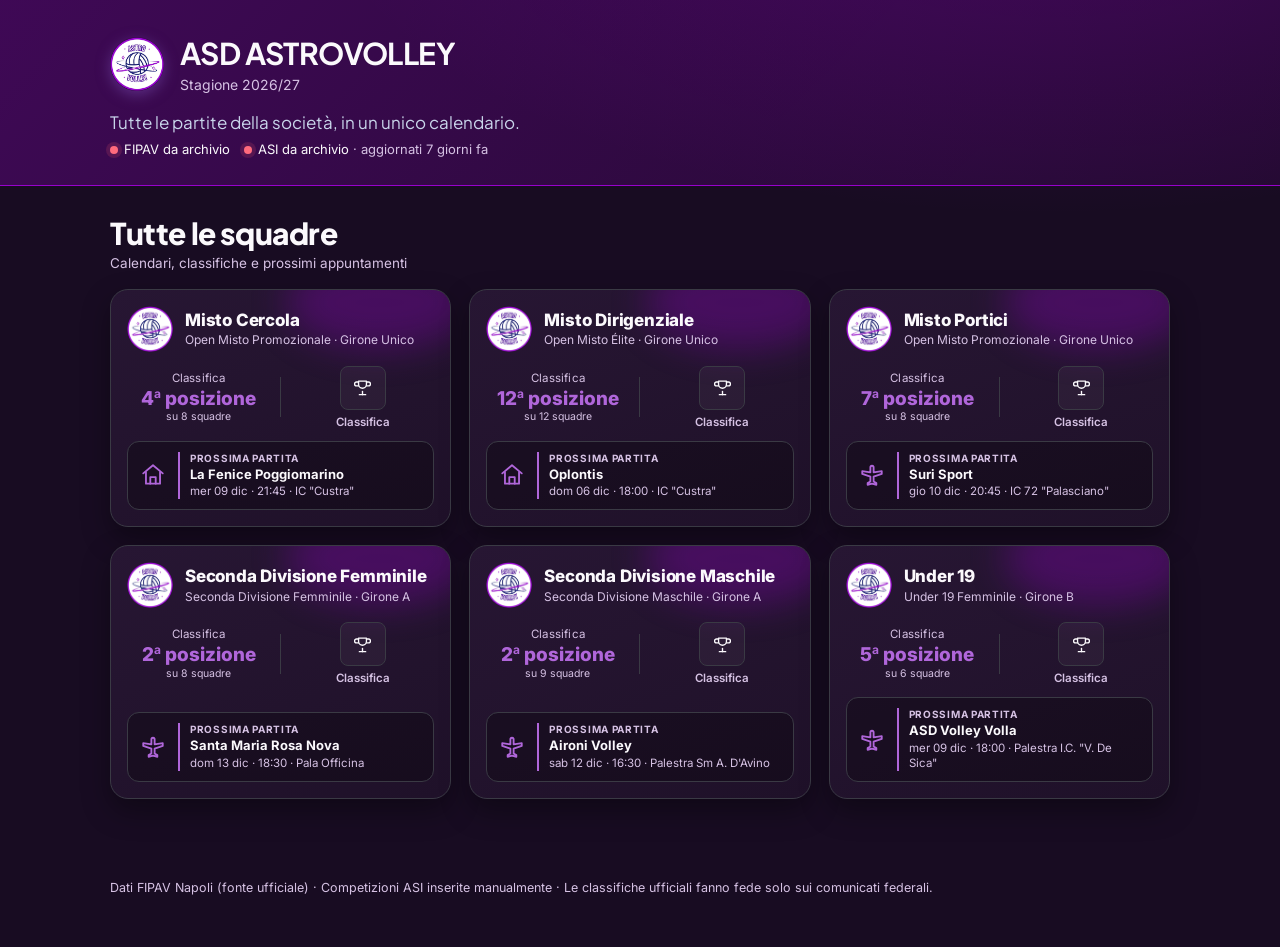
<file: site/index.html>
<!DOCTYPE html>
<html lang="it">
<head>
  <meta charset="UTF-8" />
  <meta name="viewport" content="width=device-width, initial-scale=1.0" />
  <title>ASD Astrovolley — Calendario e Classifiche</title>
  <meta name="description" content="Calendario unico di tutte le partite dell'ASD Astrovolley: campionati FIPAV e ASI, in ordine cronologico, con classifiche dei gironi." />
  <link rel="preconnect" href="https://fonts.googleapis.com" />
  <link rel="preconnect" href="https://fonts.gstatic.com" crossorigin />
  <link href="https://fonts.googleapis.com/css2?family=Inter:wght@400;500;600;700&family=Plus+Jakarta+Sans:wght@600;700;800&display=swap" rel="stylesheet" />
  <link rel="icon" type="image/png" href="assets/favicon.png" />
  <link rel="apple-touch-icon" href="assets/apple-touch-icon.png" />
  <link rel="manifest" href="manifest.json" />
  <meta name="theme-color" content="#180c22" />
  <link rel="stylesheet" href="styles.css" />
  <!-- Tema ufficiale: colori e animazioni, dopo gli stili strutturali. -->
  <link rel="stylesheet" href="tema.css" />
</head>
<body>
  <header class="hero">
    <div class="hero-inner">
      <div class="brand">
        <a class="brand-link" href="dirigenza/" title="Area dirigenza" aria-label="Area dirigenza">
          <img class="brand-mark" src="assets/logo-tondo.png" alt="Logo ASD Astrovolley" width="54" height="54" />
        </a>
        <div>
          <h1 id="societa">ASD Astrovolley</h1>
          <p class="season">Stagione <span id="stagione">—</span></p>
        </div>
      </div>
      <p class="tagline">Tutte le partite della società, in un unico calendario.</p>
        <p class="updated" id="updated">—</p>
    </div>
  </header>

  <main>
    <section id="landing" class="landing" hidden aria-label="Le nostre squadre">
      <div class="landing-head">
        <div>
          <h2 class="landing-title">Tutte le squadre</h2>
          <p class="landing-sub">Calendari, classifiche e prossimi appuntamenti</p>
        </div>
      </div>
      <div id="landing-grid" class="landing-grid"></div>
    </section>

    <div id="calendar-view">
    <button id="back-to-landing" class="back-btn" hidden>← Squadre</button>

    <!-- Vista squadra: classifica e giornata in corso. -->
    <div id="vista-squadra">
    <h2 id="team-title" class="page-title">Classifica</h2>

    <!-- Niente pannello attorno: la card e' gia' un riquadro. -->
    <section class="standings-card" aria-labelledby="standings-heading">
      <div class="card-top">
        <img class="club-logo" src="assets/logo-tondo.png" alt="Logo ASD Astrovolley"
             width="46" height="46" />
        <div>
          <h3 id="standings-heading" class="card-title">Classifica</h3>
          <p id="standings-sub" class="card-subtitle">—</p>
          <p class="card-comp"><span id="team-comp">—</span> · <span id="team-season">—</span></p>
        </div>
      </div>
      <div id="standings" class="standings"></div>
    </section>

    <section class="round-panel" aria-labelledby="round-heading">
      <div class="round-header">
        <h3 id="round-heading" class="round-title">Giornata in corso</h3>
        <button id="all-matches" class="all-matches-btn" type="button">
          <svg class="cal-icon" viewBox="0 0 24 24" width="15" height="15" aria-hidden="true">
            <rect x="3" y="5" width="18" height="16" rx="3" fill="none" stroke="currentColor" stroke-width="2"/>
            <path d="M3 10h18M8 3v4M16 3v4" fill="none" stroke="currentColor" stroke-width="2" stroke-linecap="round"/>
          </svg>
          Tutte le partite
        </button>
      </div>
      <div id="campionato" class="campionato"></div>
    </section>
    </div>

    <!-- Vista calendario: solo le partite, niente classifica ne' giornata.
         Vive sullo stesso indirizzo (?vista=calendario), cosi' il link si
         puo' condividere e il tasto Indietro torna alla vista squadra. -->
    <section id="vista-calendario" hidden aria-labelledby="cal-titolo">
      <div class="cal-head">
        <img class="cal-club-logo" src="assets/logo-tondo.png" alt="" width="44" height="44" />
        <div class="cal-head-text">
          <h2 id="cal-titolo" class="page-title">Calendario</h2>
          <p id="cal-comp" class="cal-comp">—</p>
        </div>
        <button id="vai-classifica" class="classifica-btn" type="button">
          <svg class="coppa-icon" viewBox="0 0 24 24" width="16" height="16" aria-hidden="true"
               fill="none" stroke="currentColor" stroke-width="1.7"
               stroke-linecap="round" stroke-linejoin="round">
            <path d="M8 21h8"/><path d="M12 17v4"/><path d="M7 4h10v4a5 5 0 0 1-10 0z"/>
            <path d="M17 5h2.5a2.5 2.5 0 0 1 0 5H17"/><path d="M7 5H4.5a2.5 2.5 0 0 0 0 5H7"/>
          </svg>
          Classifica
        </button>
      </div>

      <div class="cal-progress">
        <div class="progress-meta">
          <span id="progress-label">—</span>
          <span id="progress-ratio" class="progress-ratio">—</span>
        </div>
        <div class="progress-track" id="progress-bar" role="progressbar"
             aria-valuemin="0" aria-valuemax="100" aria-valuenow="0">
          <div class="progress-fill" id="progress-fill"></div>
        </div>
      </div>

      <div class="filter-pills" role="group" aria-label="Filtra le partite">
        <button class="pill" type="button" data-filtro="tutte">Tutte</button>
        <button class="pill" type="button" data-filtro="disputate">Disputate</button>
        <button class="pill" type="button" data-filtro="da-disputare">Da disputare</button>
      </div>

      <div id="calendar" class="calendario" aria-live="polite"></div>
    </section>
    </div>
  </main>

  <footer>
    <p>Dati FIPAV Napoli (fonte ufficiale) · Competizioni ASI inserite manualmente · Le classifiche ufficiali fanno fede solo sui comunicati federali.</p>
  </footer>

  <div id="match-modal" class="modal" hidden>
    <div class="modal-backdrop" data-close></div>
    <div class="modal-card" role="dialog" aria-modal="true" aria-label="Dettagli partita">
      <button class="modal-close" data-close aria-label="Chiudi">&times;</button>
      <div id="modal-content"></div>
    </div>
  </div>

  <!-- Ingrandimento del logo: si apre sopra la scheda dettagli, cosi' chi
       chiude l'immagine ritrova la partita dov'era. -->
  <div id="logo-lightbox" class="lightbox" hidden>
    <div class="lightbox-backdrop" data-lightbox-close></div>
    <figure class="lightbox-figure">
      <button class="lightbox-close" data-lightbox-close aria-label="Chiudi immagine">&times;</button>
      <img id="lightbox-img" alt="" />
      <figcaption class="lightbox-caption">
        <span id="lightbox-name"></span>
        <a id="lightbox-link" href="#" target="_blank" rel="noopener">Apri immagine</a>
        <span id="lightbox-note" class="lightbox-note"></span>
      </figcaption>
    </figure>
  </div>

  <script type="module" src="app.js"></script>
</body>
</html>
</file>
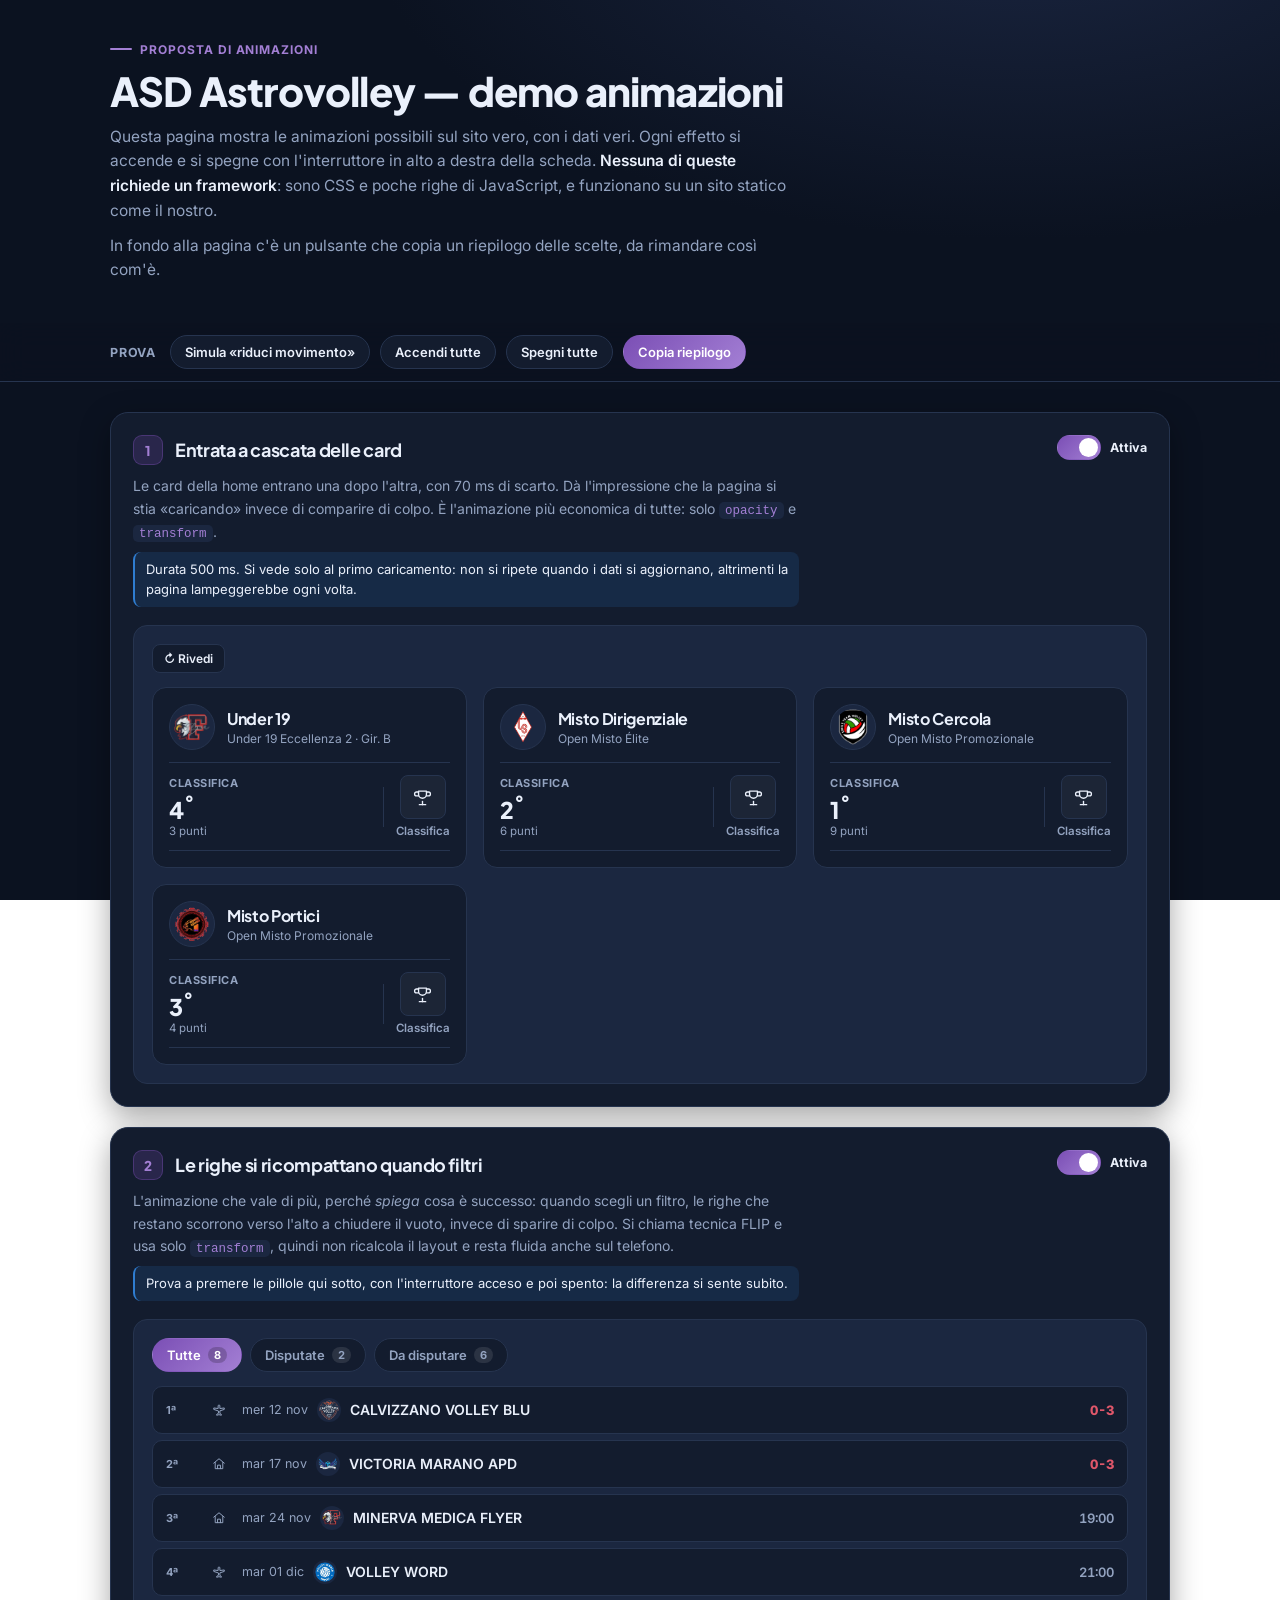
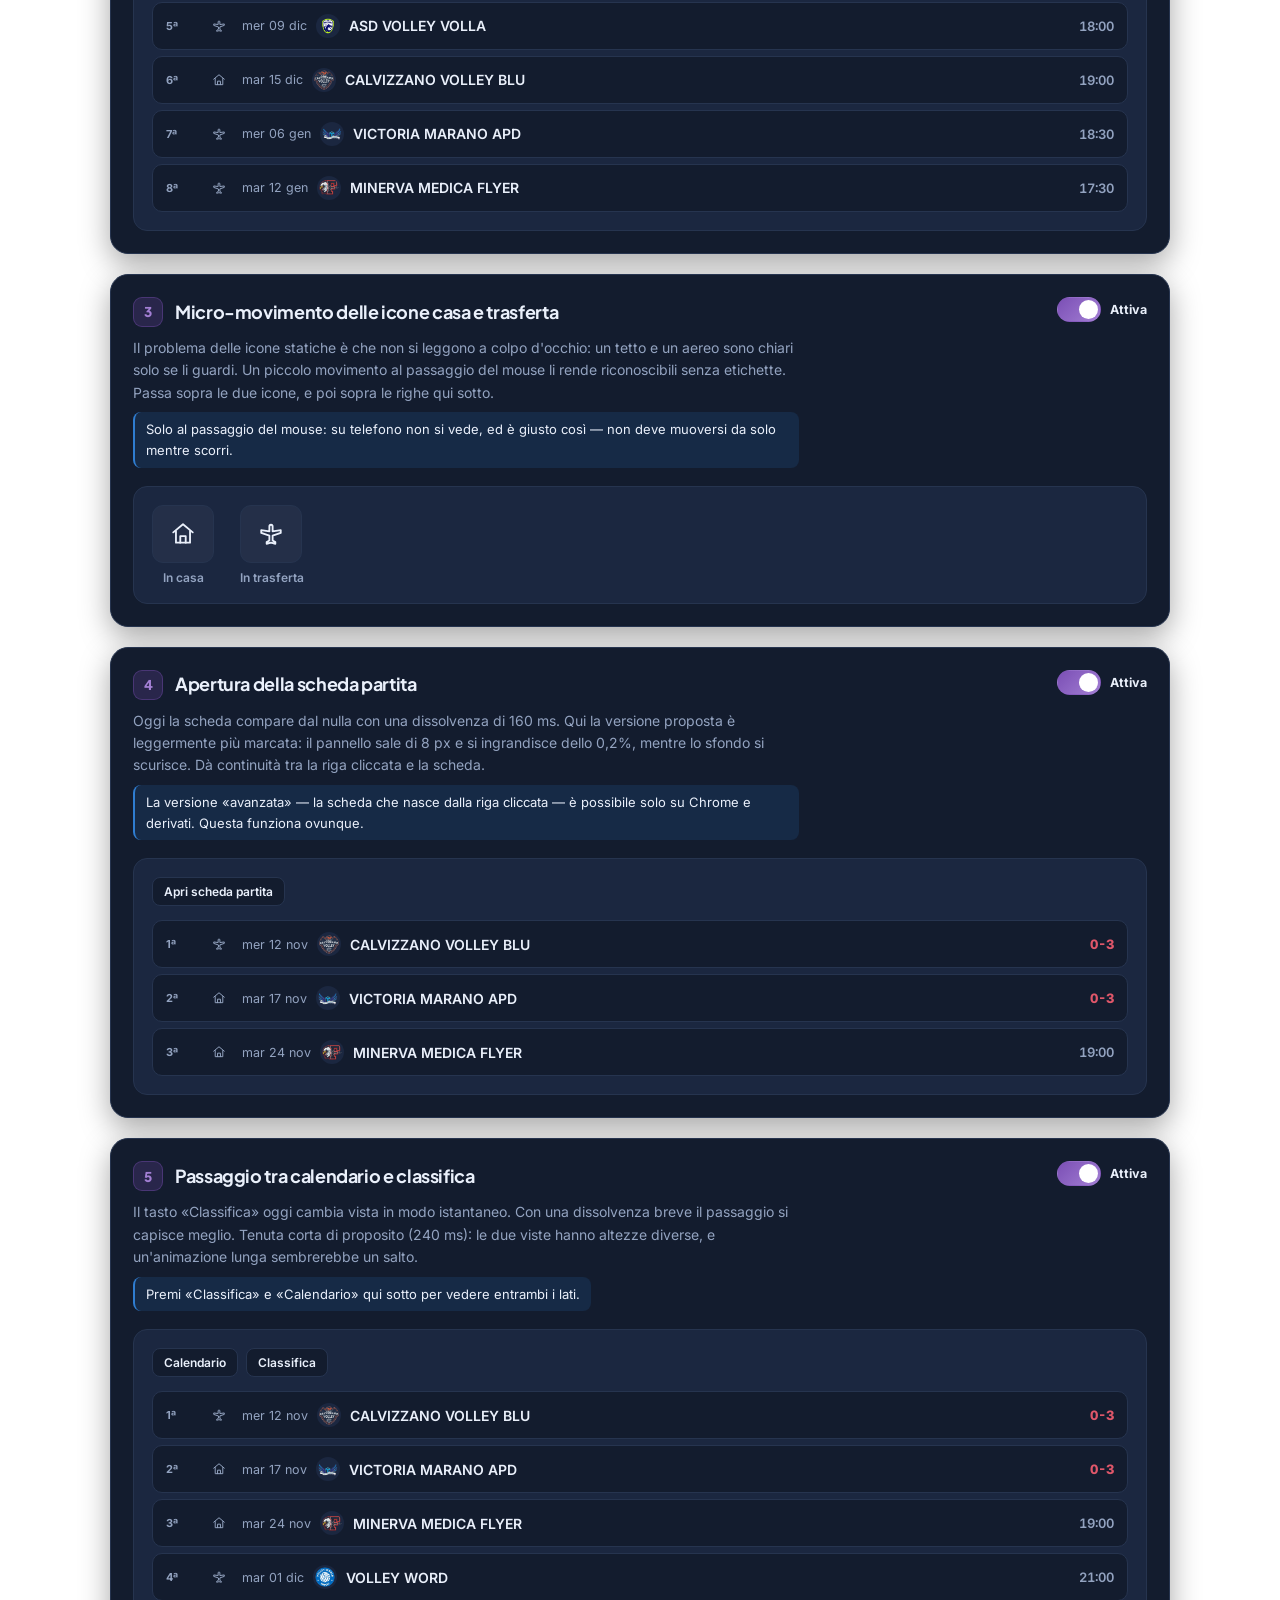
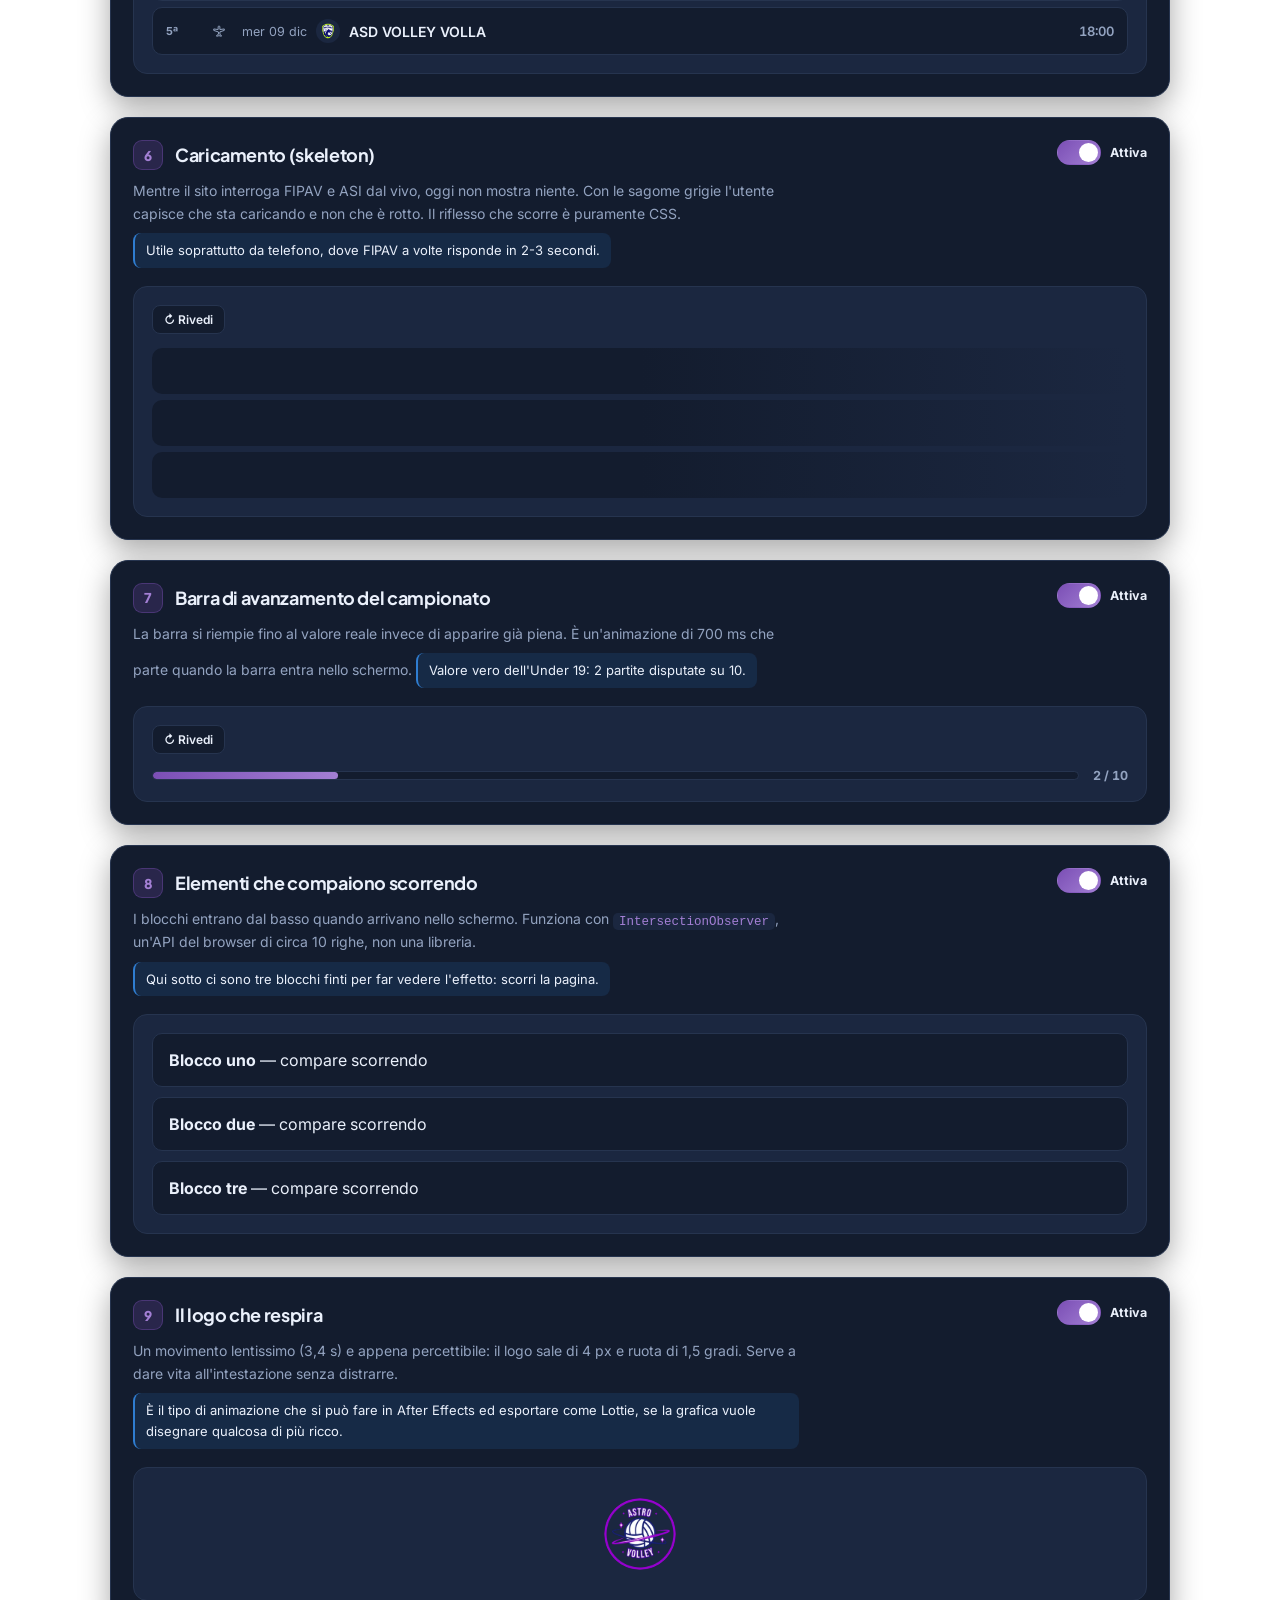
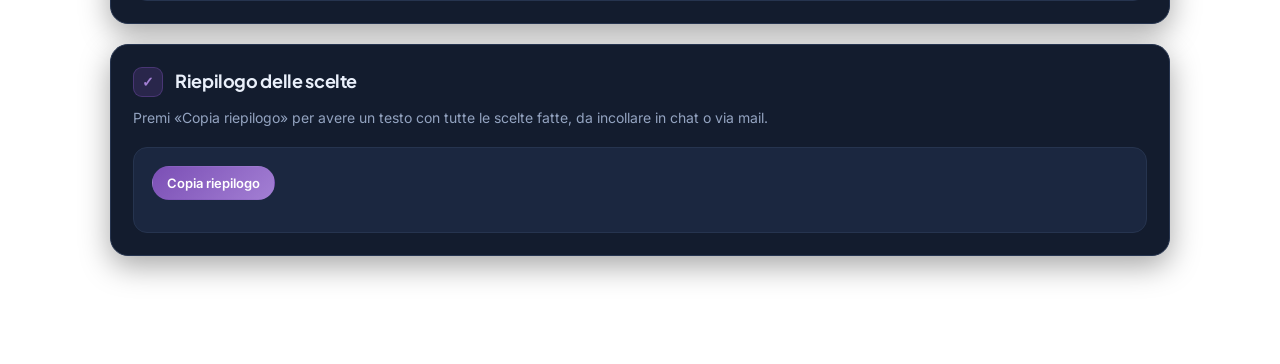
<file: site/demo/index.html>
<!DOCTYPE html>
<html lang="it">
<head>
<meta charset="UTF-8" />
<meta name="viewport" content="width=device-width, initial-scale=1.0" />
<title>Demo animazioni — ASD Astrovolley</title>
<meta name="robots" content="noindex" />
<link rel="preconnect" href="https://fonts.googleapis.com" />
<link rel="preconnect" href="https://fonts.gstatic.com" crossorigin />
<link href="https://fonts.googleapis.com/css2?family=Inter:wght@400;500;600;700&family=Plus+Jakarta+Sans:wght@600;700;800&display=swap" rel="stylesheet" />
<link rel="icon" type="image/png" href="../assets/favicon.png" />
<style>
:root {
  --bg: #0b1220;
  --surface: #131c2e;
  --surface-2: #1b2740;
  --line: #26344f;
  --text: #eaf0fb;
  --muted: #93a3c0;
  --accent: #7b4fb5;
  --accent-soft: #a37fd4;
  --on-accent: #ffffff;
  --fipav: #2f7dd1;
  --asi: #23b26d;
  --win: #23b26d;
  --loss: #e0576a;
  --astro: #a060c0;
  --radius: 14px;
  --shadow: 0 10px 30px rgba(0, 0, 0, 0.35);
}

* { box-sizing: border-box; }

body {
  margin: 0;
  font-family: "Inter", system-ui, -apple-system, Segoe UI, Roboto, sans-serif;
  background: radial-gradient(1200px 600px at 80% -10%, #1a2540 0%, var(--bg) 55%);
  background-attachment: fixed;
  color: var(--text);
  min-height: 100vh;
  -webkit-font-smoothing: antialiased;
}

h1, h2, h3, .display {
  font-family: "Plus Jakarta Sans", "Inter", sans-serif;
  letter-spacing: -0.02em;
  margin: 0;
}

/* ---------- Intestazione ---------- */
.top {
  max-width: 1100px;
  margin: 0 auto;
  padding: 34px 20px 8px;
}
.top-kicker {
  display: inline-flex;
  align-items: center;
  gap: 8px;
  font-size: 12px;
  font-weight: 700;
  letter-spacing: 0.08em;
  text-transform: uppercase;
  color: var(--accent-soft);
  margin-bottom: 12px;
}
.top-kicker::before {
  content: "";
  width: 22px;
  height: 2px;
  background: var(--accent-soft);
  border-radius: 2px;
}
.top h1 {
  font-size: clamp(26px, 4.4vw, 40px);
  font-weight: 800;
  line-height: 1.1;
  margin-bottom: 12px;
}
.top p {
  color: var(--muted);
  font-size: 15.5px;
  line-height: 1.6;
  max-width: 68ch;
  margin: 0 0 10px;
}
.top p strong { color: var(--text); font-weight: 600; }

/* ---------- Barra comandi ---------- */
.comandi {
  position: sticky;
  top: 0;
  z-index: 50;
  backdrop-filter: blur(14px);
  background: color-mix(in srgb, var(--bg) 82%, transparent);
  border-bottom: 1px solid var(--line);
  margin-top: 22px;
}
.comandi-inner {
  max-width: 1100px;
  margin: 0 auto;
  padding: 12px 20px;
  display: flex;
  align-items: center;
  gap: 10px;
  flex-wrap: wrap;
}
.comandi-label {
  font-size: 12.5px;
  font-weight: 700;
  color: var(--muted);
  text-transform: uppercase;
  letter-spacing: 0.06em;
  margin-right: 4px;
}
.btn {
  display: inline-flex;
  align-items: center;
  gap: 7px;
  padding: 8px 14px;
  border-radius: 999px;
  border: 1px solid var(--line);
  background: var(--surface);
  color: var(--text);
  font: inherit;
  font-size: 13px;
  font-weight: 600;
  cursor: pointer;
  transition: border-color .15s, background .15s, color .15s, transform .12s;
}
.btn:hover { border-color: var(--accent-soft); background: var(--surface-2); }
.btn:active { transform: scale(.97); }
.btn:focus-visible { outline: 2px solid var(--accent-soft); outline-offset: 2px; }
.btn-accent {
  background: linear-gradient(135deg, var(--accent), var(--accent-soft));
  border-color: transparent;
  color: var(--on-accent);
}
.btn-accent:hover { filter: brightness(1.08); background: linear-gradient(135deg, var(--accent), var(--accent-soft)); }

/* ---------- Sezioni ---------- */
main { max-width: 1100px; margin: 0 auto; padding: 30px 20px 90px; }

.sezione {
  background: var(--surface);
  border: 1px solid var(--line);
  border-radius: 18px;
  padding: 22px;
  margin-bottom: 20px;
  box-shadow: var(--shadow);
}
.sezione-head {
  display: flex;
  align-items: flex-start;
  justify-content: space-between;
  gap: 18px;
  flex-wrap: wrap;
  margin-bottom: 6px;
}
.sezione-titolo {
  display: flex;
  align-items: center;
  gap: 12px;
  flex: 1 1 320px;
}
.num {
  flex: none;
  width: 30px;
  height: 30px;
  border-radius: 9px;
  display: grid;
  place-items: center;
  font-family: "Plus Jakarta Sans", sans-serif;
  font-size: 13.5px;
  font-weight: 800;
  color: var(--accent-soft);
  background: color-mix(in srgb, var(--accent) 22%, transparent);
  border: 1px solid color-mix(in srgb, var(--accent) 40%, transparent);
}
.sezione h2 { font-size: 18px; font-weight: 700; line-height: 1.25; }
.sezione-desc {
  color: var(--muted);
  font-size: 14px;
  line-height: 1.6;
  margin: 10px 0 18px;
  max-width: 74ch;
}
.sezione-desc code {
  font-family: ui-monospace, SFMono-Regular, Menlo, monospace;
  font-size: 12.5px;
  background: var(--surface-2);
  padding: 1.5px 6px;
  border-radius: 5px;
  color: var(--accent-soft);
}
.sezione-desc .nota {
  display: inline-block;
  margin-top: 8px;
  padding: 7px 11px;
  border-radius: 8px;
  background: color-mix(in srgb, var(--fipav) 14%, transparent);
  border-left: 2px solid var(--fipav);
  font-size: 13px;
  color: var(--text);
}

/* ---------- Interruttore ---------- */
.switch {
  display: inline-flex;
  align-items: center;
  gap: 9px;
  cursor: pointer;
  user-select: none;
  flex: none;
}
.switch input { position: absolute; opacity: 0; width: 0; height: 0; }
.switch-track {
  width: 44px;
  height: 25px;
  border-radius: 999px;
  background: var(--surface-2);
  border: 1px solid var(--line);
  position: relative;
  transition: background .18s, border-color .18s;
}
.switch-track::after {
  content: "";
  position: absolute;
  top: 2px;
  left: 2px;
  width: 19px;
  height: 19px;
  border-radius: 50%;
  background: var(--muted);
  transition: transform .18s cubic-bezier(.22,.61,.36,1), background .18s;
}
.switch input:checked + .switch-track {
  background: linear-gradient(135deg, var(--accent), var(--accent-soft));
  border-color: transparent;
}
.switch input:checked + .switch-track::after {
  transform: translateX(19px);
  background: #fff;
}
.switch input:focus-visible + .switch-track {
  outline: 2px solid var(--accent-soft);
  outline-offset: 2px;
}
.switch-testo { font-size: 12.5px; font-weight: 700; color: var(--muted); }
.switch input:checked ~ .switch-testo { color: var(--text); }

/* ---------- Area demo ---------- */
.demo {
  border-radius: 14px;
  background: var(--surface-2);
  border: 1px solid var(--line);
  padding: 18px;
  position: relative;
  overflow: hidden;
}
.demo-toolbar {
  display: flex;
  gap: 8px;
  flex-wrap: wrap;
  margin-bottom: 14px;
  align-items: center;
}
.btn-mini {
  padding: 6px 11px;
  font-size: 12px;
  border-radius: 8px;
  border: 1px solid var(--line);
  background: var(--surface);
  color: var(--text);
  font: inherit;
  font-size: 12px;
  font-weight: 600;
  cursor: pointer;
  transition: border-color .15s, background .15s;
}
.btn-mini:hover { border-color: var(--accent-soft); background: var(--surface-2); }
.btn-mini:focus-visible { outline: 2px solid var(--accent-soft); outline-offset: 2px; }

/* ---------- Card squadra (replica fedele) ---------- */
.grid-squadre {
  display: grid;
  grid-template-columns: repeat(auto-fit, minmax(250px, 1fr));
  gap: 16px;
}
.team-card {
  position: relative;
  display: flex;
  flex-direction: column;
  gap: 12px;
  padding: 16px;
  border-radius: var(--radius);
  background: var(--surface);
  border: 1px solid var(--line);
  transition: border-color .16s ease, transform .16s ease, box-shadow .16s ease;
}
.team-card:hover {
  border-color: var(--accent-soft);
  transform: translateY(-2px);
  box-shadow: 0 14px 34px rgba(0,0,0,.4);
}
.team-head { display: flex; align-items: center; gap: 12px; }
.team-logo {
  width: 46px; height: 46px; flex: none;
  border-radius: 50%;
  object-fit: contain;
  background: var(--surface-2);
  border: 1px solid var(--line);
  padding: 4px;
}
.team-name { font-size: 16px; font-weight: 700; }
.team-comp { font-size: 12px; color: var(--muted); margin: 2px 0 0; }
.team-middle {
  display: grid;
  grid-template-columns: 1fr 1px auto;
  gap: 12px;
  align-items: center;
  padding: 12px 0;
  border-top: 1px solid var(--line);
  border-bottom: 1px solid var(--line);
}
.rank-label { font-size: 11px; text-transform: uppercase; letter-spacing: .05em; color: var(--muted); font-weight: 700; }
.rank-value { font-size: 23px; font-weight: 800; font-family: "Plus Jakarta Sans", sans-serif; }
.rank-total { font-size: 11.5px; color: var(--muted); }
.v-sep { width: 1px; height: 40px; background: var(--line); }
.team-actions { display: flex; align-items: center; gap: 14px; }
.action-item {
  display: flex; flex-direction: column; align-items: center; gap: 5px;
  min-height: 44px;
  color: var(--muted);
  font-size: 11.5px; font-weight: 600;
  text-decoration: none;
  cursor: pointer;
}
.action-box {
  width: 46px; height: 44px;
  border-radius: 8px;
  border: 1.5px solid var(--line);
  background: rgba(255,255,255,.04);
  display: grid; place-items: center;
  color: var(--text);
  transition: border-color .16s ease, background .16s ease;
}
.action-item:hover .action-box {
  border-color: var(--accent);
  background: color-mix(in srgb, var(--accent) 18%, transparent);
}

/* ---------- Riga partita (replica) ---------- */
.calendario { display: flex; flex-direction: column; gap: 6px; }
.fixture-row {
  display: grid;
  grid-template-columns: auto auto 1fr auto;
  align-items: center;
  gap: 12px;
  padding: 11px 13px;
  border-radius: 10px;
  background: var(--surface);
  border: 1px solid var(--line);
  cursor: pointer;
  transition: border-color .16s ease, background .16s ease;
}
.fixture-row:hover { border-color: var(--accent-soft); background: var(--surface-2); }
.fixture-row:focus-visible { outline: 2px solid var(--accent-soft); outline-offset: 2px; }
.round-col { font-size: 11px; color: var(--muted); font-weight: 700; min-width: 30px; }
.date-col { font-size: 12.5px; color: var(--muted); white-space: nowrap; }
.ha-tag { display: grid; place-items: center; width: 22px; color: var(--muted); }
.fixture-main { display: flex; align-items: center; gap: 9px; min-width: 0; }
.fixture-logo { width: 24px; height: 24px; flex: none; object-fit: contain; border-radius: 50%; background: var(--surface-2); padding: 2px; }
.fixture-avv { font-size: 14px; font-weight: 600; overflow: hidden; text-overflow: ellipsis; white-space: nowrap; }
.fixture-esito { font-size: 13px; font-weight: 800; font-variant-numeric: tabular-nums; white-space: nowrap; }
.esito-win { color: var(--win); }
.esito-loss { color: var(--loss); }
.esito-futura { color: var(--muted); font-weight: 600; }

/* ---------- Pillole ---------- */
.filter-pills { display: flex; flex-wrap: wrap; gap: 8px; margin-bottom: 14px; }
.pill {
  display: inline-flex; align-items: center; gap: 7px;
  padding: 8px 14px;
  border: 1px solid var(--line);
  border-radius: 999px;
  background: var(--surface);
  color: var(--muted);
  font: inherit; font-size: 13px; font-weight: 600;
  cursor: pointer;
  transition: border-color .15s, color .15s, background .15s;
}
.pill:hover { border-color: var(--accent-soft); color: var(--text); }
.pill:focus-visible { outline: 2px solid var(--accent-soft); outline-offset: 2px; }
.pill.active {
  border-color: transparent;
  background: linear-gradient(135deg, var(--accent), var(--accent-soft));
  color: var(--on-accent);
}
.pill-count {
  font-size: 11px; font-weight: 700;
  padding: 1px 6px; border-radius: 999px;
  background: rgba(255,255,255,.1);
  font-variant-numeric: tabular-nums;
}
.pill.active .pill-count { background: rgba(0,0,0,.2); }

/* ---------- Classifica ---------- */
.standings { display: flex; flex-direction: column; gap: 5px; }
.team-row {
  display: grid;
  grid-template-columns: auto 1fr auto;
  align-items: center;
  gap: 12px;
  padding: 10px 13px;
  border-radius: 9px;
  background: var(--surface);
  border: 1px solid var(--line);
  font-size: 13.5px;
}
.team-row.noi {
  border-color: var(--accent);
  background: color-mix(in srgb, var(--accent) 13%, var(--surface));
}
.pos { font-weight: 800; font-size: 12.5px; color: var(--muted); min-width: 16px; }
.team-row.noi .pos { color: var(--accent-soft); }
.pts { font-weight: 800; font-variant-numeric: tabular-nums; }

/* ---------- Scheda partita ---------- */
.modal {
  position: fixed; inset: 0; z-index: 100;
  display: grid; place-items: center;
  padding: 20px;
  background: rgba(4, 8, 16, .68);
  backdrop-filter: blur(3px);
}
.modal[hidden] { display: none !important; }
.modal-box {
  width: min(440px, 100%);
  background: var(--surface);
  border: 1px solid var(--line);
  border-radius: 16px;
  padding: 22px;
  box-shadow: 0 24px 60px rgba(0,0,0,.55);
  animation: modal-in .16s ease-out;
}
@keyframes modal-in {
  from { opacity: 0; transform: translateY(8px) scale(.98); }
  to { opacity: 1; transform: none; }
}
.modal-tag { font-size: 11px; text-transform: uppercase; letter-spacing: .07em; color: var(--accent-soft); font-weight: 800; margin-bottom: 8px; }
.modal-title { font-size: 19px; font-weight: 700; margin-bottom: 6px; }
.modal-meta { font-size: 13px; color: var(--muted); line-height: 1.65; }
.modal-close {
  margin-top: 18px;
  width: 100%;
  padding: 11px;
  border-radius: 10px;
  border: 1px solid var(--line);
  background: var(--surface-2);
  color: var(--text);
  font: inherit; font-weight: 700; font-size: 13.5px;
  cursor: pointer;
  transition: border-color .15s, background .15s;
}
.modal-close:hover { border-color: var(--accent-soft); }

/* ---------- Skeleton ---------- */
.skeleton-row {
  height: 46px;
  border-radius: 10px;
  background: linear-gradient(90deg, var(--surface) 25%, var(--surface-2) 50%, var(--surface) 75%);
  background-size: 200% 100%;
  animation: shimmer 1.25s infinite linear;
}
@keyframes shimmer {
  from { background-position: 200% 0; }
  to { background-position: -200% 0; }
}

/* ---------- Barra avanzamento ---------- */
.progress-wrap { display: flex; align-items: center; gap: 14px; }
.progress-track {
  flex: 1;
  height: 9px;
  border-radius: 999px;
  background: var(--surface);
  border: 1px solid var(--line);
  overflow: hidden;
}
.progress-fill {
  height: 100%;
  width: 20%;
  border-radius: 999px;
  background: linear-gradient(90deg, var(--accent), var(--accent-soft));
  transition: width .7s cubic-bezier(.22,.61,.36,1);
}
.progress-label { font-size: 12.5px; font-weight: 700; color: var(--muted); font-variant-numeric: tabular-nums; white-space: nowrap; }

/* ---------- Icona in movimento ---------- */
.icona-demo { display: flex; gap: 26px; align-items: center; flex-wrap: wrap; }
.icona-box {
  width: 62px; height: 58px;
  border-radius: 11px;
  border: 1.5px solid var(--line);
  background: rgba(255,255,255,.04);
  display: grid; place-items: center;
  color: var(--text);
  cursor: pointer;
}
.icona-etichetta { font-size: 12px; color: var(--muted); text-align: center; margin-top: 7px; font-weight: 600; }

/* ---------- Riepilogo ---------- */
.riepilogo-box {
  margin-top: 16px;
  padding: 14px;
  border-radius: 10px;
  background: var(--bg);
  border: 1px dashed var(--line);
  font-family: ui-monospace, SFMono-Regular, Menlo, monospace;
  font-size: 12.5px;
  line-height: 1.75;
  color: var(--muted);
  white-space: pre-wrap;
  display: none;
}
.riepilogo-box.visibile { display: block; }

/* ---------- Avviso riduzione movimento ---------- */
.avviso-rm {
  display: none;
  align-items: center;
  gap: 10px;
  padding: 11px 14px;
  border-radius: 10px;
  background: color-mix(in srgb, var(--win) 14%, transparent);
  border-left: 3px solid var(--win);
  font-size: 13px;
  color: var(--text);
  margin-bottom: 18px;
}
.avviso-rm.visibile { display: flex; }

/* ---------- Ancore ai titoli ---------- */
.sezione { scroll-margin-top: 76px; }

/* ---------- Responsive ---------- */
@media (max-width: 560px) {
  .sezione { padding: 17px; }
  .demo { padding: 14px; }
  .fixture-row { grid-template-columns: auto 1fr auto; gap: 9px; }
  .round-col { display: none; }
  .date-col { font-size: 11.5px; }
  .top { padding-top: 24px; }
}

/* =========================================================
   ANIMAZIONI — tutte disattivabili.
   Il corpo riceve .anim-off-<nome> quando l'interruttore e' spento,
   e .rm quando si simula prefers-reduced-motion.
   ========================================================= */

/* A — entrata a cascata delle card */
@keyframes card-in {
  from { opacity: 0; transform: translateY(16px) scale(.985); }
  to { opacity: 1; transform: none; }
}
body:not(.off-cards):not(.rm) .grid-squadre.animate .team-card {
  animation: card-in .5s cubic-bezier(.22,.61,.36,1) backwards;
}
body:not(.off-cards):not(.rm) .grid-squadre.animate .team-card:nth-child(1) { animation-delay: 0ms; }
body:not(.off-cards):not(.rm) .grid-squadre.animate .team-card:nth-child(2) { animation-delay: 70ms; }
body:not(.off-cards):not(.rm) .grid-squadre.animate .team-card:nth-child(3) { animation-delay: 140ms; }
body:not(.off-cards):not(.rm) .grid-squadre.animate .team-card:nth-child(4) { animation-delay: 210ms; }

/* B — FLIP: le righe scorrono quando si filtra */
body:not(.off-flip):not(.rm) .fixture-row.flip-in {
  transition: transform .42s cubic-bezier(.22,.61,.36,1);
}
body:not(.off-flip):not(.rm) .fixture-row.flip-fade {
  transition: opacity .28s ease, transform .42s cubic-bezier(.22,.61,.36,1);
}

/* C — micro-movimento icone */
body:not(.off-icons):not(.rm) .icona-box:hover .ico-casa { animation: casa-settle .55s cubic-bezier(.34,1.56,.64,1); }
@keyframes casa-settle {
  0% { transform: translateY(0) scale(1); }
  35% { transform: translateY(-3px) scale(1.06); }
  100% { transform: translateY(0) scale(1); }
}
body:not(.off-icons):not(.rm) .icona-box:hover .ico-aereo { animation: aereo-vola .7s cubic-bezier(.34,1.56,.64,1); }
@keyframes aereo-vola {
  0% { transform: translate(0,0) rotate(0); }
  45% { transform: translate(4px,-4px) rotate(-9deg); }
  100% { transform: translate(0,0) rotate(0); }
}
body:not(.off-icons):not(.rm) .fixture-row:hover .ico-aereo-mini { animation: aereo-vola .7s cubic-bezier(.34,1.56,.64,1); }
body:not(.off-icons):not(.rm) .fixture-row:hover .ico-casa-mini { animation: casa-settle .55s cubic-bezier(.34,1.56,.64,1); }

/* D — apertura scheda partita */
body:not(.off-modal):not(.rm) .modal-box { animation: modal-in .22s cubic-bezier(.22,.61,.36,1); }
body.off-modal .modal-box { animation: none; }
body:not(.off-modal):not(.rm) .modal-backdrop-fade { animation: backdrop-in .22s ease-out; }
@keyframes backdrop-in { from { opacity: 0; } to { opacity: 1; } }

/* E — dissolvenza tra calendario e classifica */
@keyframes view-in {
  from { opacity: 0; transform: translateY(6px); }
  to { opacity: 1; transform: none; }
}
body:not(.off-view):not(.rm) .vista.entra {
  animation: view-in .24s cubic-bezier(.22,.61,.36,1);
}

/* F — skeleton */
body.off-skeleton .skeleton-row { animation: none; }

/* G — barra avanzamento */
body.off-progress .progress-fill { transition: none; }

/* H — scroll reveal */
@keyframes reveal-in {
  from { opacity: 0; transform: translateY(22px); }
  to { opacity: 1; transform: none; }
}
body:not(.off-reveal):not(.rm) .reveal {
  opacity: 0;
}
body:not(.off-reveal):not(.rm) .reveal.visto {
  animation: reveal-in .55s cubic-bezier(.22,.61,.36,1) forwards;
}

/* I — logo che respira */
@keyframes respira {
  0%, 100% { transform: translateY(0) rotate(0); }
  50% { transform: translateY(-4px) rotate(-1.5deg); }
}
body:not(.off-logo):not(.rm) .logo-fluttua { animation: respira 3.4s ease-in-out infinite; }

/* Riduzione movimento: tutto si ferma, ma nulla sparisce */
body.rm *, body.rm *::before, body.rm *::after {
  animation-duration: .001ms !important;
  animation-iteration-count: 1 !important;
  transition-duration: .001ms !important;
  scroll-behavior: auto !important;
}
body.rm .reveal { opacity: 1 !important; }

@media (prefers-reduced-motion: reduce) {
  *, *::before, *::after {
    animation-duration: .001ms !important;
    animation-iteration-count: 1 !important;
    transition-duration: .001ms !important;
  }
  .reveal { opacity: 1 !important; }
}
</style>
</head>
<body>

<header class="top">
  <div class="top-kicker">Proposta di animazioni</div>
  <h1>ASD Astrovolley — demo animazioni</h1>
  <p>
    Questa pagina mostra le animazioni possibili sul sito vero, con i dati veri.
    Ogni effetto si accende e si spegne con l'interruttore in alto a destra della
    scheda. <strong>Nessuna di queste richiede un framework</strong>: sono CSS e
    poche righe di JavaScript, e funzionano su un sito statico come il nostro.
  </p>
  <p>
    In fondo alla pagina c'è un pulsante che copia un riepilogo delle scelte, da
    rimandare così com'è.
  </p>
</header>

<div class="comandi">
  <div class="comandi-inner">
    <span class="comandi-label">Prova</span>
    <button class="btn" id="btn-rm" type="button">Simula «riduci movimento»</button>
    <button class="btn" id="btn-tutti-on" type="button">Accendi tutte</button>
    <button class="btn" id="btn-tutti-off" type="button">Spegni tutte</button>
    <button class="btn btn-accent" id="btn-riepilogo" type="button">Copia riepilogo</button>
  </div>
</div>

<main>
  <div class="avviso-rm" id="avviso-rm">
    <strong>Riduzione movimento attiva.</strong>
    Questa è la modalità per chi ha disturbi vestibolari o emicrania: le animazioni
    si fermano, il contenuto resta tutto visibile. Il sistema operativo lo segnala
    da solo, quindi non serve un pulsante nel sito.
  </div>

  <!-- ============ 1. Entrata card ============ -->
  <section class="sezione" id="s1">
    <div class="sezione-head">
      <div class="sezione-titolo">
        <span class="num">1</span>
        <h2>Entrata a cascata delle card</h2>
      </div>
      <label class="switch">
        <input type="checkbox" data-anim="cards" checked />
        <span class="switch-track"></span>
        <span class="switch-testo">Attiva</span>
      </label>
    </div>
    <p class="sezione-desc">
      Le card della home entrano una dopo l'altra, con 70 ms di scarto. Dà
      l'impressione che la pagina si stia «caricando» invece di comparire di
      colpo. È l'animazione più economica di tutte: solo <code>opacity</code> e
      <code>transform</code>.
      <span class="nota">Durata 500 ms. Si vede solo al primo caricamento: non si ripete quando i dati si aggiornano, altrimenti la pagina lampeggerebbe ogni volta.</span>
    </p>
    <div class="demo">
      <div class="demo-toolbar">
        <button class="btn-mini" data-replay="cards" type="button">↻ Rivedi</button>
      </div>
      <div class="grid-squadre animate" id="grid-squadre"></div>
    </div>
  </section>

  <!-- ============ 2. FLIP filtri ============ -->
  <section class="sezione" id="s2">
    <div class="sezione-head">
      <div class="sezione-titolo">
        <span class="num">2</span>
        <h2>Le righe si ricompattano quando filtri</h2>
      </div>
      <label class="switch">
        <input type="checkbox" data-anim="flip" checked />
        <span class="switch-track"></span>
        <span class="switch-testo">Attiva</span>
      </label>
    </div>
    <p class="sezione-desc">
      L'animazione che vale di più, perché <em>spiega</em> cosa è successo: quando
      scegli un filtro, le righe che restano scorrono verso l'alto a chiudere il
      vuoto, invece di sparire di colpo. Si chiama tecnica FLIP e usa solo
      <code>transform</code>, quindi non ricalcola il layout e resta fluida anche
      sul telefono.
      <span class="nota">Prova a premere le pillole qui sotto, con l'interruttore acceso e poi spento: la differenza si sente subito.</span>
    </p>
    <div class="demo">
      <div class="filter-pills" id="pillole-demo"></div>
      <div class="calendario" id="calendario-demo"></div>
    </div>
  </section>

  <!-- ============ 3. Icone ============ -->
  <section class="sezione" id="s3">
    <div class="sezione-head">
      <div class="sezione-titolo">
        <span class="num">3</span>
        <h2>Micro-movimento delle icone casa e trasferta</h2>
      </div>
      <label class="switch">
        <input type="checkbox" data-anim="icons" checked />
        <span class="switch-track"></span>
        <span class="switch-testo">Attiva</span>
      </label>
    </div>
    <p class="sezione-desc">
      Il problema delle icone statiche è che non si leggono a colpo d'occhio: un
      tetto e un aereo sono chiari solo se li guardi. Un piccolo movimento al
      passaggio del mouse li rende riconoscibili senza etichette. Passa sopra le
      due icone, e poi sopra le righe qui sotto.
      <span class="nota">Solo al passaggio del mouse: su telefono non si vede, ed è giusto così — non deve muoversi da solo mentre scorri.</span>
    </p>
    <div class="demo">
      <div class="icona-demo">
        <div>
          <div class="icona-box" tabindex="0">
            <svg class="ico-casa" width="26" height="26" viewBox="0 0 24 24" fill="none" stroke="currentColor" stroke-width="1.7" stroke-linecap="round" stroke-linejoin="round"><path d="M3 10.5 12 3l9 7.5"/><path d="M5.5 9.5V20h13V9.5"/><path d="M9.5 20v-6h5v6"/></svg>
          </div>
          <div class="icona-etichetta">In casa</div>
        </div>
        <div>
          <div class="icona-box" tabindex="0">
            <svg class="ico-aereo" width="26" height="26" viewBox="0 0 24 24" fill="none" stroke="currentColor" stroke-width="1.7" stroke-linecap="round" stroke-linejoin="round"><path d="M10.5 13.5 3 11V8.5l7.5 1V5a1.5 1.5 0 0 1 3 0v4.5l7.5-1V11l-7.5 2.5V18l2.5 1.5V21L12 20l-4 1v-1.5L10.5 18z"/></svg>
          </div>
          <div class="icona-etichetta">In trasferta</div>
        </div>
      </div>
    </div>
  </section>

  <!-- ============ 4. Scheda partita ============ -->
  <section class="sezione" id="s4">
    <div class="sezione-head">
      <div class="sezione-titolo">
        <span class="num">4</span>
        <h2>Apertura della scheda partita</h2>
      </div>
      <label class="switch">
        <input type="checkbox" data-anim="modal" checked />
        <span class="switch-track"></span>
        <span class="switch-testo">Attiva</span>
      </label>
    </div>
    <p class="sezione-desc">
      Oggi la scheda compare dal nulla con una dissolvenza di 160 ms. Qui la
      versione proposta è leggermente più marcata: il pannello sale di 8 px e si
      ingrandisce dello 0,2%, mentre lo sfondo si scurisce. Dà continuità tra la
      riga cliccata e la scheda.
      <span class="nota">La versione «avanzata» — la scheda che nasce dalla riga cliccata — è possibile solo su Chrome e derivati. Questa funziona ovunque.</span>
    </p>
    <div class="demo">
      <div class="demo-toolbar">
        <button class="btn-mini" id="apri-modal" type="button">Apri scheda partita</button>
      </div>
      <div class="calendario" id="calendario-modal"></div>
    </div>
  </section>

  <!-- ============ 5. Cambio vista ============ -->
  <section class="sezione" id="s5">
    <div class="sezione-head">
      <div class="sezione-titolo">
        <span class="num">5</span>
        <h2>Passaggio tra calendario e classifica</h2>
      </div>
      <label class="switch">
        <input type="checkbox" data-anim="view" checked />
        <span class="switch-track"></span>
        <span class="switch-testo">Attiva</span>
      </label>
    </div>
    <p class="sezione-desc">
      Il tasto «Classifica» oggi cambia vista in modo istantaneo. Con una
      dissolvenza breve il passaggio si capisce meglio. Tenuta corta di proposito
      (240 ms): le due viste hanno altezze diverse, e un'animazione lunga
      sembrerebbe un salto.
      <span class="nota">Premi «Classifica» e «Calendario» qui sotto per vedere entrambi i lati.</span>
    </p>
    <div class="demo">
      <div class="demo-toolbar">
        <button class="btn-mini" id="vai-cal" type="button">Calendario</button>
        <button class="btn-mini" id="vai-class" type="button">Classifica</button>
      </div>
      <div class="vista" id="vista-demo"></div>
    </div>
  </section>

  <!-- ============ 6. Skeleton ============ -->
  <section class="sezione" id="s6">
    <div class="sezione-head">
      <div class="sezione-titolo">
        <span class="num">6</span>
        <h2>Caricamento (skeleton)</h2>
      </div>
      <label class="switch">
        <input type="checkbox" data-anim="skeleton" checked />
        <span class="switch-track"></span>
        <span class="switch-testo">Attiva</span>
      </label>
    </div>
    <p class="sezione-desc">
      Mentre il sito interroga FIPAV e ASI dal vivo, oggi non mostra niente.
      Con le sagome grigie l'utente capisce che sta caricando e non che è rotto.
      Il riflesso che scorre è puramente CSS.
      <span class="nota">Utile soprattutto da telefono, dove FIPAV a volte risponde in 2-3 secondi.</span>
    </p>
    <div class="demo">
      <div class="demo-toolbar">
        <button class="btn-mini" id="replay-skeleton" type="button">↻ Rivedi</button>
      </div>
      <div class="calendario" id="skeleton-demo">
        <div class="skeleton-row"></div>
        <div class="skeleton-row"></div>
        <div class="skeleton-row"></div>
      </div>
    </div>
  </section>

  <!-- ============ 7. Barra ============ -->
  <section class="sezione" id="s7">
    <div class="sezione-head">
      <div class="sezione-titolo">
        <span class="num">7</span>
        <h2>Barra di avanzamento del campionato</h2>
      </div>
      <label class="switch">
        <input type="checkbox" data-anim="progress" checked />
        <span class="switch-track"></span>
        <span class="switch-testo">Attiva</span>
      </label>
    </div>
    <p class="sezione-desc">
      La barra si riempie fino al valore reale invece di apparire già piena.
      È un'animazione di 700 ms che parte quando la barra entra nello schermo.
      <span class="nota">Valore vero dell'Under 19: 2 partite disputate su 10.</span>
    </p>
    <div class="demo">
      <div class="demo-toolbar">
        <button class="btn-mini" id="replay-progress" type="button">↻ Rivedi</button>
      </div>
      <div class="progress-wrap">
        <div class="progress-track"><div class="progress-fill" id="progress-fill"></div></div>
        <span class="progress-label" id="progress-label">2 / 10</span>
      </div>
    </div>
  </section>

  <!-- ============ 8. Scroll reveal ============ -->
  <section class="sezione" id="s8">
    <div class="sezione-head">
      <div class="sezione-titolo">
        <span class="num">8</span>
        <h2>Elementi che compaiono scorrendo</h2>
      </div>
      <label class="switch">
        <input type="checkbox" data-anim="reveal" checked />
        <span class="switch-track"></span>
        <span class="switch-testo">Attiva</span>
      </label>
    </div>
    <p class="sezione-desc">
      I blocchi entrano dal basso quando arrivano nello schermo. Funziona con
      <code>IntersectionObserver</code>, un'API del browser di circa 10 righe, non
      una libreria.
      <span class="nota">Qui sotto ci sono tre blocchi finti per far vedere l'effetto: scorri la pagina.</span>
    </p>
    <div class="demo">
      <div class="reveal" style="padding:16px;border-radius:10px;background:var(--surface);border:1px solid var(--line);margin-bottom:10px;">
        <strong>Blocco uno</strong> — compare scorrendo
      </div>
      <div class="reveal" style="padding:16px;border-radius:10px;background:var(--surface);border:1px solid var(--line);margin-bottom:10px;">
        <strong>Blocco due</strong> — compare scorrendo
      </div>
      <div class="reveal" style="padding:16px;border-radius:10px;background:var(--surface);border:1px solid var(--line);">
        <strong>Blocco tre</strong> — compare scorrendo
      </div>
    </div>
  </section>

  <!-- ============ 9. Logo ============ -->
  <section class="sezione" id="s9">
    <div class="sezione-head">
      <div class="sezione-titolo">
        <span class="num">9</span>
        <h2>Il logo che respira</h2>
      </div>
      <label class="switch">
        <input type="checkbox" data-anim="logo" checked />
        <span class="switch-track"></span>
        <span class="switch-testo">Attiva</span>
      </label>
    </div>
    <p class="sezione-desc">
      Un movimento lentissimo (3,4 s) e appena percettibile: il logo sale di 4 px
      e ruota di 1,5 gradi. Serve a dare vita all'intestazione senza distrarre.
      <span class="nota">È il tipo di animazione che si può fare in After Effects ed esportare come Lottie, se la grafica vuole disegnare qualcosa di più ricco.</span>
    </p>
    <div class="demo" style="display:grid;place-items:center;padding:30px;">
      <img class="logo-fluttua" src="../assets/logo.webp" alt="Logo ASD Astrovolley" width="72" height="72" style="border-radius:50%;" />
    </div>
  </section>

  <!-- ============ Riepilogo ============ -->
  <section class="sezione" id="s-riepilogo">
    <div class="sezione-head">
      <div class="sezione-titolo">
        <span class="num">✓</span>
        <h2>Riepilogo delle scelte</h2>
      </div>
    </div>
    <p class="sezione-desc">
      Premi «Copia riepilogo» per avere un testo con tutte le scelte fatte,
      da incollare in chat o via mail.
    </p>
    <div class="demo">
      <div class="demo-toolbar">
        <button class="btn btn-accent" id="btn-riepilogo-2" type="button">Copia riepilogo</button>
      </div>
      <div class="riepilogo-box" id="riepilogo-box"></div>
    </div>
  </section>
</main>

<!-- ============ Modal ============ -->
<div class="modal" id="modal" hidden>
  <div class="modal-box" role="dialog" aria-modal="true" aria-labelledby="modal-title">
    <div class="modal-tag" id="modal-tag">Giornata 3 · FIPAV</div>
    <h3 class="modal-title" id="modal-title">ASD Astrovolley — Minerva Medica Flyer</h3>
    <div class="modal-meta" id="modal-meta"></div>
    <button class="modal-close" id="modal-close" type="button">Chiudi</button>
  </div>
</div>

<script>
// ---------------------------------------------------------------------------
// Dati veri, presi da site/data/schedule.json
// ---------------------------------------------------------------------------
const SQUADRE = [
  { nome: "Under 19", comp: "Under 19 Eccellenza 2 · Gir. B", pos: 4, punti: 3, tot: 10, logo: "../assets/loghi/fipav/772.webp" },
  { nome: "Misto Dirigenziale", comp: "Open Misto Élite", pos: 2, punti: 6, tot: 9, logo: "../assets/loghi/asi/squadra-146.webp" },
  { nome: "Misto Cercola", comp: "Open Misto Promozionale", pos: 1, punti: 9, tot: 12, logo: "../assets/loghi/asi/squadra-147.webp" },
  { nome: "Misto Portici", comp: "Open Misto Promozionale", pos: 3, punti: 4, tot: 12, logo: "../assets/loghi/asi/squadra-148.webp" },
];

const PARTITE = [
  { g: 1, data: "mer 12 nov", ora: "21:30", casa: false, avv: "CALVIZZANO VOLLEY BLU", logo: "../assets/loghi/fipav/4199.webp", esito: "0-3", tipo: "loss", pal: "Pala Raffaella" },
  { g: 2, data: "mar 17 nov", ora: "19:00", casa: true, avv: "VICTORIA MARANO APD", logo: "../assets/loghi/fipav/752.webp", esito: "0-3", tipo: "loss", pal: "Liceo Silvestri" },
  { g: 3, data: "mar 24 nov", ora: "19:00", casa: true, avv: "MINERVA MEDICA FLYER", logo: "../assets/loghi/fipav/772.webp", esito: "19:00", tipo: "futura", pal: "Liceo Silvestri" },
  { g: 4, data: "mar 01 dic", ora: "21:00", casa: false, avv: "VOLLEY WORD", logo: "../assets/loghi/fipav/1159.webp", esito: "21:00", tipo: "futura", pal: "Itas V. Emanuele II" },
  { g: 5, data: "mer 09 dic", ora: "18:00", casa: false, avv: "ASD VOLLEY VOLLA", logo: "../assets/loghi/fipav/1186.webp", esito: "18:00", tipo: "futura", pal: "I.C. V. De Sica" },
  { g: 6, data: "mar 15 dic", ora: "19:00", casa: true, avv: "CALVIZZANO VOLLEY BLU", logo: "../assets/loghi/fipav/4199.webp", esito: "19:00", tipo: "futura", pal: "Liceo Silvestri" },
  { g: 7, data: "mer 06 gen", ora: "18:30", casa: false, avv: "VICTORIA MARANO APD", logo: "../assets/loghi/fipav/752.webp", esito: "18:30", tipo: "futura", pal: "Palasport Palamarano" },
  { g: 8, data: "mar 12 gen", ora: "17:30", casa: false, avv: "MINERVA MEDICA FLYER", logo: "../assets/loghi/fipav/772.webp", esito: "17:30", tipo: "futura", pal: "SMS Radice" },
];

const CLASSIFICA = [
  { sq: "VICTORIA MARANO APD", p: 6, g: 2 },
  { sq: "ASD VOLLEY VOLLA", p: 6, g: 2 },
  { sq: "MINERVA MEDICA FLYER", p: 3, g: 2 },
  { sq: "ASD ASTROVOLLEY", p: 3, g: 2, noi: true },
  { sq: "VOLLEY WORD", p: 0, g: 2 },
  { sq: "CALVIZZANO VOLLEY BLU", p: 0, g: 2 },
];

// ---------------------------------------------------------------------------
// Icone
// ---------------------------------------------------------------------------
const icoCasa = (cls = "", s = 14) =>
  `<svg class="${cls}" width="${s}" height="${s}" viewBox="0 0 24 24" fill="none" stroke="currentColor" stroke-width="1.7" stroke-linecap="round" stroke-linejoin="round" aria-hidden="true"><path d="M3 10.5 12 3l9 7.5"/><path d="M5.5 9.5V20h13V9.5"/><path d="M9.5 20v-6h5v6"/></svg>`;

const icoAereo = (cls = "", s = 14) =>
  `<svg class="${cls}" width="${s}" height="${s}" viewBox="0 0 24 24" fill="none" stroke="currentColor" stroke-width="1.7" stroke-linecap="round" stroke-linejoin="round" aria-hidden="true"><path d="M10.5 13.5 3 11V8.5l7.5 1V5a1.5 1.5 0 0 1 3 0v4.5l7.5-1V11l-7.5 2.5V18l2.5 1.5V21L12 20l-4 1v-1.5L10.5 18z"/></svg>`;

// ---------------------------------------------------------------------------
// 1. Card
// ---------------------------------------------------------------------------
function renderCard() {
  const grid = document.getElementById("grid-squadre");
  grid.innerHTML = SQUADRE.map((s) => `
    <article class="team-card">
      <div class="team-head">
        <img class="team-logo" src="${s.logo}" alt="" />
        <div>
          <h3 class="team-name">${s.nome}</h3>
          <p class="team-comp">${s.comp}</p>
        </div>
      </div>
      <div class="team-middle">
        <div>
          <div class="rank-label">Classifica</div>
          <div class="rank-value">${s.pos}<sup>°</sup></div>
          <div class="rank-total">${s.punti} punti</div>
        </div>
        <div class="v-sep"></div>
        <div class="team-actions">
          <a class="action-item" href="#" onclick="return false">
            <span class="action-box">
              <svg width="19" height="19" viewBox="0 0 24 24" fill="none" stroke="currentColor" stroke-width="1.7" stroke-linecap="round" stroke-linejoin="round"><path d="M8 21h8"/><path d="M12 17v4"/><path d="M7 4h10v4a5 5 0 0 1-10 0z"/><path d="M17 5h2.5a2.5 2.5 0 0 1 0 5H17"/><path d="M7 5H4.5a2.5 2.5 0 0 0 0 5H7"/></svg>
            </span>
            Classifica
          </a>
        </div>
      </div>
    </article>
  `).join("");
}

// ---------------------------------------------------------------------------
// 2. Riga partita + FLIP
// ---------------------------------------------------------------------------
function rigaPartita(m) {
  const icona = m.casa ? icoCasa("ico-casa-mini") : icoAereo("ico-aereo-mini");
  const cls = m.tipo === "win" ? "esito-win" : m.tipo === "loss" ? "esito-loss" : "esito-futura";
  return `
    <div class="fixture-row" data-casa="${m.casa}" data-tipo="${m.tipo}" tabindex="0" role="button">
      <span class="round-col">${m.g}ª</span>
      <span class="ha-tag" title="${m.casa ? "In casa" : "In trasferta"}">${icona}</span>
      <div class="fixture-main">
        <span class="date-col">${m.data}</span>
        <img class="fixture-logo" src="${m.logo}" alt="" />
        <span class="fixture-avv">${m.avv}</span>
      </div>
      <span class="fixture-esito ${cls}">${m.esito}</span>
    </div>`;
}

const FILTRI = [
  { id: "tutte", label: "Tutte", test: () => true },
  { id: "disputate", label: "Disputate", test: (m) => m.tipo === "win" || m.tipo === "loss" },
  { id: "da-disputare", label: "Da disputare", test: (m) => m.tipo === "futura" },
];

let filtroAttivo = "tutte";

function renderPillole() {
  const box = document.getElementById("pillole-demo");
  box.innerHTML = FILTRI.map((f) => {
    const n = PARTITE.filter(f.test).length;
    const on = f.id === filtroAttivo ? " active" : "";
    return `<button class="pill${on}" data-filtro="${f.id}" type="button" aria-pressed="${f.id === filtroAttivo}">${f.label}<span class="pill-count">${n}</span></button>`;
  }).join("");
  box.querySelectorAll(".pill").forEach((b) => {
    b.addEventListener("click", () => applicaFiltro(b.dataset.filtro));
  });
}

// FLIP: misura -> cambia -> rimisura -> anima il delta
function applicaFiltro(id) {
  const box = document.getElementById("calendario-demo");
  const rows = [...box.querySelectorAll(".fixture-row")];
  const attive = new Set(PARTITE.filter(FILTRI.find((f) => f.id === id).test).map((m) => m.g));

  // posizioni prima
  const prima = new Map();
  rows.forEach((r) => prima.set(r, r.getBoundingClientRect().top));

  filtroAttivo = id;
  renderPillole();

  // applica il filtro
  rows.forEach((r) => {
    const g = Number(r.querySelector(".round-col").textContent.replace("ª", ""));
    r.dataset.visibile = attive.has(g) ? "1" : "0";
  });

  // Rimetto visibili TUTTE le righe prima di rimisurare: quelle che tornano
  // devono riapparire, altrimenti restano display:none per sempre.
  rows.forEach((r) => {
    r.style.display = "";
    r.classList.remove("flip-in", "flip-fade");
  });

  const visibili = rows.filter((r) => r.dataset.visibile === "1");

  // Nascondo i non visibili DOPO aver rimisurato le posizioni.
  rows.forEach((r) => {
    if (r.dataset.visibile === "0") r.style.display = "none";
  });

  // posizioni dopo
  const dopo = new Map();
  visibili.forEach((r) => dopo.set(r, r.getBoundingClientRect().top));

  // anima
  visibili.forEach((r) => {
    const d = prima.get(r) - dopo.get(r);
    if (!d) return;
    r.style.transform = `translateY(${d}px)`;
    r.classList.add("flip-in");
    requestAnimationFrame(() => {
      requestAnimationFrame(() => {
        r.style.transform = "";
      });
    });
  });

  // ripulisci quando l'animazione finisce
  clearTimeout(applicaFiltro._t);
  applicaFiltro._t = setTimeout(() => {
    visibili.forEach((r) => r.classList.remove("flip-in"));
  }, 500);
}

function renderCalendario() {
  const box = document.getElementById("calendario-demo");
  box.innerHTML = PARTITE.map(rigaPartita).join("");
  // stato iniziale coerente col filtro
  if (filtroAttivo !== "tutte") {
    const attive = new Set(PARTITE.filter(FILTRI.find((f) => f.id === filtroAttivo).test).map((m) => m.g));
    box.querySelectorAll(".fixture-row").forEach((r) => {
      const g = Number(r.querySelector(".round-col").textContent.replace("ª", ""));
      if (!attive.has(g)) r.style.display = "none";
    });
  }
}

// ---------------------------------------------------------------------------
// 4. Calendario per il modal
// ---------------------------------------------------------------------------
function renderCalendarioModal() {
  const box = document.getElementById("calendario-modal");
  box.innerHTML = PARTITE.slice(0, 3).map(rigaPartita).join("");
  box.querySelectorAll(".fixture-row").forEach((r, i) => {
    r.addEventListener("click", () => apriModal(PARTITE[i]));
    r.addEventListener("keydown", (e) => {
      if (e.key === "Enter" || e.key === " ") { e.preventDefault(); apriModal(PARTITE[i]); }
    });
  });
}

const modal = document.getElementById("modal");
function apriModal(m) {
  document.getElementById("modal-tag").textContent = `Giornata ${m.g} · FIPAV`;
  document.getElementById("modal-title").textContent =
    `ASD Astrovolley — ${m.avv}`;
  document.getElementById("modal-meta").innerHTML =
    `${m.data} · ore ${m.ora}<br>${m.casa ? "In casa" : "In trasferta"} · ${m.pal}` +
    (m.tipo === "futura" ? "" : `<br>Risultato: <strong>${m.esito}</strong>`);
  modal.hidden = false;
  document.getElementById("modal-close").focus();
}
document.getElementById("modal-close").addEventListener("click", () => { modal.hidden = true; });
modal.addEventListener("click", (e) => { if (e.target === modal) modal.hidden = true; });
document.addEventListener("keydown", (e) => { if (e.key === "Escape" && !modal.hidden) modal.hidden = true; });
document.getElementById("apri-modal").addEventListener("click", () => apriModal(PARTITE[2]));

// ---------------------------------------------------------------------------
// 5. Cambio vista
// ---------------------------------------------------------------------------
function vistaCalendario() {
  document.getElementById("vista-demo").innerHTML =
    `<div class="calendario">${PARTITE.slice(0, 5).map(rigaPartita).join("")}</div>`;
  animaVista();
}
function vistaClassifica() {
  document.getElementById("vista-demo").innerHTML =
    `<div class="standings">${CLASSIFICA.map((r, i) => `
      <div class="team-row${r.noi ? " noi" : ""}">
        <span class="pos">${i + 1}</span>
        <span>${r.sq}</span>
        <span class="pts">${r.p} pt</span>
      </div>`).join("")}</div>`;
  animaVista();
}
function animaVista() {
  const v = document.getElementById("vista-demo");
  v.classList.remove("entra");
  void v.offsetWidth;
  v.classList.add("entra");
}
document.getElementById("vai-cal").addEventListener("click", vistaCalendario);
document.getElementById("vai-class").addEventListener("click", vistaClassifica);

// ---------------------------------------------------------------------------
// 6. Skeleton
// ---------------------------------------------------------------------------
document.getElementById("replay-skeleton").addEventListener("click", () => {
  const box = document.getElementById("skeleton-demo");
  box.innerHTML = '<div class="skeleton-row"></div><div class="skeleton-row"></div><div class="skeleton-row"></div>';
  setTimeout(() => {
    box.innerHTML = PARTITE.slice(0, 3).map(rigaPartita).join("");
  }, 1600);
});

// ---------------------------------------------------------------------------
// 7. Barra
// ---------------------------------------------------------------------------
function animaBarra() {
  const fill = document.getElementById("progress-fill");
  fill.style.width = "0%";
  requestAnimationFrame(() => {
    setTimeout(() => { fill.style.width = "20%"; }, 60);
  });
}
document.getElementById("replay-progress").addEventListener("click", animaBarra);

// ---------------------------------------------------------------------------
// 8. Scroll reveal
// ---------------------------------------------------------------------------
const obs = new IntersectionObserver((entries) => {
  entries.forEach((e) => {
    if (e.isIntersecting) {
      e.target.classList.add("visto");
      obs.unobserve(e.target);
    }
  });
}, { threshold: 0.25 });
document.querySelectorAll(".reveal").forEach((el) => obs.observe(el));

// ---------------------------------------------------------------------------
// Interruttori
// ---------------------------------------------------------------------------
const NOMI = {
  cards: "Entrata a cascata delle card",
  flip: "Righe che si ricompattano filtrando",
  icons: "Micro-movimento icone casa/trasferta",
  modal: "Apertura scheda partita",
  view: "Passaggio calendario ↔ classifica",
  skeleton: "Caricamento (skeleton)",
  progress: "Barra di avanzamento",
  reveal: "Elementi che compaiono scorrendo",
  logo: "Logo che respira",
};

function applicaStato(nome, on) {
  document.body.classList.toggle("off-" + nome, !on);
}
document.querySelectorAll("input[data-anim]").forEach((cb) => {
  cb.addEventListener("change", () => applicaStato(cb.dataset.anim, cb.checked));
});

// ---------------------------------------------------------------------------
// Replay card
// ---------------------------------------------------------------------------
document.querySelectorAll("[data-replay='cards']").forEach((b) => {
  b.addEventListener("click", () => {
    const g = document.getElementById("grid-squadre");
    g.classList.remove("animate");
    void g.offsetWidth;
    g.classList.add("animate");
  });
});

// ---------------------------------------------------------------------------
// Riduzione movimento simulata
// ---------------------------------------------------------------------------
const btnRm = document.getElementById("btn-rm");
btnRm.addEventListener("click", () => {
  const on = document.body.classList.toggle("rm");
  document.getElementById("avviso-rm").classList.toggle("visibile", on);
  btnRm.textContent = on ? "Disattiva «riduci movimento»" : "Simula «riduci movimento»";
});

// ---------------------------------------------------------------------------
// Tutte on / tutte off
// ---------------------------------------------------------------------------
document.getElementById("btn-tutti-on").addEventListener("click", () => {
  document.querySelectorAll("input[data-anim]").forEach((cb) => {
    cb.checked = true;
    applicaStato(cb.dataset.anim, true);
  });
});
document.getElementById("btn-tutti-off").addEventListener("click", () => {
  document.querySelectorAll("input[data-anim]").forEach((cb) => {
    cb.checked = false;
    applicaStato(cb.dataset.anim, false);
  });
});

// ---------------------------------------------------------------------------
// Riepilogo
// ---------------------------------------------------------------------------
function testoRiepilogo() {
  const righe = [...document.querySelectorAll("input[data-anim]")].map((cb, i) => {
    const stato = cb.checked ? "SÌ" : "NO";
    return `  ${String(i + 1).padStart(2)}. [${stato.padEnd(2)}]  ${NOMI[cb.dataset.anim]}`;
  });
  const accese = [...document.querySelectorAll("input[data-anim]")].filter((c) => c.checked).length;
  return [
    "ASD Astrovolley — scelte animazioni",
    "-----------------------------------",
    ...righe,
    "",
    `Accese: ${accese} su 9`,
  ].join("\n");
}

function copiaRiepilogo() {
  const testo = testoRiepilogo();
  const box = document.getElementById("riepilogo-box");
  box.textContent = testo;
  box.classList.add("visibile");
  const done = () => {
    const b1 = document.getElementById("btn-riepilogo");
    const b2 = document.getElementById("btn-riepilogo-2");
    [b1, b2].forEach((b) => {
      if (!b) return;
      const orig = b.textContent;
      b.textContent = "✓ Copiato";
      setTimeout(() => { b.textContent = orig; }, 1600);
    });
  };
  if (navigator.clipboard?.writeText) {
    navigator.clipboard.writeText(testo).then(done).catch(() => {
      const ta = document.createElement("textarea");
      ta.value = testo;
      document.body.appendChild(ta);
      ta.select();
      document.execCommand("copy");
      ta.remove();
      done();
    });
  } else {
    const ta = document.createElement("textarea");
    ta.value = testo;
    document.body.appendChild(ta);
    ta.select();
    document.execCommand("copy");
    ta.remove();
    done();
  }
}
document.getElementById("btn-riepilogo").addEventListener("click", copiaRiepilogo);
document.getElementById("btn-riepilogo-2").addEventListener("click", copiaRiepilogo);

// ---------------------------------------------------------------------------
// Avvio
// ---------------------------------------------------------------------------
renderCard();
renderCalendario();
renderPillole();
renderCalendarioModal();
vistaCalendario();
animaBarra();
</script>
</body>
</html>
</file>
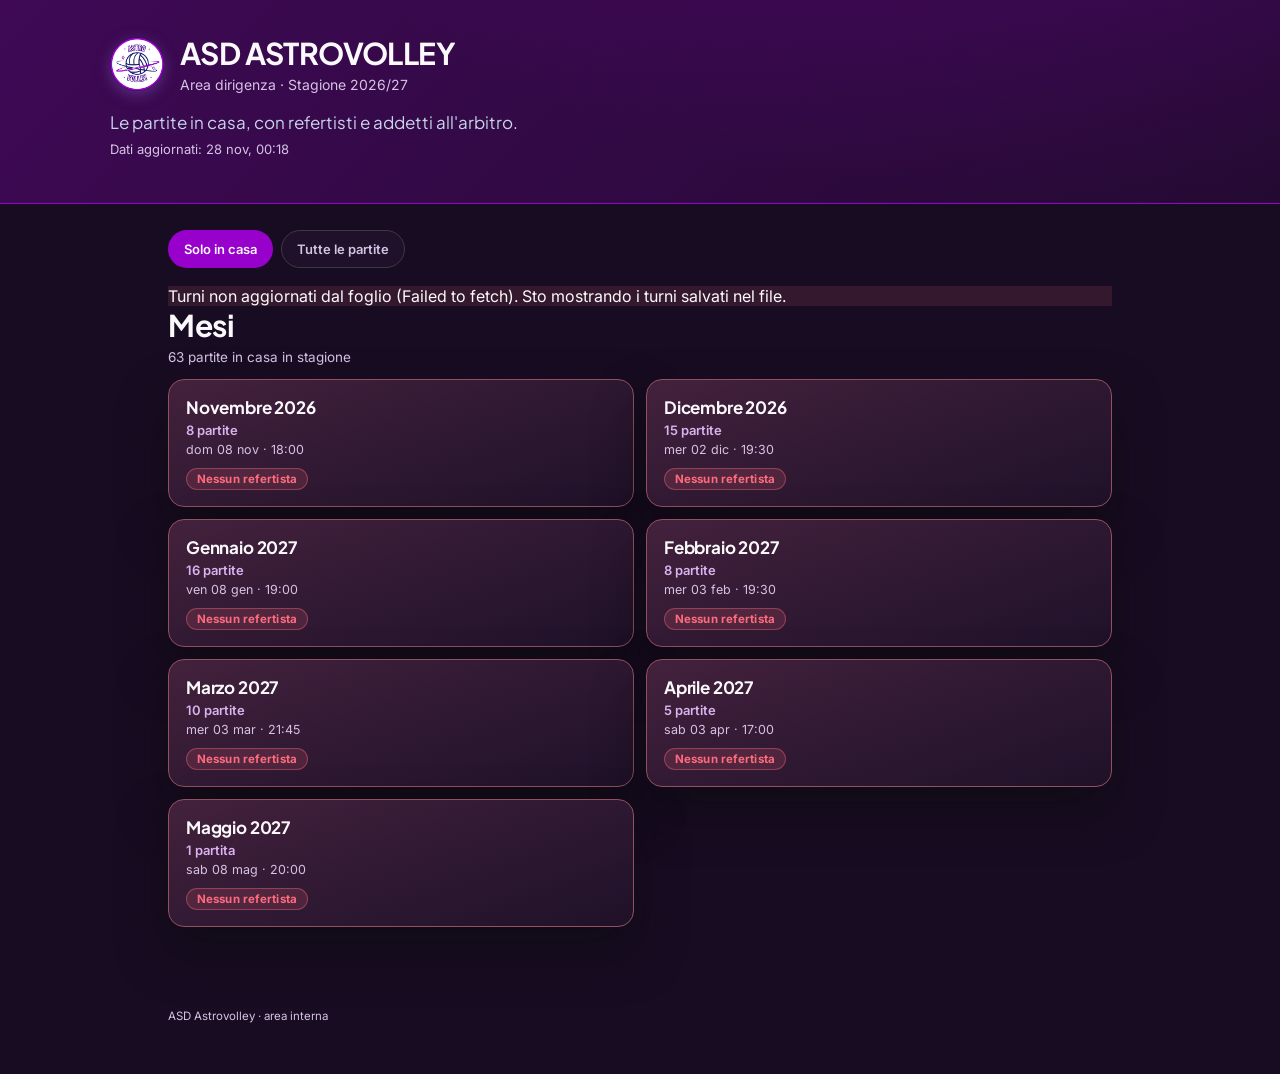
<file: site/dirigenza/index.html>
<!DOCTYPE html>
<html lang="it">
<head>
  <meta charset="UTF-8" />
  <meta name="robots" content="noindex, nofollow" />
  <meta name="viewport" content="width=device-width, initial-scale=1.0" />
  <title>Area dirigenza — ASD Astrovolley</title>
  <meta name="description" content="Vista riservata alla dirigenza: partite in casa mese per mese, con refertisti e addetti all'arbitro." />
  <link rel="preconnect" href="https://fonts.googleapis.com" />
  <link rel="preconnect" href="https://fonts.gstatic.com" crossorigin />
  <link href="https://fonts.googleapis.com/css2?family=Inter:wght@400;500;600;700&family=Plus+Jakarta+Sans:wght@600;700;800&display=swap" rel="stylesheet" />
  <link rel="icon" type="image/png" href="../assets/favicon.png" />
  <link rel="apple-touch-icon" href="../assets/apple-touch-icon.png" />
  <link rel="manifest" href="../manifest.json" />
  <meta name="theme-color" content="#180c22" />
  <link rel="stylesheet" href="../styles.css" />
  <!-- Tema ufficiale: colori e animazioni, caricato dopo gli stili della
       pagina. Struttura e misure restano in dirigenza.css. -->
  <link rel="stylesheet" href="../tema.css" />
  <link rel="stylesheet" href="dirigenza.css" />
</head>
<body class="dir-page">
  <header class="hero dir-hero">
    <div class="hero-inner">
      <div class="brand">
        <a class="brand-link" href="../" title="Torna al sito" aria-label="Torna al sito">
          <img class="brand-mark" src="../assets/logo-tondo.png" alt="Logo ASD Astrovolley" width="54" height="54" />
        </a>
        <div>
          <h1 id="societa">ASD Astrovolley</h1>
          <p class="season">Area dirigenza · Stagione <span id="stagione">—</span></p>
        </div>
      </div>
      <p class="tagline">Le partite in casa, con refertisti e addetti all'arbitro.</p>
      <p class="updated" id="updated">—</p>
    </div>
  </header>

  <main class="dir-main">
    <div class="dir-chips" role="group" aria-label="Filtro partite">
      <button class="chip" id="filtro-casa" type="button" aria-pressed="true">Solo in casa</button>
      <button class="chip" id="filtro-tutte" type="button" aria-pressed="false">Tutte le partite</button>
    </div>

    <!-- Avviso: compare solo se il foglio non si legge. -->
    <div class="dir-banner" id="dir-banner" hidden>
      <span class="dir-banner-testo"></span>
    </div>

    <!-- Elenco dei mesi -->
    <section id="mesi-view" aria-labelledby="mesi-titolo">
      <div class="dir-head">
        <div>
          <h2 id="mesi-titolo" class="dir-title">Mesi</h2>
          <p class="dir-sub" id="mesi-sub">—</p>
        </div>
      </div>

      <div id="mesi-grid" class="mesi-grid"></div>
    </section>

    <!-- Dettaglio di un mese -->
    <section id="mese-view" hidden aria-labelledby="mese-titolo">
      <button class="back-btn" id="torna-mesi" type="button">← Mesi</button>
      <div class="dir-head">
        <div>
          <h2 id="mese-titolo" class="dir-title">—</h2>
          <p class="dir-sub" id="mese-sub">—</p>
        </div>
      </div>
      <div id="mese-lista" class="mese-lista"></div>
      <p class="turni-nota" id="turni-nota"></p>
    </section>

    <p class="dir-empty" id="dir-empty" hidden></p>
  </main>

  <footer class="dir-footer">
    <p>ASD Astrovolley · area interna</p>
  </footer>

  <script type="module" src="dirigenza.js"></script>
</body>
</html>
</file>
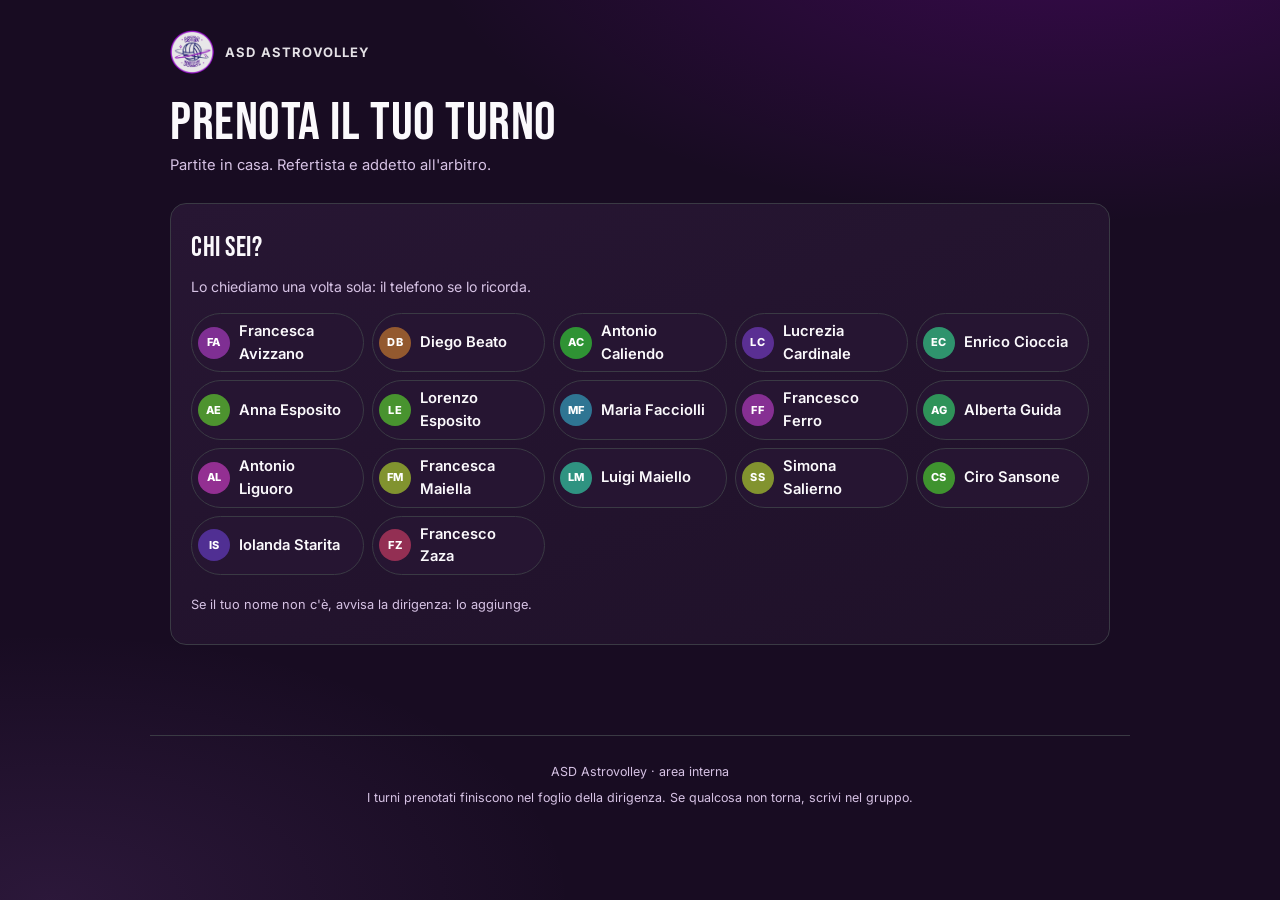
<file: site/prenota/index.html>
<!DOCTYPE html>
<html lang="it">
<head>
  <meta charset="UTF-8" />
  <meta name="robots" content="noindex, nofollow" />
  <meta name="viewport" content="width=device-width, initial-scale=1.0" />
  <title>Prenota il turno — ASD Astrovolley</title>
  <meta name="description" content="Prenotazione dei turni come refertista o addetto all'arbitro per le partite in casa." />
  <link rel="preconnect" href="https://fonts.googleapis.com" />
  <link rel="preconnect" href="https://fonts.gstatic.com" crossorigin />
  <link href="https://fonts.googleapis.com/css2?family=Inter:wght@400;500;600;700&family=Plus+Jakarta+Sans:wght@600;700;800&display=swap" rel="stylesheet" />
  <link rel="icon" type="image/png" href="../assets/favicon.png" />
  <link rel="apple-touch-icon" href="../assets/apple-touch-icon.png" />
  <link rel="manifest" href="../manifest.json" />
  <meta name="theme-color" content="#180c22" />
  <!-- Solo prenota.css: questa pagina ha una sua palette viola e le sue schede
       partita. Caricare styles.css sovrascriverebbe le variabili. -->
  <link rel="stylesheet" href="prenota.css" />
</head>
<body class="prn-page">
  <!-- Avvisi che scendono dall'alto. Fuori dal flusso della pagina di
       proposito: dentro il flusso finirebbero in fondo all'elenco, dove nessuno
       guarda. Il contenitore li impila, cosi' non si sovrappongono. -->
  <div class="prn-avvisi" id="prn-avvisi">
    <p class="prn-banner" id="prn-banner" role="alert" hidden></p>
    <div class="prn-avviso" id="prn-aggiorna" role="status" hidden>
      <span class="prn-avviso-testo" id="prn-aggiorna-testo">Turni aggiornati.</span>
      <button class="prn-avviso-btn" id="prn-aggiorna-btn" type="button">Aggiorna</button>
    </div>
  </div>

  <header class="prn-hero">
    <a class="prn-brand" href="../" aria-label="Torna al sito">
      <img src="../assets/logo-tondo.png" alt="" width="44" height="44" />
      <span>ASD Astrovolley</span>
    </a>
    <h1>Prenota il tuo turno</h1>
    <p class="prn-tagline">Partite in casa. Refertista e addetto all'arbitro.</p>
  </header>


  <main class="prn-main">
    <!-- Chi sei: compare solo la prima volta -->
    <section class="prn-card" id="prn-identita" hidden>
      <h2 class="prn-h2">Chi sei?</h2>
      <p class="prn-hint">Lo chiediamo una volta sola: il telefono se lo ricorda.</p>
      <div class="prn-nomi" id="prn-nomi"></div>
      <p class="prn-hint prn-hint-small">
        Se il tuo nome non c'è, avvisa la dirigenza: lo aggiunge.
      </p>
    </section>

    <!-- Barra identità: dopo la scelta -->
    <div class="prn-io" id="prn-io" hidden>
      <span class="prn-io-label">Stai prenotando come</span>
      <strong class="prn-io-nome" id="prn-io-nome"></strong>
      <button class="prn-link" id="prn-cambia" type="button">non sei tu?</button>
      <p class="prn-io-nota" id="prn-io-nota" hidden>
        Hai cambiato nome. I turni prenotati con il nome sbagliato restano
        assegnati a quello: aprili e tocca <em>Lascia</em>, poi prenotali di
        nuovo.
      </p>
    </div>

    <!-- Elenco turni -->
    <section id="prn-turni" hidden>
      <div class="prn-head">
        <h2 class="prn-h2">Turni disponibili</h2>
        <p class="prn-sub" id="prn-sub"></p>
      </div>
      <div class="prn-lista" id="prn-lista"></div>
      <p class="prn-empty" id="prn-empty" hidden></p>
    </section>

    <p class="prn-loading" id="prn-loading">Carico i turni…</p>
  </main>

  <footer class="prn-footer">
    <p>ASD Astrovolley · area interna</p>
    <p class="prn-footer-small">
      I turni prenotati finiscono nel foglio della dirigenza. Se qualcosa non torna,
      scrivi nel gruppo.
    </p>
  </footer>

  <script type="module" src="prenota.js"></script>
</body>
</html>
</file>
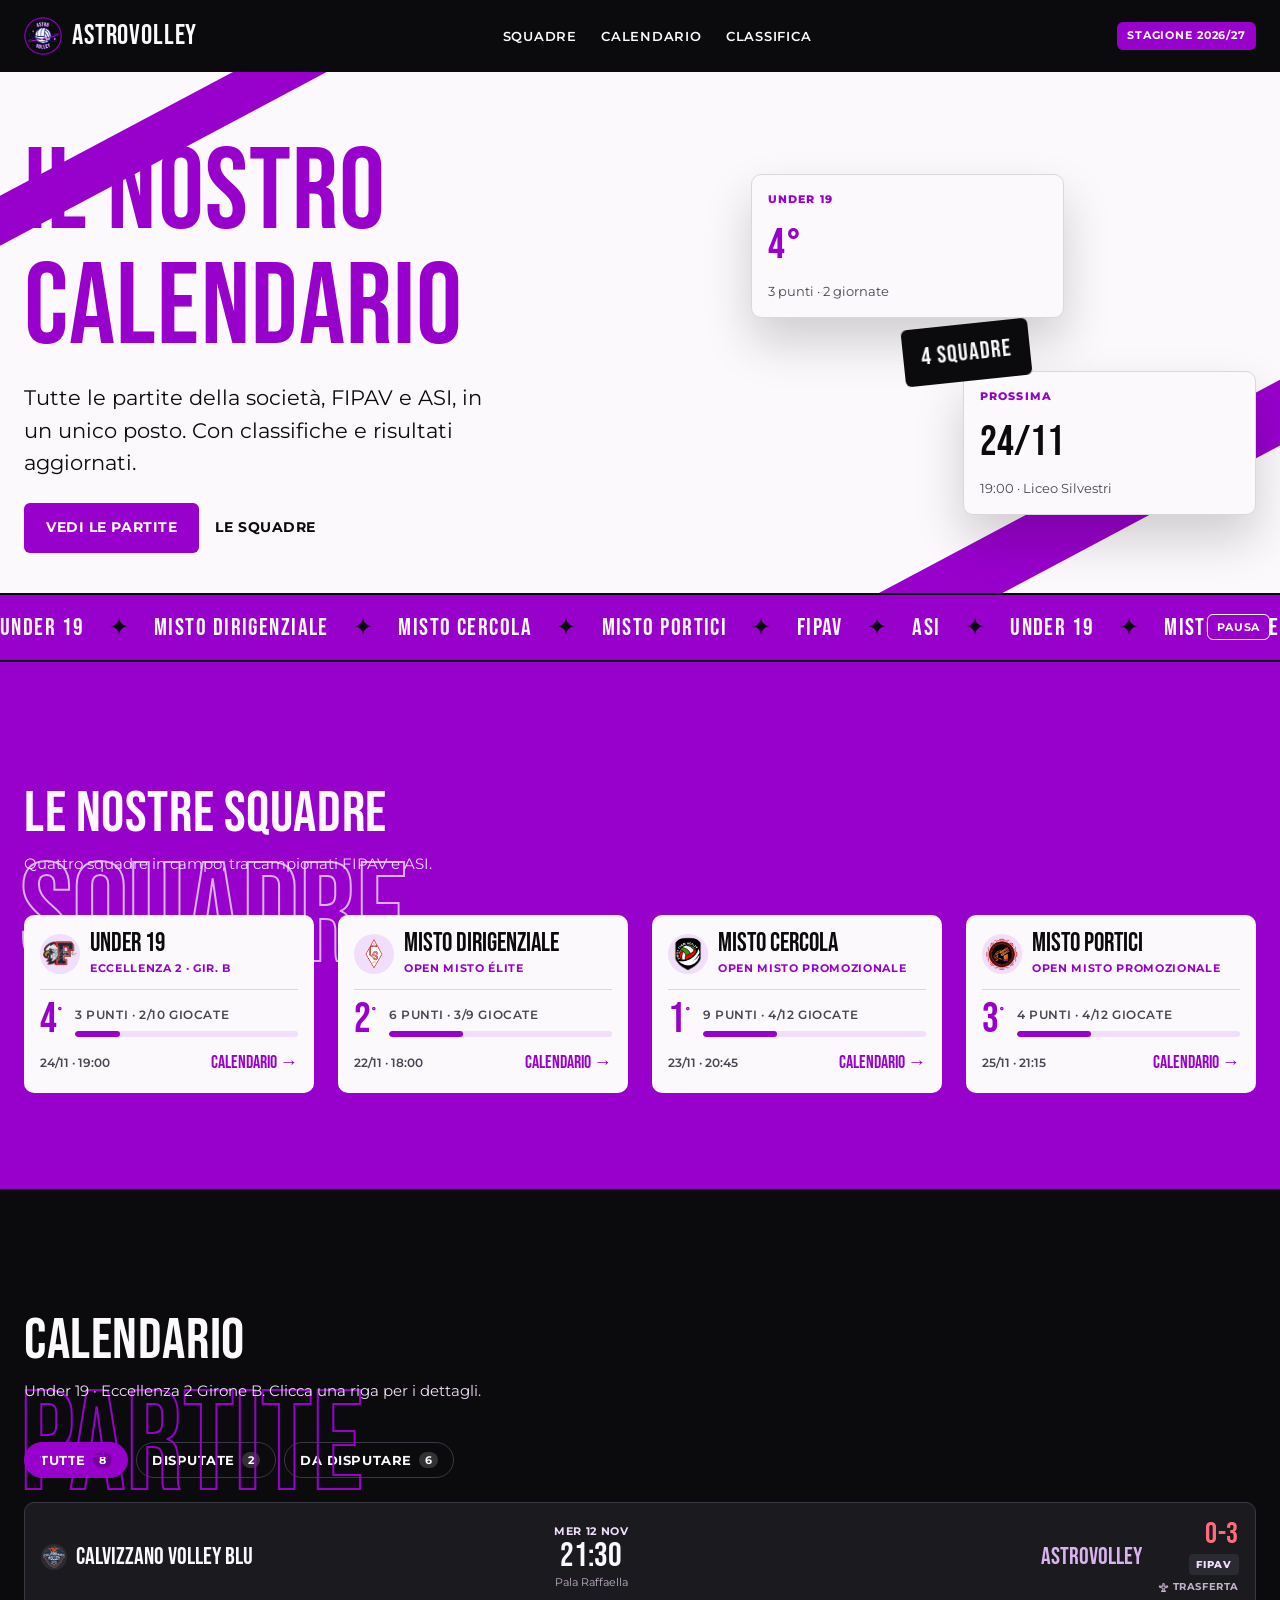
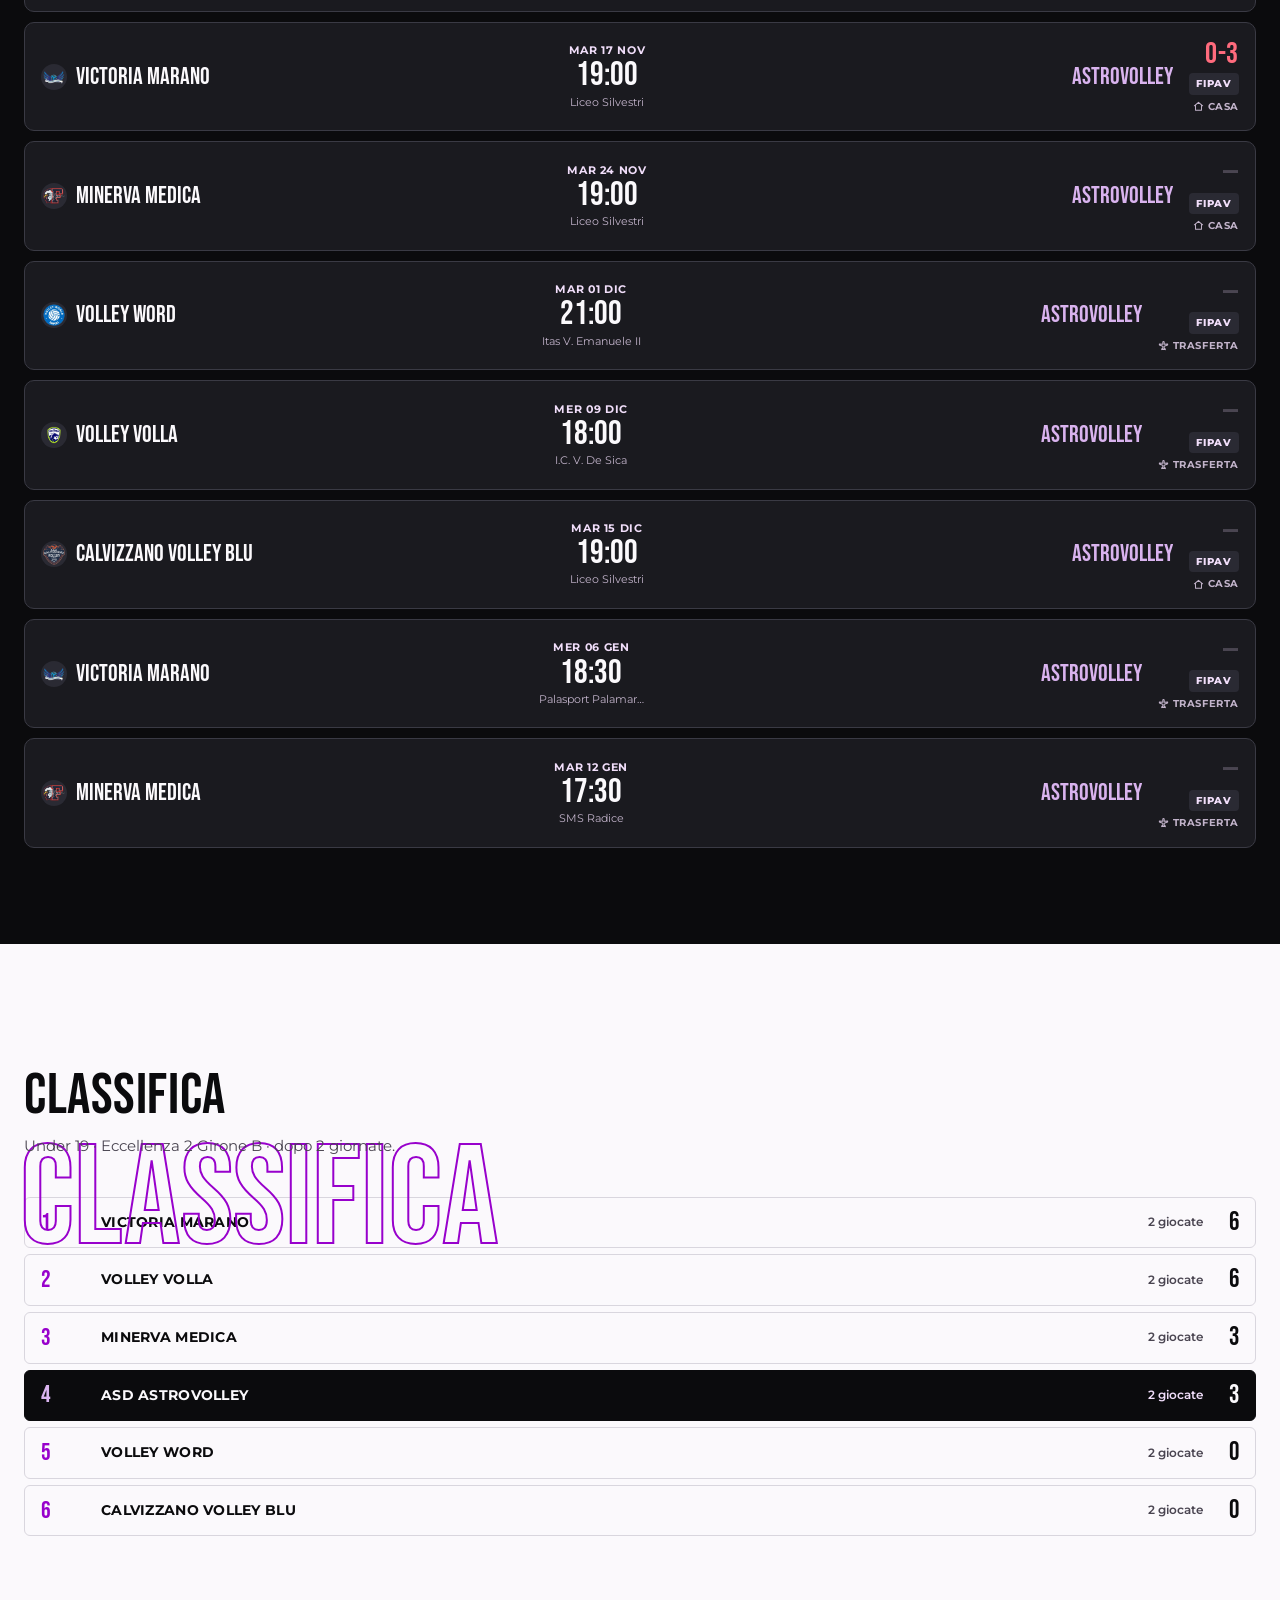
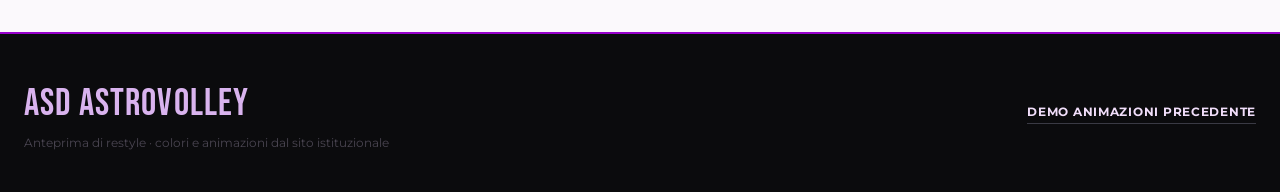
<file: site/demo/restyle/index.html>
<!DOCTYPE html>
<html lang="it">
<head>
<meta charset="UTF-8" />
<meta name="viewport" content="width=device-width, initial-scale=1.0" />
<title>Anteprima restyle — ASD Astrovolley</title>
<meta name="robots" content="noindex" />
<link rel="icon" type="image/png" href="../../assets/favicon.png" />
<style>
@font-face {
  font-family: "Bebas Neue";
  font-style: normal;
  font-weight: 400;
  font-display: swap;
  src: url("./fonts/bebas-neue-latin.woff2") format("woff2");
}
@font-face {
  font-family: "Montserrat";
  font-style: normal;
  font-weight: 100 900;
  font-display: swap;
  src: url("./fonts/montserrat-latin.woff2") format("woff2");
}

/* =========================================================
   TOKEN — presi dal sito di riferimento (asdastrovolley.netlify.app)
   ========================================================= */
:root {
  --purple: #9801cc;
  --purple-2: #5c007c;
  --purple-3: #d9b3ee;
  --black: #0b0b0d;
  --black-2: #1a1a1f;
  --white: #fbf9fc;
  --lilac: #f1defa;
  --grey: #4a4551;
  --rule-p: #b066da;
  --rule-k: #3a3a44;
  --rule-w: #d9d6de;
  --win: #21763c;
  --loss: #be2323;

  --ease-out: cubic-bezier(0.16, 1, 0.3, 1);
  --ease-in-out: cubic-bezier(0.65, 0, 0.35, 1);
  --dur-micro: 120ms;
  --dur-short: 220ms;
  --dur-long: 420ms;

  --font-display: "Bebas Neue", Impact, "Arial Narrow", sans-serif;
  --font-body: "Montserrat", system-ui, sans-serif;

  --radius-card: 10px;
  --radius-chip: 6px;
  --radius-pill: 999px;

  --space-xs: 8px;
  --space-sm: 12px;
  --space-md: 16px;
  --space-lg: 24px;
  --space-xl: 40px;
  --space-2xl: 64px;
  --space-3xl: 96px;

  --nav-h: 72px;
}

* { box-sizing: border-box; }

html { scroll-behavior: smooth; scroll-padding-top: calc(var(--nav-h) + 20px); }

body {
  margin: 0;
  font-family: var(--font-body);
  font-size: 16px;
  line-height: 1.55;
  background: var(--white);
  color: var(--black);
  -webkit-font-smoothing: antialiased;
}

h1, h2, h3 { font-family: var(--font-display); font-weight: 400; text-transform: uppercase; line-height: 0.92; letter-spacing: 0.01em; margin: 0; }

.container { width: min(1240px, 100% - 48px); margin-inline: auto; }

/* =========================================================
   ANIMAZIONI — il vocabolario del riferimento
   ========================================================= */
@keyframes rise { from { transform: translateY(105%); } to { transform: none; } }
@keyframes fade-up { from { opacity: 0; transform: translateY(24px); } to { opacity: 1; transform: none; } }
@keyframes fly-a { from { opacity: 0; transform: translate(-60px, 80px) rotate(-14deg); } to { opacity: 1; transform: none; } }
@keyframes fly-b { from { opacity: 0; transform: translate(80px, 100px) rotate(12deg); } to { opacity: 1; transform: none; } }
@keyframes pop { from { opacity: 0; transform: scale(0.4) rotate(-40deg); } to { opacity: 1; transform: none; } }
@keyframes slide-in { from { opacity: 0; transform: translateX(-16px); } to { opacity: 1; transform: none; } }
@keyframes marquee { from { transform: translateX(0); } to { transform: translateX(-50%); } }
@keyframes slash { from { transform: translateX(-30%); opacity: 0; } to { transform: none; opacity: 1; } }
@keyframes pop-in { from { opacity: 0; transform: scale(.96) translateY(10px); } to { opacity: 1; transform: none; } }
@keyframes fade-in { from { opacity: 0; } to { opacity: 1; } }

/* reveal allo scroll, con ritardo a cascata (--i) */
.js [data-reveal] {
  opacity: 0;
  transform: translateY(32px);
  transition: opacity var(--dur-long) var(--ease-out), transform 640ms var(--ease-out);
  transition-delay: calc(var(--i, 0) * 90ms);
}
.js [data-reveal].is-in { opacity: 1; transform: none; }

/* =========================================================
   NAV
   ========================================================= */
.nav {
  position: sticky;
  top: 0;
  z-index: 300;
  background: var(--black);
  color: var(--white);
  transition: box-shadow var(--dur-long) var(--ease-out);
}
.nav.is-scrolled { box-shadow: 0 2px 0 var(--purple); }
.nav__in { display: flex; align-items: center; justify-content: space-between; gap: var(--space-lg); min-height: var(--nav-h); }
.wordmark {
  display: inline-flex; align-items: center; gap: 10px;
  font-family: var(--font-display);
  font-size: 1.75rem;
  text-transform: uppercase;
  letter-spacing: 0.03em;
  color: var(--white);
  text-decoration: none;
}
.wordmark img { width: 38px; height: 38px; border-radius: 50%; object-fit: cover; }
.nav__links { display: flex; align-items: center; gap: var(--space-lg); list-style: none; margin: 0; padding: 0; }
.nav__links a {
  position: relative;
  font-size: 0.8125rem;
  font-weight: 600;
  letter-spacing: 0.06em;
  text-transform: uppercase;
  color: var(--white);
  text-decoration: none;
  padding-block: 6px;
}
.nav__links a::after {
  content: "";
  position: absolute;
  left: 0; right: 0; bottom: 0;
  height: 2px;
  background: var(--purple-3);
  transform: scaleX(0);
  transform-origin: left;
  transition: transform var(--dur-short) var(--ease-out);
}
.nav__links a:hover::after, .nav__links a:focus-visible::after { transform: scaleX(1); }
.nav__badge {
  font-size: 0.6875rem;
  font-weight: 700;
  letter-spacing: 0.08em;
  text-transform: uppercase;
  padding: 5px 10px;
  border-radius: var(--radius-chip);
  background: var(--purple);
  color: var(--white);
}

/* =========================================================
   HERO — bianco, tipografia viola enorme, bande diagonali
   ========================================================= */
.hero {
  position: relative;
  isolation: isolate;
  overflow: clip;
  background: var(--white);
  color: var(--black);
  padding-block: var(--space-2xl) var(--space-xl);
}
.hero::before, .hero::after {
  content: "";
  position: absolute;
  z-index: -1;
  background: var(--purple);
  animation: slash 900ms var(--ease-out) both;
}
.hero::before { left: -6%; top: 10%; width: 34%; height: 44px; rotate: -28deg; }
.hero::after { right: -8%; bottom: 12%; width: 42%; height: 58px; rotate: -28deg; animation-delay: 150ms; }

.hero__grid {
  display: grid;
  grid-template-columns: minmax(0, 1.25fr) minmax(0, 1fr);
  gap: var(--space-3xl);
  align-items: center;
}
.hero h1 {
  font-size: clamp(3.4rem, 9vw, 7.5rem);
  color: var(--purple);
  margin-bottom: var(--space-md);
}
.hero h1 .line { display: block; overflow: clip; padding-block: 0.04em; }
.hero h1 .line > span { display: inline-block; animation: rise 800ms var(--ease-out) both; }
.hero h1 .line + .line > span { animation-delay: 120ms; }
.hero .lead {
  font-size: clamp(1.05rem, 0.4vw + 1rem, 1.3rem);
  max-width: 34ch;
  color: var(--black);
  margin: 0 0 var(--space-lg);
  animation: fade-up 700ms var(--ease-out) 300ms both;
}
.hero .actions { display: flex; gap: var(--space-sm); flex-wrap: wrap; animation: fade-up 700ms var(--ease-out) 420ms both; }

/* bottoni: sottolineatura che entra da sinistra */
.btn {
  position: relative;
  display: inline-flex;
  align-items: center;
  gap: 8px;
  font-family: var(--font-body);
  font-size: 0.875rem;
  font-weight: 700;
  letter-spacing: 0.04em;
  text-transform: uppercase;
  text-decoration: none;
  padding: 14px 22px;
  border: 0;
  border-radius: var(--radius-chip);
  cursor: pointer;
  transition: background var(--dur-short) var(--ease-out), color var(--dur-short) var(--ease-out), transform var(--dur-micro) var(--ease-out);
}
.btn:active { transform: translateY(1px); }
.btn--primary { background: var(--purple); color: var(--white); }
.btn--primary:hover { background: var(--purple-2); }
.btn--quiet { background: transparent; color: var(--black); padding-inline: 4px; }
.btn--quiet::after {
  content: "";
  position: absolute; left: 0; right: 0; bottom: 8px;
  height: 3px; background: var(--purple);
  transform: scaleX(0); transform-origin: left;
  transition: transform var(--dur-short) var(--ease-out);
}
.btn--quiet:hover::after { transform: scaleX(1); }
.btn:focus-visible { outline: 3px solid var(--purple); outline-offset: 3px; }

/* stack di card nel hero */
.hero__stack { position: relative; min-height: 340px; }
.hcard {
  position: absolute;
  margin: 0;
  background: var(--white);
  border: 1px solid var(--rule-w);
  border-radius: var(--radius-card);
  padding: var(--space-md);
  box-shadow: 0 24px 48px rgba(11, 11, 13, 0.18);
}
.hcard--a { top: 0; left: 0; width: 62%; animation: fly-a 900ms var(--ease-out) 250ms both; }
.hcard--b { bottom: 0; right: 0; width: 58%; animation: fly-b 900ms var(--ease-out) 400ms both; }
.hcard__k { font-size: 0.6875rem; font-weight: 800; letter-spacing: 0.1em; text-transform: uppercase; color: var(--purple); margin: 0 0 6px; }
.hcard__n { font-family: var(--font-display); font-size: 2.6rem; color: var(--black); margin: 0; }
.hcard__s { font-size: 0.8125rem; color: var(--grey); margin: 2px 0 0; }
.hcard--a .hcard__n { color: var(--purple); }
.hbadge {
  position: absolute;
  top: 44%; left: 30%;
  background: var(--black);
  color: var(--white);
  font-family: var(--font-display);
  font-size: 1.5rem;
  text-transform: uppercase;
  letter-spacing: 0.04em;
  padding: 10px 18px;
  border-radius: var(--radius-chip);
  rotate: -6deg;
  animation: pop 700ms var(--ease-out) 650ms both;
  z-index: 2;
}

/* =========================================================
   TICKER
   ========================================================= */
.ticker {
  position: relative;
  background: var(--purple);
  color: var(--white);
  overflow: hidden;
  border-block: 2px solid var(--black);
}
.ticker__track { display: flex; width: max-content; animation: marquee 32s linear infinite; }
.ticker__track ul {
  display: flex;
  align-items: center;
  gap: var(--space-lg);
  list-style: none;
  margin: 0;
  padding: 14px var(--space-lg) 14px 0;
  font-family: var(--font-display);
  font-size: 1.5rem;
  text-transform: uppercase;
  letter-spacing: 0.06em;
  white-space: nowrap;
}
.ticker__sep { color: var(--black); }
.ticker__toggle {
  position: absolute;
  right: 10px;
  top: 50%;
  translate: 0 -50%;
  font-family: var(--font-body);
  font-size: 0.6875rem;
  font-weight: 700;
  text-transform: uppercase;
  letter-spacing: 0.06em;
  padding: 5px 9px;
  border-radius: var(--radius-chip);
  border: 1px solid var(--white);
  background: var(--purple);
  color: var(--white);
  cursor: pointer;
}
.ticker__toggle:hover { background: var(--black); }
.ticker.is-paused .ticker__track { animation-play-state: paused; }

/* =========================================================
   SEZIONI
   ========================================================= */
.sec { padding-block: var(--space-3xl); }
.sec--purple { background: var(--purple); color: var(--white); }
.sec--black { background: var(--black); color: var(--white); }
.sec--white { background: var(--white); color: var(--black); }

.sec__head { position: relative; margin-bottom: var(--space-xl); }
.sec__ghost {
  position: absolute;
  top: -0.35em;
  left: -0.03em;
  font-family: var(--font-display);
  font-size: clamp(4rem, 11vw, 9rem);
  line-height: 1;
  text-transform: uppercase;
  color: transparent;
  -webkit-text-stroke: 2px var(--purple-3);
  pointer-events: none;
  user-select: none;
  z-index: 0;
  white-space: nowrap;
}
.sec--white .sec__ghost { -webkit-text-stroke: 2px var(--purple); }
.sec--black .sec__ghost { -webkit-text-stroke: 2px var(--purple); }
.sec__head h2 {
  position: relative;
  z-index: 1;
  font-size: clamp(2.2rem, 4.5vw, 3.6rem);
  padding-top: 0.5em;
}
.sec__sub {
  position: relative;
  z-index: 1;
  font-size: 0.9375rem;
  margin: var(--space-sm) 0 0;
  max-width: 60ch;
}
.sec--purple .sec__sub { color: var(--lilac); }
.sec--black .sec__sub { color: var(--lilac); }
.sec--white .sec__sub { color: var(--grey); }

/* =========================================================
   CARD SQUADRA
   ========================================================= */
.grid-teams {
  display: grid;
  grid-template-columns: repeat(auto-fit, minmax(250px, 1fr));
  gap: var(--space-lg);
}
.tcard {
  position: relative;
  display: flex;
  flex-direction: column;
  gap: var(--space-sm);
  background: var(--white);
  color: var(--black);
  border-radius: var(--radius-card);
  padding: var(--space-md);
  text-decoration: none;
  transition: transform var(--dur-short) var(--ease-out), box-shadow var(--dur-short) var(--ease-out);
}
.tcard:hover { transform: translateY(-4px); box-shadow: 0 20px 40px rgba(11,11,13,.3); }
.tcard:focus-visible { outline: 3px solid var(--white); outline-offset: 3px; }
.tcard__top { display: flex; align-items: center; gap: 10px; }
.tcard__logo { width: 40px; height: 40px; border-radius: 50%; object-fit: contain; background: var(--lilac); padding: 3px; flex: none; }
.tcard__name { font-family: var(--font-display); font-size: 1.6rem; line-height: 1; text-transform: uppercase; }
.tcard__comp { font-size: 0.6875rem; font-weight: 700; letter-spacing: 0.06em; text-transform: uppercase; color: var(--purple); margin: 3px 0 0; }
.tcard__mid {
  display: grid;
  grid-template-columns: auto 1fr;
  gap: var(--space-sm);
  align-items: end;
  padding-top: var(--space-sm);
  border-top: 1px solid var(--rule-w);
}
.tcard__pos { font-family: var(--font-display); font-size: 2.6rem; line-height: 0.85; color: var(--purple); }
.tcard__pos sup { font-size: 0.9rem; vertical-align: super; }
.tcard__meta { font-size: 0.75rem; color: var(--grey); text-transform: uppercase; letter-spacing: 0.05em; font-weight: 600; }
.tcard__bar { height: 6px; border-radius: 999px; background: var(--lilac); overflow: hidden; margin-top: 6px; }
.tcard__bar > i { display: block; height: 100%; background: var(--purple); border-radius: 999px; transition: width .7s var(--ease-out); }
.tcard__foot { display: flex; align-items: center; justify-content: space-between; gap: 8px; margin-top: auto; }
.tcard__next { font-size: 0.75rem; color: var(--grey); font-weight: 600; }
.tcard__go {
  font-family: var(--font-display);
  font-size: 1.15rem;
  text-transform: uppercase;
  color: var(--purple);
  display: inline-flex; align-items: center; gap: 6px;
  transition: gap var(--dur-short) var(--ease-out);
}
.tcard:hover .tcard__go { gap: 12px; }

/* =========================================================
   FILTRI (chip)
   ========================================================= */
.chips { display: flex; flex-wrap: wrap; gap: var(--space-xs); margin-bottom: var(--space-lg); }
.chip {
  display: inline-flex; align-items: center; gap: 7px;
  font-family: var(--font-body);
  font-size: 0.8125rem;
  font-weight: 700;
  letter-spacing: 0.04em;
  text-transform: uppercase;
  padding: 9px 15px;
  border-radius: var(--radius-pill);
  border: 1px solid var(--rule-k);
  background: transparent;
  color: var(--white);
  cursor: pointer;
  transition: background var(--dur-short) var(--ease-out), color var(--dur-short) var(--ease-out), border-color var(--dur-short) var(--ease-out);
}
.chip:hover { border-color: var(--purple-3); }
.chip:focus-visible { outline: 2px solid var(--purple-3); outline-offset: 2px; }
.chip.is-on { background: var(--purple); border-color: var(--purple); color: var(--white); }
.chip__n {
  font-size: 0.6875rem;
  padding: 1px 6px;
  border-radius: 999px;
  background: rgba(255,255,255,.16);
}
.chip.is-on .chip__n { background: rgba(0,0,0,.22); }

/* =========================================================
   RIGHE PARTITA — layout del riferimento
   ========================================================= */
.fixtures { list-style: none; margin: 0; padding: 0; display: flex; flex-direction: column; gap: 10px; }
.fx {
  display: grid;
  grid-template-columns: minmax(0, 1fr) auto minmax(0, 1fr) auto;
  align-items: center;
  gap: var(--space-md);
  background: var(--black-2);
  border: 1px solid var(--rule-k);
  border-radius: var(--radius-card);
  padding: var(--space-md);
  cursor: pointer;
  transition: border-color var(--dur-short) var(--ease-out), background var(--dur-short) var(--ease-out);
}
.fx:hover { border-color: var(--purple); background: #22222a; }
.fx:focus-visible { outline: 2px solid var(--purple-3); outline-offset: 2px; }
.fx__team {
  display: flex; align-items: center; gap: 9px;
  font-family: var(--font-display);
  font-size: 1.5rem;
  line-height: 1;
  text-transform: uppercase;
  min-width: 0;
}
.fx__team span { overflow: hidden; text-overflow: ellipsis; white-space: nowrap; }
.fx__team img { width: 26px; height: 26px; flex: none; object-fit: contain; border-radius: 50%; background: #2a2a33; padding: 2px; }
.fx__team--us { color: var(--purple-3); justify-content: flex-end; text-align: right; }
.fx__mid { text-align: center; display: flex; flex-direction: column; align-items: center; gap: 1px; }
.fx__date { font-size: 0.6875rem; font-weight: 700; letter-spacing: 0.06em; text-transform: uppercase; color: var(--lilac); margin: 0; }
.fx__big { font-family: var(--font-display); font-size: 2.1rem; line-height: 0.9; color: var(--white); margin: 0; }
.fx__place { font-size: 0.6875rem; color: var(--lilac); opacity: .78; margin: 2px 0 0; max-width: 15ch; overflow: hidden; text-overflow: ellipsis; white-space: nowrap; }
.fx__right { display: flex; flex-direction: column; align-items: flex-end; gap: 4px; }
.fx__res { font-family: var(--font-display); font-size: 1.9rem; line-height: 1; letter-spacing: 0.02em; }
.fx__res--w { color: #4ec97a; }
.fx__res--l { color: #ff6b7d; }
.fx__res--n { color: var(--grey); }
.fx__fed {
  display: inline-flex; align-items: center; gap: 5px;
  font-size: 0.625rem; font-weight: 800; letter-spacing: 0.08em; text-transform: uppercase;
  padding: 3px 7px; border-radius: 4px;
  background: #2a2a33; color: var(--lilac);
}
.fx__ha { display: inline-flex; align-items: center; gap: 4px; font-size: 0.625rem; font-weight: 700; letter-spacing: 0.06em; text-transform: uppercase; color: var(--lilac); opacity: .78; }
.fx--hidden { display: none; }
.fx.flip-in { transition: transform .42s var(--ease-out); }

/* =========================================================
   CLASSIFICA
   ========================================================= */
.table { display: flex; flex-direction: column; gap: 6px; }
.tr {
  display: grid;
  grid-template-columns: 44px 1fr auto auto;
  align-items: center;
  gap: var(--space-md);
  padding: 12px var(--space-md);
  border-radius: var(--radius-chip);
  background: var(--white);
  border: 1px solid var(--rule-w);
  font-size: 0.9375rem;
}
.tr--us { background: var(--black); color: var(--white); border-color: var(--black); }
.tr__pos { font-family: var(--font-display); font-size: 1.5rem; line-height: 1; color: var(--purple); }
.tr--us .tr__pos { color: var(--purple-3); }
.tr__name { font-weight: 700; text-transform: uppercase; letter-spacing: 0.02em; font-size: 0.875rem; overflow: hidden; text-overflow: ellipsis; white-space: nowrap; }
.tr__pg { font-size: 0.75rem; color: var(--grey); font-weight: 600; }
.tr--us .tr__pg { color: var(--lilac); }
.tr__pts { font-family: var(--font-display); font-size: 1.6rem; line-height: 1; min-width: 2ch; text-align: right; }

/* =========================================================
   MODAL
   ========================================================= */
.modal {
  position: fixed;
  inset: 0;
  z-index: 400;
  display: grid;
  place-items: center;
  padding: 20px;
  background: rgba(11, 11, 13, .72);
  animation: fade-in 180ms ease-out;
}
.modal[hidden] { display: none !important; }
.modal__box {
  width: min(460px, 100%);
  background: var(--white);
  color: var(--black);
  border-radius: var(--radius-card);
  padding: var(--space-lg);
  box-shadow: 0 30px 70px rgba(0,0,0,.5);
  animation: pop-in 240ms var(--ease-out);
}
.modal__k { font-size: 0.6875rem; font-weight: 800; letter-spacing: 0.1em; text-transform: uppercase; color: var(--purple); margin: 0 0 8px; }
.modal__t { font-family: var(--font-display); font-size: 2rem; line-height: 1; text-transform: uppercase; margin: 0 0 10px; }
.modal__m { font-size: 0.875rem; color: var(--grey); line-height: 1.7; margin: 0; }
.modal__m strong { color: var(--black); }
.modal__x {
  margin-top: var(--space-md);
  width: 100%;
  padding: 13px;
  border: 0;
  border-radius: var(--radius-chip);
  background: var(--purple);
  color: var(--white);
  font-family: var(--font-body);
  font-size: 0.8125rem;
  font-weight: 700;
  letter-spacing: 0.05em;
  text-transform: uppercase;
  cursor: pointer;
  transition: background var(--dur-short) var(--ease-out);
}
.modal__x:hover { background: var(--purple-2); }

/* =========================================================
   FOOTER
   ========================================================= */
.foot { background: var(--black); color: var(--white); padding-block: var(--space-xl); border-top: 2px solid var(--purple); }
.foot__in { display: flex; align-items: center; justify-content: space-between; gap: var(--space-lg); flex-wrap: wrap; }
.foot__mark { font-family: var(--font-display); font-size: 2.4rem; text-transform: uppercase; letter-spacing: 0.03em; color: var(--purple-3); }
.foot__note { font-size: 0.75rem; color: var(--grey); margin: 0; }
.foot__link { color: var(--lilac); font-size: 0.75rem; font-weight: 700; text-transform: uppercase; letter-spacing: 0.06em; text-decoration: none; border-bottom: 1px solid var(--rule-k); padding-bottom: 2px; }
.foot__link:hover { border-color: var(--purple-3); color: var(--white); }

/* =========================================================
   RESPONSIVE
   ========================================================= */
@media (max-width: 900px) {
  .hero__grid { grid-template-columns: 1fr; gap: var(--space-xl); }
  .hero__stack { min-height: 260px; max-width: 420px; }
  .nav__links { display: none; }
}
@media (max-width: 620px) {
  .container { width: min(1240px, 100% - 32px); }
  .sec { padding-block: var(--space-2xl); }
  .fx { grid-template-columns: 1fr auto; grid-template-areas: "team right" "mid mid"; row-gap: 10px; }
  .fx__team { grid-area: team; }
  .fx__right { grid-area: right; flex-direction: row; align-items: center; gap: 8px; }
  .fx__mid { grid-area: mid; flex-direction: row; justify-content: flex-start; gap: 10px; }
  .fx__place { max-width: none; }
  .tr { grid-template-columns: 34px 1fr auto; }
  .tr__pg { display: none; }
  .hero__stack { min-height: 230px; }
  .hcard--a { width: 66%; }
  .hcard--b { width: 62%; }
}

/* =========================================================
   RIDUZIONE MOVIMENTO
   ========================================================= */
@media (prefers-reduced-motion: reduce) {
  *, *::before, *::after {
    animation-duration: .001ms !important;
    animation-iteration-count: 1 !important;
    transition-duration: .001ms !important;
    scroll-behavior: auto !important;
  }
  .js [data-reveal] { opacity: 1 !important; transform: none !important; }
  .ticker__track { animation: none !important; }
}
</style>
</head>
<body>

<header class="nav" id="nav">
  <div class="container nav__in">
    <a class="wordmark" href="#top">
      <img src="../../assets/logo.webp" alt="" />
      <span>Astrovolley</span>
    </a>
    <ul class="nav__links">
      <li><a href="#squadre">Squadre</a></li>
      <li><a href="#calendario">Calendario</a></li>
      <li><a href="#classifica">Classifica</a></li>
    </ul>
    <span class="nav__badge">Stagione 2026/27</span>
  </div>
</header>

<section class="hero" id="top">
  <div class="container hero__grid">
    <div>
      <h1>
        <span class="line"><span>Il nostro</span></span>
        <span class="line"><span>calendario</span></span>
      </h1>
      <p class="lead">Tutte le partite della società, FIPAV e ASI, in un unico posto. Con classifiche e risultati aggiornati.</p>
      <div class="actions">
        <a class="btn btn--primary" href="#calendario">Vedi le partite</a>
        <a class="btn btn--quiet" href="#squadre">Le squadre</a>
      </div>
    </div>
    <div class="hero__stack">
      <figure class="hcard hcard--a">
        <p class="hcard__k">Under 19</p>
        <p class="hcard__n">4°</p>
        <p class="hcard__s">3 punti · 2 giornate</p>
      </figure>
      <figure class="hcard hcard--b">
        <p class="hcard__k">Prossima</p>
        <p class="hcard__n">24/11</p>
        <p class="hcard__s">19:00 · Liceo Silvestri</p>
      </figure>
      <div class="hbadge">4 squadre</div>
    </div>
  </div>
</section>

<div class="ticker" id="ticker" aria-label="Squadre in campo">
  <div class="ticker__track" aria-hidden="true">
    <ul>
      <li>Under 19</li><li class="ticker__sep">✦</li>
      <li>Misto Dirigenziale</li><li class="ticker__sep">✦</li>
      <li>Misto Cercola</li><li class="ticker__sep">✦</li>
      <li>Misto Portici</li><li class="ticker__sep">✦</li>
      <li>FIPAV</li><li class="ticker__sep">✦</li>
      <li>ASI</li><li class="ticker__sep">✦</li>
    </ul>
    <ul>
      <li>Under 19</li><li class="ticker__sep">✦</li>
      <li>Misto Dirigenziale</li><li class="ticker__sep">✦</li>
      <li>Misto Cercola</li><li class="ticker__sep">✦</li>
      <li>Misto Portici</li><li class="ticker__sep">✦</li>
      <li>FIPAV</li><li class="ticker__sep">✦</li>
      <li>ASI</li><li class="ticker__sep">✦</li>
    </ul>
  </div>
  <button class="ticker__toggle" id="ticker-toggle" type="button">Pausa</button>
</div>

<section class="sec sec--purple" id="squadre">
  <div class="container">
    <div class="sec__head">
      <p class="sec__ghost" aria-hidden="true">Squadre</p>
      <h2>Le nostre squadre</h2>
      <p class="sec__sub">Quattro squadre in campo, tra campionati FIPAV e ASI.</p>
    </div>
    <div class="grid-teams" id="grid-teams"></div>
  </div>
</section>

<section class="sec sec--black" id="calendario">
  <div class="container">
    <div class="sec__head">
      <p class="sec__ghost" aria-hidden="true">Partite</p>
      <h2>Calendario</h2>
      <p class="sec__sub">Under 19 · Eccellenza 2 Girone B. Clicca una riga per i dettagli.</p>
    </div>
    <div class="chips" id="chips"></div>
    <ol class="fixtures" id="fixtures"></ol>
  </div>
</section>

<section class="sec sec--white" id="classifica">
  <div class="container">
    <div class="sec__head">
      <p class="sec__ghost" aria-hidden="true">Classifica</p>
      <h2>Classifica</h2>
      <p class="sec__sub">Under 19 · Eccellenza 2 Girone B · dopo 2 giornate.</p>
    </div>
    <div class="table" id="table"></div>
  </div>
</section>

<footer class="foot">
  <div class="container foot__in">
    <div>
      <div class="foot__mark">ASD Astrovolley</div>
      <p class="foot__note">Anteprima di restyle · colori e animazioni dal sito istituzionale</p>
    </div>
    <a class="foot__link" href="../index.html">Demo animazioni precedente</a>
  </div>
</footer>

<div class="modal" id="modal" hidden>
  <div class="modal__box" role="dialog" aria-modal="true" aria-labelledby="modal-t">
    <p class="modal__k" id="modal-k">Giornata 3 · FIPAV</p>
    <h3 class="modal__t" id="modal-t">Dettaglio partita</h3>
    <p class="modal__m" id="modal-m"></p>
    <button class="modal__x" id="modal-x" type="button">Chiudi</button>
  </div>
</div>

<script>
document.documentElement.classList.add("js");

// ---------------------------------------------------------------------------
// Dati veri da site/data/schedule.json
// ---------------------------------------------------------------------------
const SQUADRE = [
  { nome: "Under 19", comp: "Eccellenza 2 · Gir. B", pos: 4, punti: 3, tot: 10, giocate: 2, logo: "../../assets/loghi/fipav/772.webp", next: "24/11 · 19:00" },
  { nome: "Misto Dirigenziale", comp: "Open Misto Élite", pos: 2, punti: 6, tot: 9, giocate: 3, logo: "../../assets/loghi/asi/squadra-146.webp", next: "22/11 · 18:00" },
  { nome: "Misto Cercola", comp: "Open Misto Promozionale", pos: 1, punti: 9, tot: 12, giocate: 4, logo: "../../assets/loghi/asi/squadra-147.webp", next: "23/11 · 20:45" },
  { nome: "Misto Portici", comp: "Open Misto Promozionale", pos: 3, punti: 4, tot: 12, giocate: 4, logo: "../../assets/loghi/asi/squadra-148.webp", next: "25/11 · 21:15" },
];

const PARTITE = [
  { g: 1, data: "mer 12 nov", ora: "21:30", casa: false, avv: "Calvizzano Volley Blu", logo: "../../assets/loghi/fipav/4199.webp", res: "0-3", esito: "l", pal: "Pala Raffaella", fed: "FIPAV" },
  { g: 2, data: "mar 17 nov", ora: "19:00", casa: true, avv: "Victoria Marano", logo: "../../assets/loghi/fipav/752.webp", res: "0-3", esito: "l", pal: "Liceo Silvestri", fed: "FIPAV" },
  { g: 3, data: "mar 24 nov", ora: "19:00", casa: true, avv: "Minerva Medica", logo: "../../assets/loghi/fipav/772.webp", res: "—", esito: "n", pal: "Liceo Silvestri", fed: "FIPAV" },
  { g: 4, data: "mar 01 dic", ora: "21:00", casa: false, avv: "Volley Word", logo: "../../assets/loghi/fipav/1159.webp", res: "—", esito: "n", pal: "Itas V. Emanuele II", fed: "FIPAV" },
  { g: 5, data: "mer 09 dic", ora: "18:00", casa: false, avv: "Volley Volla", logo: "../../assets/loghi/fipav/1186.webp", res: "—", esito: "n", pal: "I.C. V. De Sica", fed: "FIPAV" },
  { g: 6, data: "mar 15 dic", ora: "19:00", casa: true, avv: "Calvizzano Volley Blu", logo: "../../assets/loghi/fipav/4199.webp", res: "—", esito: "n", pal: "Liceo Silvestri", fed: "FIPAV" },
  { g: 7, data: "mer 06 gen", ora: "18:30", casa: false, avv: "Victoria Marano", logo: "../../assets/loghi/fipav/752.webp", res: "—", esito: "n", pal: "Palasport Palamarano", fed: "FIPAV" },
  { g: 8, data: "mar 12 gen", ora: "17:30", casa: false, avv: "Minerva Medica", logo: "../../assets/loghi/fipav/772.webp", res: "—", esito: "n", pal: "SMS Radice", fed: "FIPAV" },
];

const CLASSIFICA = [
  { sq: "Victoria Marano", p: 6, g: 2 },
  { sq: "Volley Volla", p: 6, g: 2 },
  { sq: "Minerva Medica", p: 3, g: 2 },
  { sq: "ASD Astrovolley", p: 3, g: 2, us: true },
  { sq: "Volley Word", p: 0, g: 2 },
  { sq: "Calvizzano Volley Blu", p: 0, g: 2 },
];

const icoCasa = `<svg width="11" height="11" viewBox="0 0 24 24" fill="none" stroke="currentColor" stroke-width="2.2" stroke-linecap="round" stroke-linejoin="round" aria-hidden="true"><path d="M3 10.5 12 3l9 7.5"/><path d="M5.5 9.5V20h13V9.5"/></svg>`;
const icoAereo = `<svg width="11" height="11" viewBox="0 0 24 24" fill="none" stroke="currentColor" stroke-width="2.2" stroke-linecap="round" stroke-linejoin="round" aria-hidden="true"><path d="M10.5 13.5 3 11V8.5l7.5 1V5a1.5 1.5 0 0 1 3 0v4.5l7.5-1V11l-7.5 2.5V18l2.5 1.5V21L12 20l-4 1v-1.5L10.5 18z"/></svg>`;

// ---------------------------------------------------------------------------
// Card squadra
// ---------------------------------------------------------------------------
function renderSquadre() {
  document.getElementById("grid-teams").innerHTML = SQUADRE.map((s, i) => {
    const pct = Math.round((s.giocate / s.tot) * 100);
    return `
    <a class="tcard" href="#calendario" data-reveal style="--i:${i}">
      <div class="tcard__top">
        <img class="tcard__logo" src="${s.logo}" alt="" />
        <div>
          <div class="tcard__name">${s.nome}</div>
          <p class="tcard__comp">${s.comp}</p>
        </div>
      </div>
      <div class="tcard__mid">
        <div class="tcard__pos">${s.pos}<sup>°</sup></div>
        <div>
          <div class="tcard__meta">${s.punti} punti · ${s.giocate}/${s.tot} giocate</div>
          <div class="tcard__bar"><i style="width:${pct}%"></i></div>
        </div>
      </div>
      <div class="tcard__foot">
        <span class="tcard__next">${s.next}</span>
        <span class="tcard__go">Calendario →</span>
      </div>
    </a>`;
  }).join("");
}

// ---------------------------------------------------------------------------
// Filtri + FLIP
// ---------------------------------------------------------------------------
const FILTRI = [
  { id: "tutte", label: "Tutte", test: () => true },
  { id: "disputate", label: "Disputate", test: (m) => m.esito !== "n" },
  { id: "da-disputare", label: "Da disputare", test: (m) => m.esito === "n" },
];
let filtro = "tutte";

function renderChips() {
  document.getElementById("chips").innerHTML = FILTRI.map((f) => {
    const n = PARTITE.filter(f.test).length;
    return `<button class="chip${f.id === filtro ? " is-on" : ""}" data-f="${f.id}" type="button" aria-pressed="${f.id === filtro}">${f.label}<span class="chip__n">${n}</span></button>`;
  }).join("");
  document.querySelectorAll(".chip").forEach((b) => {
    b.addEventListener("click", () => applicaFiltro(b.dataset.f));
  });
}

function rigaFX(m, i) {
  const esitoCls = m.esito === "w" ? "fx__res--w" : m.esito === "l" ? "fx__res--l" : "fx__res--n";
  return `
  <li class="fx" data-g="${m.g}" data-esito="${m.esito}" data-reveal style="--i:${i}" tabindex="0" role="button" aria-label="Giornata ${m.g}, ${m.avv}, ${m.data}">
    <p class="fx__team">
      <img src="${m.logo}" alt="" />
      <span>${m.avv}</span>
    </p>
    <div class="fx__mid">
      <p class="fx__date">${m.data}</p>
      <p class="fx__big">${m.ora}</p>
      <p class="fx__place">${m.pal}</p>
    </div>
    <p class="fx__team fx__team--us"><span>Astrovolley</span></p>
    <div class="fx__right">
      <span class="fx__res ${esitoCls}">${m.res}</span>
      <span class="fx__fed">${m.fed}</span>
      <span class="fx__ha">${m.casa ? icoCasa + " casa" : icoAereo + " trasferta"}</span>
    </div>
  </li>`;
}

function renderPartite() {
  const ol = document.getElementById("fixtures");
  ol.innerHTML = PARTITE.map(rigaFX).join("");
  ol.querySelectorAll(".fx").forEach((li, i) => {
    const apri = () => apriModal(PARTITE[i]);
    li.addEventListener("click", apri);
    li.addEventListener("keydown", (e) => {
      if (e.key === "Enter" || e.key === " ") { e.preventDefault(); apri(); }
    });
  });
}

function applicaFiltro(id) {
  const ol = document.getElementById("fixtures");
  const righe = [...ol.querySelectorAll(".fx")];
  const test = FILTRI.find((f) => f.id === id).test;

  const prima = new Map();
  righe.forEach((r) => prima.set(r, r.getBoundingClientRect().top));

  filtro = id;
  renderChips();

  // Tutte visibili prima di rimisurare, altrimenti quelle che tornano restano nascoste.
  righe.forEach((r) => {
    r.classList.remove("fx--hidden", "flip-in");
    r.style.transform = "";
  });

  const visibili = righe.filter((r) => test(PARTITE[Number(r.dataset.g) - 1]));
  righe.forEach((r) => {
    if (!visibili.includes(r)) r.classList.add("fx--hidden");
  });

  const dopo = new Map();
  visibili.forEach((r) => dopo.set(r, r.getBoundingClientRect().top));

  visibili.forEach((r) => {
    const d = prima.get(r) - dopo.get(r);
    if (!d) return;
    r.style.transform = `translateY(${d}px)`;
    r.classList.add("flip-in");
    requestAnimationFrame(() => requestAnimationFrame(() => { r.style.transform = ""; }));
  });

  clearTimeout(applicaFiltro._t);
  applicaFiltro._t = setTimeout(() => {
    visibili.forEach((r) => r.classList.remove("flip-in"));
  }, 500);
}

// ---------------------------------------------------------------------------
// Classifica
// ---------------------------------------------------------------------------
function renderClassifica() {
  document.getElementById("table").innerHTML = CLASSIFICA.map((r, i) => `
    <div class="tr${r.us ? " tr--us" : ""}" data-reveal style="--i:${i}">
      <span class="tr__pos">${i + 1}</span>
      <span class="tr__name">${r.sq}</span>
      <span class="tr__pg">${r.g} giocate</span>
      <span class="tr__pts">${r.p}</span>
    </div>`).join("");
}

// ---------------------------------------------------------------------------
// Modal
// ---------------------------------------------------------------------------
const modal = document.getElementById("modal");
function apriModal(m) {
  document.getElementById("modal-k").textContent = `Giornata ${m.g} · ${m.fed}`;
  document.getElementById("modal-t").textContent = m.avv;
  document.getElementById("modal-m").innerHTML =
    `${m.data} · ore <strong>${m.ora}</strong><br>` +
    `${m.casa ? "In casa" : "In trasferta"} · ${m.pal}` +
    (m.esito === "n" ? "<br>Risultato non ancora disponibile" : `<br>Risultato: <strong>${m.res}</strong>`);
  modal.hidden = false;
  document.getElementById("modal-x").focus();
}
document.getElementById("modal-x").addEventListener("click", () => { modal.hidden = true; });
modal.addEventListener("click", (e) => { if (e.target === modal) modal.hidden = true; });
document.addEventListener("keydown", (e) => { if (e.key === "Escape" && !modal.hidden) modal.hidden = true; });

// ---------------------------------------------------------------------------
// Ticker
// ---------------------------------------------------------------------------
const ticker = document.getElementById("ticker");
const tickerBtn = document.getElementById("ticker-toggle");
tickerBtn.addEventListener("click", () => {
  const pausa = ticker.classList.toggle("is-paused");
  tickerBtn.textContent = pausa ? "Riprendi" : "Pausa";
});

// ---------------------------------------------------------------------------
// Reveal + nav ombra
// ---------------------------------------------------------------------------
const obs = new IntersectionObserver((entries) => {
  entries.forEach((e) => {
    if (e.isIntersecting) {
      e.target.classList.add("is-in");
      obs.unobserve(e.target);
    }
  });
}, { threshold: 0.15, rootMargin: "0px 0px -40px 0px" });

function osserva() {
  document.querySelectorAll("[data-reveal]:not(.is-in)").forEach((el) => obs.observe(el));
}

const nav = document.getElementById("nav");
addEventListener("scroll", () => {
  nav.classList.toggle("is-scrolled", scrollY > 8);
}, { passive: true });

// ---------------------------------------------------------------------------
// Avvio
// ---------------------------------------------------------------------------
renderSquadre();
renderChips();
renderPartite();
renderClassifica();
osserva();
</script>
</body>
</html>
</file>
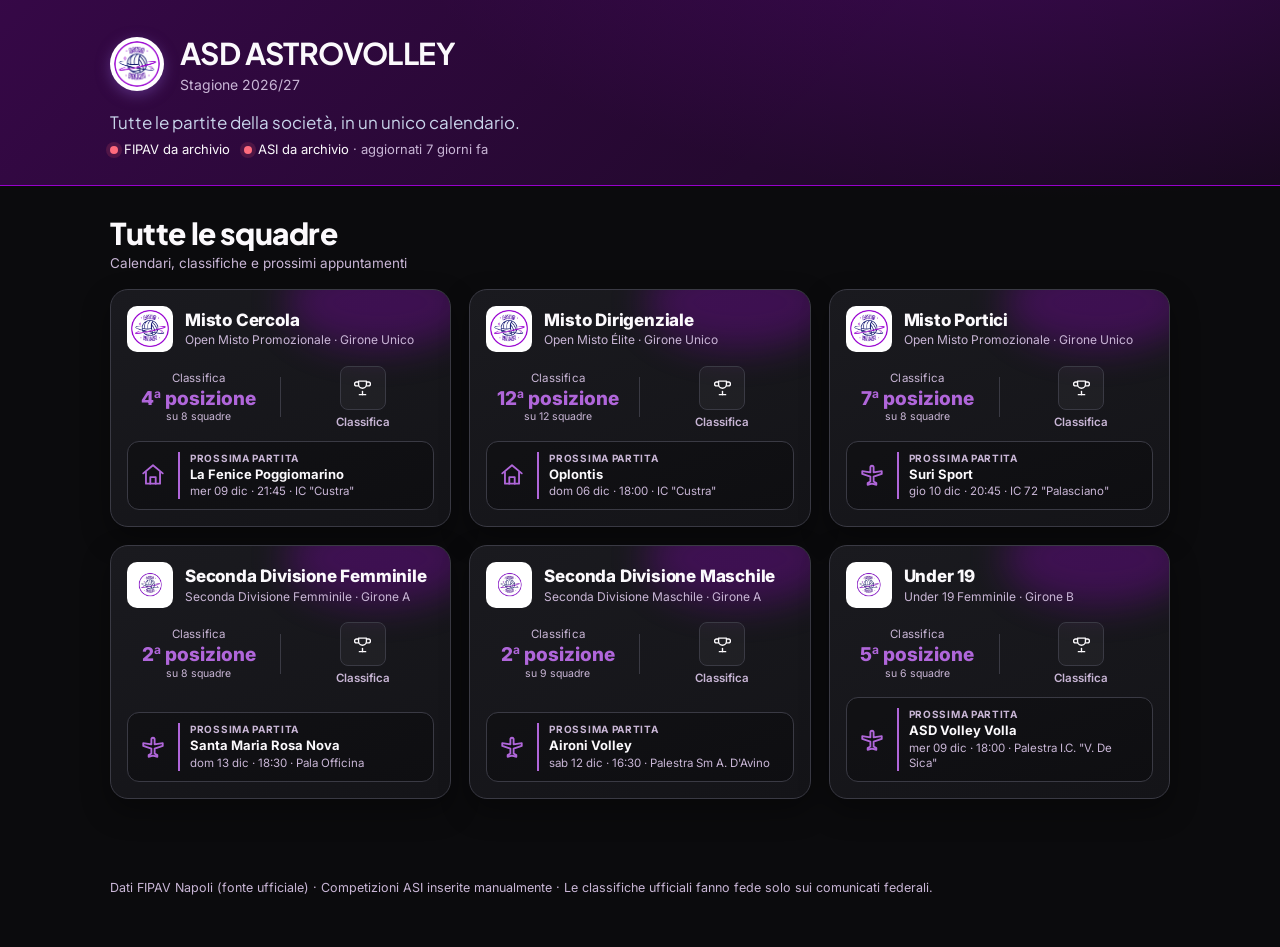
<file: site/demo/restyle2/index.html>
<!DOCTYPE html>
<html lang="it">
<head>
  <meta charset="UTF-8" />
  <meta name="robots" content="noindex" />
  <base href="../../" />
  <meta name="viewport" content="width=device-width, initial-scale=1.0" />
  <title>ASD Astrovolley — Calendario e Classifiche</title>
  <meta name="description" content="Calendario unico di tutte le partite dell'ASD Astrovolley: campionati FIPAV e ASI, in ordine cronologico, con classifiche dei gironi." />
  <link rel="preconnect" href="https://fonts.googleapis.com" />
  <link rel="preconnect" href="https://fonts.gstatic.com" crossorigin />
  <link href="https://fonts.googleapis.com/css2?family=Inter:wght@400;500;600;700&family=Plus+Jakarta+Sans:wght@600;700;800&display=swap" rel="stylesheet" />
  <link rel="icon" type="image/png" href="assets/favicon.png" />
  <link rel="apple-touch-icon" href="assets/apple-touch-icon.png" />
  <link rel="stylesheet" href="styles.css" />
  <link rel="stylesheet" href="demo/restyle2/restyle.css" />
</head>
<body>
  <header class="hero">
    <div class="hero-inner">
      <div class="brand">
        <a class="brand-link" href="../dirigenza/" title="Area dirigenza" aria-label="Area dirigenza">
          <img class="brand-mark" src="assets/logo.webp" alt="Logo ASD Astrovolley" width="54" height="54" />
        </a>
        <div>
          <h1 id="societa">ASD Astrovolley</h1>
          <p class="season">Stagione <span id="stagione">—</span></p>
        </div>
      </div>
      <p class="tagline">Tutte le partite della società, in un unico calendario.</p>
        <p class="updated" id="updated">—</p>
    </div>
  </header>

  <main>
    <section id="landing" class="landing" hidden aria-label="Le nostre squadre">
      <div class="landing-head">
        <div>
          <h2 class="landing-title">Tutte le squadre</h2>
          <p class="landing-sub">Calendari, classifiche e prossimi appuntamenti</p>
        </div>
      </div>
      <div id="landing-grid" class="landing-grid"></div>
    </section>

    <div id="calendar-view">
    <button id="back-to-landing" class="back-btn" hidden>← Squadre</button>

    <!-- Vista squadra: classifica e giornata in corso. -->
    <div id="vista-squadra">
    <h2 id="team-title" class="page-title">Classifica</h2>

    <!-- Niente pannello attorno: la card e' gia' un riquadro. -->
    <section class="standings-card" aria-labelledby="standings-heading">
      <div class="card-top">
        <img class="club-logo" src="assets/logo.webp" alt="Logo ASD Astrovolley"
             width="46" height="46" />
        <div>
          <h3 id="standings-heading" class="card-title">Classifica</h3>
          <p id="standings-sub" class="card-subtitle">—</p>
          <p class="card-comp"><span id="team-comp">—</span> · <span id="team-season">—</span></p>
        </div>
      </div>
      <div id="standings" class="standings"></div>
    </section>

    <section class="round-panel" aria-labelledby="round-heading">
      <div class="round-header">
        <h3 id="round-heading" class="round-title">Giornata in corso</h3>
        <button id="all-matches" class="all-matches-btn" type="button">
          <svg class="cal-icon" viewBox="0 0 24 24" width="15" height="15" aria-hidden="true">
            <rect x="3" y="5" width="18" height="16" rx="3" fill="none" stroke="currentColor" stroke-width="2"/>
            <path d="M3 10h18M8 3v4M16 3v4" fill="none" stroke="currentColor" stroke-width="2" stroke-linecap="round"/>
          </svg>
          Tutte le partite
        </button>
      </div>
      <div id="campionato" class="campionato"></div>
    </section>
    </div>

    <!-- Vista calendario: solo le partite, niente classifica ne' giornata.
         Vive sullo stesso indirizzo (?vista=calendario), cosi' il link si
         puo' condividere e il tasto Indietro torna alla vista squadra. -->
    <section id="vista-calendario" hidden aria-labelledby="cal-titolo">
      <div class="cal-head">
        <img class="cal-club-logo" src="assets/logo.webp" alt="" width="44" height="44" />
        <div class="cal-head-text">
          <h2 id="cal-titolo" class="page-title">Calendario</h2>
          <p id="cal-comp" class="cal-comp">—</p>
        </div>
        <button id="vai-classifica" class="classifica-btn" type="button">
          <svg class="coppa-icon" viewBox="0 0 24 24" width="16" height="16" aria-hidden="true"
               fill="none" stroke="currentColor" stroke-width="1.7"
               stroke-linecap="round" stroke-linejoin="round">
            <path d="M8 21h8"/><path d="M12 17v4"/><path d="M7 4h10v4a5 5 0 0 1-10 0z"/>
            <path d="M17 5h2.5a2.5 2.5 0 0 1 0 5H17"/><path d="M7 5H4.5a2.5 2.5 0 0 0 0 5H7"/>
          </svg>
          Classifica
        </button>
      </div>

      <div class="cal-progress">
        <div class="progress-meta">
          <span id="progress-label">—</span>
          <span id="progress-ratio" class="progress-ratio">—</span>
        </div>
        <div class="progress-track" id="progress-bar" role="progressbar"
             aria-valuemin="0" aria-valuemax="100" aria-valuenow="0">
          <div class="progress-fill" id="progress-fill"></div>
        </div>
      </div>

      <div class="filter-pills" role="group" aria-label="Filtra le partite">
        <button class="pill" type="button" data-filtro="tutte">Tutte</button>
        <button class="pill" type="button" data-filtro="disputate">Disputate</button>
        <button class="pill" type="button" data-filtro="da-disputare">Da disputare</button>
      </div>

      <div id="calendar" class="calendario" aria-live="polite"></div>
    </section>
    </div>
  </main>

  <footer>
    <p>Dati FIPAV Napoli (fonte ufficiale) · Competizioni ASI inserite manualmente · Le classifiche ufficiali fanno fede solo sui comunicati federali.</p>
  </footer>

  <div id="match-modal" class="modal" hidden>
    <div class="modal-backdrop" data-close></div>
    <div class="modal-card" role="dialog" aria-modal="true" aria-label="Dettagli partita">
      <button class="modal-close" data-close aria-label="Chiudi">&times;</button>
      <div id="modal-content"></div>
    </div>
  </div>

  <!-- Ingrandimento del logo: si apre sopra la scheda dettagli, cosi' chi
       chiude l'immagine ritrova la partita dov'era. -->
  <div id="logo-lightbox" class="lightbox" hidden>
    <div class="lightbox-backdrop" data-lightbox-close></div>
    <figure class="lightbox-figure">
      <button class="lightbox-close" data-lightbox-close aria-label="Chiudi immagine">&times;</button>
      <img id="lightbox-img" alt="" />
      <figcaption class="lightbox-caption">
        <span id="lightbox-name"></span>
        <a id="lightbox-link" href="#" target="_blank" rel="noopener">Apri immagine</a>
        <span id="lightbox-note" class="lightbox-note"></span>
      </figcaption>
    </figure>
  </div>

  <script type="module" src="app.js"></script>
</body>
</html>
</file>
<file: site/styles.css>
:root {
  --bg: #0b1220;
  --surface: #131c2e;
  --surface-2: #1b2740;
  --line: #26344f;
  --text: #eaf0fb;
  --muted: #93a3c0;
  --accent: #7b4fb5;
  --accent-soft: #a37fd4;
  --on-accent: #ffffff;
  --fipav: #2f7dd1;
  --asi: #23b26d;
  --win: #23b26d;
  --loss: #e0576a;
  --astro: #a060c0;
  --radius: 14px;
  --shadow: 0 10px 30px rgba(0, 0, 0, 0.35);
}

* { box-sizing: border-box; }

body {
  margin: 0;
  font-family: "Inter", system-ui, -apple-system, Segoe UI, Roboto, sans-serif;
  background: radial-gradient(1200px 600px at 80% -10%, #1a2540 0%, var(--bg) 55%);
  color: var(--text);
  min-height: 100vh;
}

h1, h2, .tagline {
  font-family: "Plus Jakarta Sans", "Inter", sans-serif;
}

.sr-only {
  position: absolute; width: 1px; height: 1px; padding: 0; margin: -1px;
  overflow: hidden; clip: rect(0, 0, 0, 0); white-space: nowrap; border: 0;
}

.hero {
  border-bottom: 1px solid var(--line);
  background: linear-gradient(135deg, rgba(123, 79, 181, 0.22), rgba(163, 127, 212, 0.12));
}

.hero-inner {
  max-width: 1100px;
  margin: 0 auto;
  padding: 34px 20px 28px;
}

.brand { display: flex; align-items: center; gap: 16px; }

.brand-link { display: inline-flex; border-radius: 12px; transition: transform 0.15s ease; }
.brand-link:hover { transform: scale(1.06); }
.brand-link:focus-visible { outline: 2px solid #ffffff; outline-offset: 3px; }

.brand-mark {
  width: 54px;
  height: 54px;
  border-radius: 12px;
  object-fit: contain;
  background: #ffffff;
  padding: 4px;
  box-shadow: 0 4px 14px rgba(123, 79, 181, 0.5);
}

.brand h1 { margin: 0; font-size: 30px; letter-spacing: -0.02em; }

.season { margin: 4px 0 0; color: var(--muted); font-size: 14px; }

.tagline { margin: 18px 0 0; color: #c8d4ea; font-size: 17px; }

.updated { margin: 8px 0 0; color: var(--muted); font-size: 13px; }
/* Un bollino per fonte: verde se i dati sono letti dal vivo, rosso se si sta
   mostrando lo snapshot. Cosi' si vede a colpo d'occhio quale fonte e' ferma. */
.updated .fonte { color: var(--text); white-space: nowrap; }
.updated .fonte::before {
  content: "";
  display: inline-block;
  width: 8px;
  height: 8px;
  margin-right: 6px;
  border-radius: 50%;
  vertical-align: middle;
}
.updated .fonte.is-live::before {
  background: var(--asi);
  box-shadow: 0 0 0 4px rgba(35, 178, 109, 0.18);
}
.updated .fonte.is-offline::before {
  background: var(--loss);
  box-shadow: 0 0 0 4px rgba(224, 87, 106, 0.18);
}
.updated .fonte + .fonte { margin-left: 10px; }

main { max-width: 1100px; margin: 0 auto; padding: 26px 20px 60px; }



.chips { display: flex; flex-wrap: wrap; align-items: center; gap: 8px; margin-bottom: 14px; position: relative; }

.chip[aria-pressed="true"],



/* Etichetta della vista attiva: mostra sempre qual e' la vista corrente. */
.chip-current {
  cursor: default;
  max-width: min(60vw, 340px);
  overflow: hidden;
  text-overflow: ellipsis;
  white-space: nowrap;
  display: inline-block;
  background: linear-gradient(135deg, var(--accent), var(--accent-soft));
  border-color: transparent;
  color: var(--on-accent);
  font-weight: 600;
}
.chip-current:hover { border-color: transparent; }

/* Pannello Filtri: ancorato sotto la barra dei chip, non sotto un singolo chip. */
.filters-panel {
  position: absolute;
  top: calc(100% + 6px);
  left: 0;
  min-width: 280px;
  max-width: min(94vw, 380px);
  max-height: min(70vh, 460px);
}
.filter-group + .filter-group { margin-top: 6px; padding-top: 6px; border-top: 1px solid var(--line); }
.filter-head {
  font-size: 10.5px;
  text-transform: uppercase;
  letter-spacing: .07em;
  color: var(--muted);
  padding: 8px 12px 4px;
}

.panel {
  background: var(--surface);
  border: 1px solid var(--line);
  border-radius: var(--radius);
  box-shadow: var(--shadow);
  padding: 22px;
  margin-bottom: 26px;
}
.panel h2 {
  margin: 0 0 16px; font-size: 19px; letter-spacing: -0.01em;
}

.day-label {
  font-size: 13px; font-weight: 700; text-transform: uppercase; letter-spacing: 0.08em;
  color: var(--accent-soft); margin: 22px 0 10px;
}
.day-label:first-child { margin-top: 0; }

.match {
  display: grid;
  grid-template-columns: 64px 1fr auto;
  gap: 14px;
  align-items: center;
  padding: 12px 14px;
  border: 1px solid var(--line);
  border-radius: 12px;
  background: var(--surface-2);
  margin-bottom: 8px;
}
.match.is-ours { border-color: var(--accent); box-shadow: inset 0 0 0 1px rgba(163,127,212,.35); }

/* Esito (solo partite nostre): il verde/rosso dice come e' andata, la sfumatura
   viola a destra richiama i colori della societa'. */
.match.esito-win {
  border-left: 6px solid var(--win);
  border-color: rgba(35,178,109,.66);
  box-shadow: 0 0 0 1px rgba(35,178,109,.22), 0 4px 14px rgba(35,178,109,.13);
  background: linear-gradient(90deg, rgba(35,178,109,.40), rgba(35,178,109,.09) 40%, rgba(160,96,192,.32) 100%);
}
.match.esito-loss {
  border-left: 6px solid var(--loss);
  border-color: rgba(224,87,106,.66);
  box-shadow: 0 0 0 1px rgba(224,87,106,.22), 0 4px 14px rgba(224,87,106,.12);
  background: linear-gradient(90deg, rgba(224,87,106,.38), rgba(224,87,106,.09) 40%, rgba(160,96,192,.32) 100%);
}
.match.esito-win .result  { background: rgba(35,178,109,.46); color: #d5f9e5; }
.match.esito-loss .result { background: rgba(224,87,106,.44); color: #fbcdd4; }
.match.esito-win .team-name.ours,
.match.esito-loss .team-name.ours { color: #ffffff; }

.match-time { font-weight: 700; font-size: 15px; color: #dbe6fb; }

/* Partita annullata: resta in elenco (chi cerca "quando gioco" deve vedere che
   e' saltata) ma in grigio, senza risultato e senza esito. Non entra in
   classifica: l'importer non le scrive un punteggio. */
/* L'etichetta "annullata" sta in un riquadro suo: senza, e' testo nudo in mezzo
   alla card. Vale per la giornata in corso e per la vista Calendario. */
.annullata {
  font-size: 11px; font-weight: 700; letter-spacing: .06em;
  text-transform: uppercase; color: var(--muted);
  border: 1px dashed rgba(147,163,192,.55); border-radius: 999px;
  padding: 2px 8px;
  white-space: nowrap;
}

.badge {
  font-size: 11px; font-weight: 700; padding: 4px 9px; border-radius: 999px;
  text-transform: uppercase; letter-spacing: .04em; white-space: nowrap;
}
.badge.fipav { background: rgba(47,125,209,.2); color: #a9ccf2; }
.badge.asi { background: rgba(35,178,109,.2); color: #9ce6bf; }
.badge.manuale { background: rgba(147,163,192,.2); color: #cdd8ec; }

.empty { color: var(--muted); padding: 10px 2px; }

.standings { display: grid; grid-template-columns: repeat(auto-fit, minmax(320px, 1fr)); gap: 18px; }
.standing-card { border: 1px solid var(--line); border-radius: 12px; overflow: hidden; background: var(--surface-2); }
.standing-card h3 { margin: 0; padding: 12px 14px; font-size: 14px; background: rgba(255,255,255,.03); border-bottom: 1px solid var(--line); }
table { width: 100%; border-collapse: collapse; font-size: 13.5px; }
th, td { padding: 8px 10px; text-align: left; }
th { color: var(--muted); font-weight: 600; font-size: 12px; text-transform: uppercase; letter-spacing: .04em; }
td.num, th.num { text-align: right; font-variant-numeric: tabular-nums; }
td.num, th.num, td:nth-child(5), td:nth-child(6) { white-space: nowrap; }
tbody tr { border-top: 1px solid rgba(38,52,79,.6); }
tbody tr.is-ours { background: rgba(255,107,44,.1); font-weight: 600; }
tbody tr.is-ours td:first-child { color: var(--accent-soft); }

footer { max-width: 1100px; margin: 0 auto; padding: 0 20px 40px; color: var(--muted); font-size: 12.5px; }

/* --- Scheda dettagli partita --- */
body.modal-open { overflow: hidden; }
.modal { position: fixed; inset: 0; z-index: 100; display: flex; align-items: center; justify-content: center; padding: 16px; }
/* L'attributo hidden deve vincere sui display espliciti: un .classifica-btn
   con display:inline-flex resterebbe visibile anche con hidden. */
[hidden] { display: none !important; }

.modal[hidden] { display: none; }
.modal-backdrop { position: absolute; inset: 0; background: rgba(6, 10, 20, .72); backdrop-filter: blur(2px); }
.modal-card {
  position: relative;
  width: min(560px, 100%);
  max-height: 88vh;
  overflow-y: auto;
  background: var(--surface-2);
  border: 1px solid var(--line);
  border-radius: 16px;
  padding: 22px 22px 26px;
  box-shadow: 0 30px 70px rgba(0, 0, 0, .55);
  animation: modal-in .16s ease-out;
}
@keyframes modal-in { from { opacity: 0; transform: translateY(8px) scale(.98); } to { opacity: 1; transform: none; } }
.modal-close {
  position: absolute; top: 10px; right: 12px;
  width: 34px; height: 34px; border-radius: 50%;
  border: 1px solid var(--line); background: var(--surface);
  color: var(--muted); font-size: 20px; line-height: 1; cursor: pointer;
}
.modal-close:hover { color: var(--text); border-color: var(--accent-soft); }
.modal-kicker { margin: 0 0 14px; padding-right: 34px; color: var(--muted); font-size: 12px; text-transform: uppercase; letter-spacing: .05em; }

.detail-score { display: grid; grid-template-columns: 1fr auto 1fr; align-items: start; gap: 10px; margin-bottom: 14px; }
.detail-team { display: flex; flex-direction: column; align-items: center; gap: 8px; text-align: center; }
.detail-team img { width: 46px; height: 46px; object-fit: contain; border-radius: 8px; background: #fff; padding: 4px; }
.detail-team-name { font-weight: 600; font-size: 15px; }
.detail-team-name.ours { color: var(--accent-soft); }
.detail-result { font-family: "Plus Jakarta Sans", sans-serif; font-size: 26px; font-weight: 800; padding: 12px 6px 0; }

.set-chips { display: flex; flex-wrap: wrap; gap: 6px; justify-content: center; margin-bottom: 16px; }
.set-chip {
  font-variant-numeric: tabular-nums;
  background: var(--surface);
  border: 1px solid var(--line);
  border-radius: 8px;
  padding: 5px 10px;
  font-size: 13px;
}
.detail-list { border-top: 1px solid var(--line); }
.detail-row { display: grid; grid-template-columns: 110px 1fr; gap: 12px; padding: 9px 0; border-bottom: 1px solid rgba(38, 52, 79, .6); font-size: 13.5px; }
.detail-label { color: var(--muted); }
.detail-value { color: var(--text); }
.maps-link { color: var(--accent-soft); text-decoration: none; border-bottom: 1px dotted currentColor; }
.maps-link:hover { color: var(--text); }
.modal-badge { margin-top: 14px; }

/* ------------------------------------------------- nuova scheda partita
   Header, chip campionato, riquadro "Il match" con loghi in cerchio,
   esito, parziali, blocco palestra con pulsante mappa e pulsante condividi.
   I colori vengono tutti dalle variabili del tema: le demo (demo/restyle*)
   ridefiniscono solo quelle e la scheda si adatta da sola. */
.modal-card.sheet-card {
  width: min(480px, 100%);
  padding: 0;
  border-radius: 22px;
  /* le demo dipingono un gradiente su .modal-card: qui serve un fondo pieno */
  background: var(--surface-2);
}
.modal-card.sheet-card .modal-close { display: none; }

.ui-icon { width: 16px; height: 16px; flex: 0 0 auto; }

.sheet-head {
  display: flex; align-items: center; justify-content: space-between; gap: 12px;
  padding: 16px 18px;
  background: var(--surface);
  border-bottom: 1px solid var(--line);
  border-radius: 22px 22px 0 0;
}
.sheet-title { display: flex; align-items: center; gap: 10px; min-width: 0; }
.sheet-title h2 {
  margin: 0; font-size: 15px; font-weight: 800;
  letter-spacing: .06em; text-transform: uppercase; color: var(--text);
}
.sheet-title-icon {
  display: grid; place-items: center;
  width: 34px; height: 34px; border-radius: 11px;
  background: color-mix(in srgb, var(--accent) 18%, transparent);
  color: var(--accent-soft);
}
.sheet-title-icon .ui-icon { width: 18px; height: 18px; }
.sheet-close {
  display: inline-flex; align-items: center; gap: 6px; flex: 0 0 auto;
  padding: 7px 12px; border-radius: 11px; cursor: pointer;
  border: 1px solid var(--line); background: var(--surface-2);
  color: var(--muted); font-size: 12px; font-weight: 700; font-family: inherit;
  transition: color .12s ease, border-color .12s ease;
}
.sheet-close:hover { color: var(--text); border-color: var(--accent-soft); }
.sheet-close .ui-icon { width: 13px; height: 13px; }

.sheet-body { padding: 18px; display: flex; flex-direction: column; gap: 16px; }

.chip-comp {
  display: inline-flex; align-items: center; gap: 7px;
  padding: 6px 12px; border-radius: 999px;
  background: color-mix(in srgb, var(--accent) 12%, transparent);
  border: 1px solid color-mix(in srgb, var(--accent-soft) 30%, transparent);
  color: var(--accent-soft);
  font-size: 10.5px; font-weight: 800;
  letter-spacing: .07em; text-transform: uppercase;
}
.chip-comp .chip-dot {
  width: 6px; height: 6px; border-radius: 50%;
  background: var(--accent-soft);
  animation: pulse-dot 2s ease-in-out infinite;
}
@keyframes pulse-dot { 0%, 100% { opacity: 1; } 50% { opacity: .35; } }
@media (prefers-reduced-motion: reduce) {
  .chip-comp .chip-dot { animation: none; }
}

.meta-row {
  display: flex; flex-wrap: wrap; gap: 14px;
  margin-top: 10px; padding: 11px 13px;
  background: color-mix(in srgb, var(--bg) 45%, transparent);
  border: 1px solid var(--line); border-radius: 14px;
}
.meta-item { display: inline-flex; align-items: center; gap: 7px; font-size: 13px; color: var(--muted); }
.meta-item .ui-icon { color: var(--accent-soft); }
.meta-item b { color: var(--text); font-weight: 700; }

.match-box {
  background: var(--surface);
  border: 1px solid var(--line);
  border-radius: 18px; padding: 14px;
}
.match-box-title {
  margin: 0 0 12px; text-align: center;
  font-size: 9.5px; font-weight: 800; letter-spacing: .18em;
  text-transform: uppercase; color: var(--muted);
}
.match-grid { display: grid; grid-template-columns: 1fr auto 1fr; align-items: start; gap: 8px; }
.team-side { display: flex; flex-direction: column; align-items: center; gap: 8px; min-width: 0; }

/* Il cerchio resta cerchio anche con loghi non quadrati (es. 362x512):
   il riquadro e' quadrato e l'immagine riempie un quadrato, quindi il
   border-radius non puo' produrre un'ellisse. */
.logo-ring {
  display: grid; place-items: center;
  width: 64px; height: 64px; aspect-ratio: 1 / 1;
  border-radius: 50%; padding: 6px;
  background: color-mix(in srgb, var(--accent) 10%, transparent);
  border: 2px solid var(--accent);
}
.logo-ring img {
  width: 100%; height: auto; aspect-ratio: 1 / 1;
  object-fit: contain;
  border-radius: 50%; background: #fff;
}
.logo-fallback {
  display: grid; place-items: center;
  width: 100%; aspect-ratio: 1 / 1; border-radius: 50%;
  background: var(--surface-2); color: var(--accent-soft);
  font-size: 14px; font-weight: 800;
}

.sheet-team-name {
  font-size: 11.5px; font-weight: 800; line-height: 1.25;
  text-align: center; color: var(--text);
  overflow-wrap: anywhere;
}
.sheet-team-name.ours { color: var(--accent-soft); }

.score-side { display: flex; flex-direction: column; align-items: center; gap: 4px; padding-top: 6px; }
.detail-result {
  font-family: "Plus Jakarta Sans", sans-serif;
  font-size: 27px; font-weight: 800; letter-spacing: .06em;
  color: var(--text); line-height: 1.1;
}
.detail-result.vs { font-size: 20px; color: var(--muted); }
.detail-result.annullata { color: var(--muted); }

.esito {
  display: inline-flex; align-items: center; gap: 4px;
  padding: 3px 9px; border-radius: 999px;
  font-size: 9px; font-weight: 800; letter-spacing: .06em; text-transform: uppercase;
}
.esito .ui-icon { width: 11px; height: 11px; }
.esito.finale { color: var(--win); background: color-mix(in srgb, var(--win) 14%, transparent); }
.esito.dagiocare { color: var(--fipav); background: color-mix(in srgb, var(--fipav) 14%, transparent); }
.esito.annullata { color: var(--loss); background: color-mix(in srgb, var(--loss) 14%, transparent); }

.score-side .set-chips { margin: 4px 0 0; gap: 4px; }
.score-side .set-chip {
  padding: 2px 6px; font-size: 10px;
  background: var(--surface-2); border-color: var(--line); color: var(--muted);
}

.info-card {
  display: flex; align-items: center; gap: 12px;
  padding: 14px; border-radius: 16px;
  background: color-mix(in srgb, var(--bg) 45%, transparent);
  border: 1px solid var(--line);
}
.info-icon { color: var(--accent-soft); display: grid; place-items: center; }
.info-icon .ui-icon { width: 20px; height: 20px; }
.info-text { flex: 1 1 auto; min-width: 0; }
.info-text h4 { margin: 0; font-size: 13.5px; font-weight: 800; color: var(--text); }
.info-text p { margin: 3px 0 0; font-size: 12px; line-height: 1.4; color: var(--muted); }
.btn-mappa {
  display: inline-flex; align-items: center; gap: 5px; flex: 0 0 auto;
  padding: 8px 12px; border-radius: 11px;
  background: var(--accent); color: var(--on-accent);
  font-size: 11.5px; font-weight: 800; text-decoration: none;
  transition: filter .12s ease;
}
.btn-mappa:hover { filter: brightness(1.12); }
.btn-mappa .ui-icon { width: 13px; height: 13px; }

.sheet-actions { padding-top: 4px; border-top: 1px solid var(--line); }
.btn-share {
  display: flex; align-items: center; justify-content: center; gap: 8px;
  width: 100%; padding: 14px; border: 0; border-radius: 16px; cursor: pointer;
  background: linear-gradient(135deg, var(--accent), var(--accent-soft));
  color: var(--on-accent);
  font-family: inherit; font-size: 12px; font-weight: 800;
  letter-spacing: .06em; text-transform: uppercase;
  transition: transform .1s ease, filter .12s ease;
}
.btn-share:hover { filter: brightness(1.08); }
.btn-share:active { transform: scale(.985); }
.btn-share .ui-icon { width: 15px; height: 15px; }

.sheet-foot { display: flex; align-items: center; justify-content: space-between; gap: 8px; }
.sheet-foot .badge { margin: 0; }
.foot-giornata { font-size: 11px; color: var(--muted); font-weight: 600; }

@media (max-width: 420px) {
  .modal { padding: 10px; }
  .sheet-body { padding: 14px; gap: 13px; }
  .match-grid { gap: 4px; }
  .logo-ring { width: 56px; height: 56px; }
  .detail-result { font-size: 24px; }
  .sheet-team-name { font-size: 10.5px; }
  .btn-mappa span { display: none; }
  .btn-mappa { padding: 9px; }
}


.match { cursor: pointer; }
.match:focus-visible { outline: 2px solid var(--accent-soft); outline-offset: 2px; }


/* -------------------------------------------------- pannello Campionato */
/* Il campionato si apre in un pannello, come la classifica: la lista delle
   partite resta sempre cronologica sotto. La navigazione sta in una riga
   (frecce + giornata corrente) e in una striscia di numeri scorrevole. */
.champ-select { display: block; margin-bottom: 14px; }
.champ-select select {
  width: 100%;
  padding: 10px 12px;
  border-radius: 10px;
  border: 1px solid var(--line);
  background: var(--surface-2);
  color: var(--text);
  font-size: 13.5px;
  font-weight: 600;
  cursor: pointer;
}






@media (max-width: 640px) {
  .brand h1 { font-size: 23px; }
  /* Su mobile il badge (ente) sta sotto l'orario, nella colonna di sinistra, e
     il corpo della scheda occupa entrambe le righe. Cosi' il badge non ruba
     larghezza ai nomi (che andrebbero a capo) e non aggiunge una riga in fondo:
     lo spazio liberato va nel respiro tra nomi e descrizione. */
  .match {
    grid-template-columns: 58px 1fr;
    grid-template-rows: auto 1fr;
    align-items: start;
    padding: 13px 14px;
  }
  .match .match-time { grid-column: 1; grid-row: 1; padding-top: 1px; }
  .match .badge { grid-column: 1; grid-row: 2; justify-self: start; margin-top: 8px; font-size: 10px; padding: 3px 7px; }
  .match .match-body { grid-column: 2; grid-row: 1 / 3; }

  /* Partite giocate: nomi impilati, punteggio a lato di ciascuno. */
  .match .teams.is-played {
    display: grid;
    grid-template-columns: 1fr auto;
    align-items: center;
    column-gap: 12px;
    row-gap: 6px;
    line-height: 1.35;
    font-size: 14px;
  }
  .teams.is-played .name-casa { grid-area: 1 / 1; }
  .teams.is-played .score-casa { grid-area: 1 / 2; }
  .teams.is-played .name-ospite { grid-area: 2 / 1; }
  .teams.is-played .score-ospite { grid-area: 2 / 2; }
  .teams.is-played .result { display: none; }
  .match .meta { margin-top: 10px; line-height: 1.3; }
  .match .team-score {
    display: block;
    text-align: right;
    font-weight: 700;
    font-variant-numeric: tabular-nums;
    color: #bcd6f5;
    min-width: 1.2em;
  }



  .panel { padding: 16px 12px; }
  .standings { grid-template-columns: 1fr; }
  table { font-size: 12px; }
  th, td { padding: 6px 5px; }
  .standing-card table th:nth-child(5),
  .standing-card table td:nth-child(5),
  .standing-card table th:nth-child(6),
  .standing-card table td:nth-child(6) { font-size: 11px; }
}

/* --------------------------------------------------- ingrandimento del logo
   Si apre sopra la scheda dettagli (z-index piu' alto) cosi' chiudendolo si
   ritrova la partita. L'immagine non supera la sua risoluzione nativa: un
   logo da 50px resta nitido invece di diventare una macchia sgranata. */
.lightbox { position: fixed; inset: 0; z-index: 200; display: flex; align-items: center; justify-content: center; padding: 24px; }
.lightbox[hidden] { display: none; }
.lightbox-backdrop { position: absolute; inset: 0; background: rgba(4, 8, 16, .82); backdrop-filter: blur(3px); }
.lightbox-figure {
  position: relative;
  margin: 0;
  display: flex;
  flex-direction: column;
  align-items: center;
  gap: 12px;
  max-width: min(560px, 92vw);
}
.lightbox-figure img {
  display: block;
  /* Il limite e' la dimensione reale del file: mai upscalare. */
  width: auto;
  height: auto;
  max-width: min(560px, 88vw);
  max-height: 74vh;
  background: #fff;
  border-radius: 14px;
  padding: 14px;
  box-shadow: 0 18px 50px rgba(0, 0, 0, .55);
  image-rendering: auto;
}
.lightbox-caption { display: flex; align-items: center; gap: 12px; flex-wrap: wrap; justify-content: center; }
.lightbox-caption span { font-weight: 600; font-size: 15px; color: var(--text, #e8edf7); }
.lightbox-caption a { font-size: 13px; color: var(--accent-soft, #8fb8ff); text-decoration: none; border-bottom: 1px solid currentColor; }
.lightbox-close {
  position: absolute;
  top: -14px;
  right: -14px;
  width: 38px;
  height: 38px;
  border-radius: 50%;
  border: 1px solid rgba(255, 255, 255, .22);
  background: rgba(20, 26, 40, .92);
  color: #fff;
  font-size: 22px;
  line-height: 1;
  cursor: pointer;
}
.lightbox-close:hover { background: rgba(40, 50, 72, .98); }
body.lightbox-open { overflow: hidden; }

/* Il logo nella scheda si comporta come un pulsante. */
.detail-team .logo-zoom { cursor: zoom-in; transition: transform .12s ease, box-shadow .12s ease; }
.detail-team .logo-zoom:hover { transform: scale(1.06); box-shadow: 0 4px 14px rgba(0, 0, 0, .35); }
.detail-team .logo-zoom:focus-visible { outline: 2px solid var(--accent-soft, #8fb8ff); outline-offset: 2px; }

@media (max-width: 560px) {
  .lightbox-close { top: -10px; right: -6px; }
  .lightbox-figure img { padding: 10px; border-radius: 12px; }
}
.lightbox-note { font-size: 12px; color: var(--muted, #93a3c0); font-variant-numeric: tabular-nums; }

/* ---------------------------------------------------------------------------
   Landing: una card per squadra.
   Desktop: griglia a 2 colonne che sale a 3 oltre 1100px, con le card alte
   uguali (grid allunga gli item, flex interno spinge la prossima partita in
   fondo). Mobile: una colonna sola, card piu' compatte.
   --------------------------------------------------------------------------- */
.landing { padding: 4px 0 8px; }

.landing-head {
  display: flex;
  align-items: flex-end;
  justify-content: space-between;
  gap: 12px;
  margin-bottom: 18px;
}

.landing-title {
  margin: 0;
  font-size: 26px;
  font-weight: 800;
  letter-spacing: -0.4px;
  line-height: 1.15;
}

.landing-sub {
  margin: 4px 0 0;
  font-size: 13.5px;
  color: var(--muted);
}

.landing-grid {
  display: grid;
  grid-template-columns: 1fr;
  gap: 16px;
}

/* Card ---------------------------------------------------------------- */
.team-card {
  --accent: #a060c0;
  --accent-glow: rgba(160, 96, 192, 0.55);
  position: relative;
  overflow: hidden;
  display: flex;
  flex-direction: column;
  background: linear-gradient(145deg, #1b2740 0%, #131c2e 100%);
  border: 1px solid var(--line);
  border-radius: 18px;
  padding: 16px;
  box-shadow: 0 12px 28px rgba(0, 0, 0, 0.35);
  transition: transform 0.16s ease, border-color 0.16s ease, box-shadow 0.16s ease;
}

.team-card:hover,
.team-card:focus-within {
  transform: translateY(-2px);
  border-color: color-mix(in srgb, var(--accent) 45%, var(--line));
  box-shadow: 0 16px 34px rgba(0, 0, 0, 0.45);
}

/* Bagliore in alto a destra: da' profondita' senza rubare spazio al testo. */
.team-card::before {
  content: "";
  position: absolute;
  top: -35px;
  right: -25px;
  width: 190px;
  height: 95px;
  border-radius: 50%;
  background: var(--accent-glow);
  filter: blur(18px);
  opacity: 0.55;
  pointer-events: none;
}

.team-head {
  position: relative;
  z-index: 1;
  display: flex;
  align-items: center;
  gap: 12px;
  margin-bottom: 14px;
  min-width: 0;
}

.team-logo {
  width: 46px;
  height: 46px;
  flex-shrink: 0;
  object-fit: contain;
  border-radius: 10px;
  background: #ffffff;
  padding: 4px;
}

.team-titles { min-width: 0; }

.team-name {
  margin: 0;
  font-size: 17px;
  font-weight: 800;
  letter-spacing: -0.2px;
  line-height: 1.2;
  color: var(--text);
  text-transform: none;
}

/* Link esteso: un solo <a> trasparente che copre l'intera card. Sta sopra i
   contenuti (z-index 2) ma sotto i due bersagli propri (prossima partita e
   pulsante Classifica, z-index 3). Il nome accessibile arriva dallo <span>
   .sr-only, perche' il link non ha testo visibile. */
.card-link {
  position: absolute;
  inset: 0;
  z-index: 2;
  border-radius: inherit;
  color: inherit;
  text-decoration: none;
}

.card-link:focus-visible {
  outline: none;
}

.team-card:has(.card-link:focus-visible) {
  outline: 2px solid var(--accent);
  outline-offset: 3px;
}

.team-comp {
  margin: 2px 0 0;
  font-size: 12px;
  color: var(--muted);
  line-height: 1.3;
  display: -webkit-box;
  -webkit-line-clamp: 2;
  -webkit-box-orient: vertical;
  overflow: hidden;
}

/* Riga centrale: posizione + azioni -------------------------------- */
/* z-index 3 perche' questa riga contiene un bersaglio proprio (Classifica).
   pointer-events: none fa passare i click della zona vuota al link esteso
   sotto; il pulsante li riprende con pointer-events: auto. Senza, l'intera
   riga sarebbe un "buco" non cliccabile nella card. */
.team-middle {
  position: relative;
  z-index: 3;
  pointer-events: none;
  display: grid;
  grid-template-columns: 1fr auto 1fr;
  align-items: center;
  gap: 10px;
  margin-bottom: 12px;
}

.rank-label {
  font-size: 11.5px;
  letter-spacing: 0.2px;
  color: var(--muted);
  margin-bottom: 2px;
}

.rank-block {
  text-align: center;
  min-width: 0;
}

.rank-value {
  font-size: 19px;
  font-weight: 800;
  color: var(--accent);
  line-height: 1.15;
  white-space: nowrap;
}

.rank-value sup {
  font-size: 12px;
  font-weight: 700;
}

.rank-total {
  font-size: 10.5px;
  color: var(--muted);
  line-height: 1.2;
  margin-top: 1px;
}

.rank-empty {
  font-size: 13px;
  font-weight: 600;
  color: var(--muted);
}

.v-sep {
  width: 1px;
  height: 40px;
  background: var(--line);
  flex-shrink: 0;
}

.team-actions {
  display: flex;
  align-items: center;
  justify-content: center;
  gap: 14px;
}

.action-item {
  position: relative;
  pointer-events: auto;
  display: flex;
  flex-direction: column;
  align-items: center;
  gap: 5px;
  min-height: 44px;
  text-decoration: none;
  color: var(--muted);
  font-size: 11.5px;
  font-weight: 600;
  background: none;
  border: 0;
  padding: 0;
  cursor: pointer;
  font-family: inherit;
}

.action-box {
  width: 46px;
  height: 44px;
  border-radius: 8px;
  border: 1.5px solid var(--line);
  background: rgba(255, 255, 255, 0.04);
  display: grid;
  place-items: center;
  color: var(--text);
  transition: border-color 0.16s ease, background 0.16s ease;
}

.action-item:hover .action-box,
.action-item:focus-visible .action-box {
  border-color: var(--accent);
  background: color-mix(in srgb, var(--accent) 18%, transparent);
}

/* Prossima partita ------------------------------------------------- */
/* z-index 3: sta sopra il link della card, altrimenti il click aprirebbe il
   calendario invece della scheda della partita. */
.next-match {
  position: relative;
  z-index: 3;
  margin-top: auto;
  background: rgba(0, 0, 0, 0.28);
  border: 1px solid var(--line);
  border-radius: 12px;
  padding: 10px 12px;
  display: flex;
  align-items: center;
  gap: 12px;
  cursor: pointer;
  transition: border-color 0.16s ease, background 0.16s ease;
}

.next-match:hover,
.next-match:focus-visible {
  border-color: var(--accent);
  background: rgba(0, 0, 0, 0.38);
  outline: none;
}

.next-match:focus-visible {
  box-shadow: 0 0 0 2px color-mix(in srgb, var(--accent) 60%, transparent);
}

.next-match.is-empty { cursor: default; }

/* Icona casa/aereo: senza riquadro, solo il segno nel colore della card. */
.venue-icon-wrap {
  flex-shrink: 0;
  display: grid;
  place-items: center;
  color: var(--accent);
}

.venue-icon { display: block; }

.match-info {
  min-width: 0;
  border-left: 2.5px solid var(--accent);
  padding-left: 10px;
}

.match-tag {
  font-size: 10px;
  font-weight: 700;
  letter-spacing: 0.7px;
  text-transform: uppercase;
  color: var(--muted);
  margin-bottom: 2px;
}

.match-details {
  font-size: 13px;
  font-weight: 700;
  color: var(--text);
  line-height: 1.3;
  /* L'avversario non si tronca: se il nome e' lungo va a capo. */
  overflow-wrap: anywhere;
}

.match-venue {
  font-size: 11.5px;
  color: var(--muted);
  margin-top: 2px;
  line-height: 1.3;
  overflow-wrap: anywhere;
}

/* Varianti colore per squadra, tutte nella famiglia del viola del logo:
   servono a distinguere le card fra loro senza introdurre colori estranei
   all'identita' del club. */
.theme-1 { --accent: #b98cf0; --accent-glow: rgba(185, 140, 240, 0.50); }
.theme-2 { --accent: #a060c0; --accent-glow: rgba(160, 96, 192, 0.50); }
.theme-3 { --accent: #8a4fc4; --accent-glow: rgba(138, 79, 196, 0.50); }
.theme-4 { --accent: #c9a6f5; --accent-glow: rgba(201, 166, 245, 0.45); }

/* Pulsante di ritorno dalla vista calendario ----------------------- */
.back-btn {
  display: inline-flex;
  align-items: center;
  gap: 6px;
  margin-bottom: 12px;
  padding: 8px 14px;
  border-radius: 999px;
  border: 1px solid var(--line);
  background: var(--surface);
  color: var(--text);
  font-family: inherit;
  font-size: 13px;
  font-weight: 600;
  cursor: pointer;
  transition: border-color 0.16s ease, background 0.16s ease;
}

.back-btn:hover,
.back-btn:focus-visible {
  border-color: var(--accent-soft);
  background: var(--surface-2);
}

/* Due colonne da tablet in su: sotto i 720px le card piene restano leggibili. */
@media (min-width: 720px) {
  .landing-grid { grid-template-columns: repeat(2, minmax(0, 1fr)); }
  .landing-title { font-size: 30px; }
}

/* Tre colonne sui desktop larghi. Con 4 squadre l'ultima resta da sola:
   non si allarga, resta della stessa misura delle altre. */
@media (min-width: 1100px) {
  .landing-grid { grid-template-columns: repeat(3, minmax(0, 1fr)); gap: 18px; }
}

@media (max-width: 560px) {
  .landing-title { font-size: 22px; }
  .team-card { padding: 14px; border-radius: 16px; }
  .team-logo { width: 40px; height: 40px; }
  .team-name { font-size: 15.5px; }
  .team-actions { gap: 10px; }
  .action-box { width: 44px; height: 44px; }
}


/* ---------------------------------------------------------------------------
   Pagina squadra: titolo, riquadro classifica, giornata in corso e
   "tutte le partite" affiancate. Struttura ripresa dal riferimento condiviso;
   colori e tipografia restano quelli del club.
   --------------------------------------------------------------------------- */

.page-title {
  margin: 0 0 16px;
  font-size: clamp(24px, 4vw, 32px);
  font-weight: 800;
  letter-spacing: -.4px;
  line-height: 1.1;
}

/* --- Riquadro classifica --- */

.standings-card {
  position: relative;
  overflow: hidden;
  margin-bottom: 20px;
  border: 1px solid var(--line);
  border-radius: var(--radius);
  background: linear-gradient(155deg, var(--surface-2) 0%, var(--surface) 100%);
  padding: 14px 0 8px;
  box-shadow: var(--shadow);
}

.card-top {
  display: flex;
  align-items: center;
  gap: 12px;
  padding: 0 16px 13px;
  border-bottom: 1px solid var(--line);
}

/* Logo del club: il file ha gia' il canale alpha, nessun riquadro attorno. */
.club-logo {
  width: 46px;
  height: 46px;
  object-fit: contain;
  flex: 0 0 auto;
  filter: drop-shadow(0 3px 10px rgba(160, 96, 192, .45));
}

.card-title {
  margin: 0;
  font-size: 15px;
  font-weight: 800;
  letter-spacing: .6px;
  text-transform: uppercase;
}

.card-subtitle {
  margin: 3px 0 0;
  font-size: 12px;
  color: var(--muted);
}

.card-comp {
  margin: 2px 0 0;
  font-size: 11.5px;
  color: var(--accent-soft);
}

/* Classifica in verticale anche su desktop: una riga per squadra, sempre. */
.standings { display: block; }

.table-head,
.team-row {
  display: grid;
  grid-template-columns: 38px minmax(0, 1fr) 38px 34px 34px 56px;
  align-items: center;
  gap: 4px;
  padding: 10px 16px;
}

.table-head {
  font-size: 10.5px;
  font-weight: 700;
  letter-spacing: .06em;
  text-transform: uppercase;
  color: var(--muted);
  border-bottom: 1px solid var(--line);
}

.table-head span:nth-child(n + 3) { text-align: center; }
.table-head span:last-child { text-align: right; }

.team-row {
  font-size: 13.5px;
  border-bottom: 1px solid rgba(255, 255, 255, .045);
}

.team-row:last-child { border-bottom: none; }

.team-row.highlight {
  background: linear-gradient(90deg, rgba(160, 96, 192, .26) 0%, rgba(123, 79, 181, .14) 100%);
  box-shadow: inset 3px 0 0 var(--accent-soft);
}

.pos {
  font-weight: 800;
  color: var(--accent-soft);
  font-variant-numeric: tabular-nums;
}

.team-cell {
  display: flex;
  align-items: center;
  gap: 8px;
  min-width: 0;
}

.row-logo {
  width: 22px;
  height: 22px;
  object-fit: contain;
  flex: 0 0 auto;
}

.row-name {
  overflow: hidden;
  text-overflow: ellipsis;
  white-space: nowrap;
}

.row-badge { color: #f7b519; font-size: 11px; flex: 0 0 auto; }

.team-row .num {
  text-align: center;
  color: var(--muted);
  font-variant-numeric: tabular-nums;
}

.team-row .punti {
  text-align: right;
  font-weight: 800;
  color: var(--text);
  font-variant-numeric: tabular-nums;
}

/* --- Riquadro giornata in corso --- */

.round-panel {
  margin-bottom: 18px;
  min-width: 0;
  padding: 16px;
  border: 1px solid var(--line);
  border-radius: var(--radius);
  background: var(--surface-2);
  box-shadow: var(--shadow);
}

.round-header {
  display: flex;
  align-items: center;
  justify-content: space-between;
  gap: 10px;
  margin-bottom: 12px;
}

.round-title {
  display: flex;
  align-items: center;
  gap: 7px;
  margin: 0;
  font-size: 14px;
  font-weight: 800;
  letter-spacing: .4px;
  text-transform: uppercase;
}

.cal-icon { color: var(--accent-soft); flex: 0 0 auto; }

.all-matches-btn {
  display: inline-flex;
  align-items: center;
  gap: 6px;
  flex: 0 0 auto;
  padding: 7px 12px;
  border: 1px solid var(--line);
  border-radius: 999px;
  background: var(--surface);
  color: var(--text);
  font-size: 12px;
  font-weight: 700;
  font-family: inherit;
  cursor: pointer;
  transition: border-color .15s, background .15s;
}

.all-matches-btn:hover { border-color: var(--accent-soft); }

/* --- Striscia delle giornate --- */

.round-viewport {
  overflow: hidden;
  touch-action: pan-y;
}

.round-track {
  display: flex;
  align-items: flex-start;
  transition: transform .34s cubic-bezier(.22,.61,.36,1);
  will-change: transform;
}

.round-slide {
  flex: 0 0 100%;
  min-width: 0;
}

.round-viewport:focus-visible {
  outline: 2px solid var(--accent-soft);
  outline-offset: 3px;
  border-radius: 12px;
}

/* Freccia, giornata al centro, freccia. */
.round-nav {
  display: flex;
  align-items: center;
  justify-content: center;
  gap: 10px;
  margin-bottom: 8px;
}

.arrow-btn {
  width: 36px;
  height: 36px;
  display: grid;
  place-items: center;
  border: 1px solid var(--line);
  border-radius: 10px;
  background: var(--surface);
  color: var(--text);
  font-size: 20px;
  line-height: 1;
  cursor: pointer;
  transition: border-color .15s, background .15s, opacity .15s;
}

.arrow-btn:hover:not(:disabled) { border-color: var(--accent-soft); }
.arrow-btn:disabled { opacity: .3; cursor: default; }

/* Larghezza del testo: la pillola non si allarga a prendersi la riga. */
.round-pill {
  flex: 0 0 auto;
  padding: 8px 16px;
  border: 1px solid var(--accent);
  border-radius: 999px;
  background: rgba(123, 79, 181, .18);
  color: var(--text);
  font-size: 13px;
  font-weight: 800;
  text-align: center;
  white-space: nowrap;
  overflow: hidden;
  text-overflow: ellipsis;
}

.swipe-hint {
  margin: 0 0 8px;
  text-align: center;
  font-size: 11px;
  color: var(--muted);
}

.dots {
  display: flex;
  justify-content: center;
  gap: 5px;
  margin-bottom: 12px;
}

.dot {
  width: 5px;
  height: 5px;
  border-radius: 999px;
  background: var(--line);
}

.dot.active { width: 16px; background: var(--accent-soft); }

/* --- Card partita della giornata --- */

.round-match {
  display: grid;
  grid-template-columns: minmax(0, 1fr) auto minmax(0, 1fr);
  grid-template-areas:
    "casa centro ospite"
    "foot foot foot";
  align-items: center;
  gap: 8px 10px;
  padding: 11px 12px;
  margin-bottom: 8px;
  border: 1px solid var(--line);
  border-radius: 12px;
  background: var(--surface);
  cursor: pointer;
  transition: border-color .15s;
}

.round-match:last-child { margin-bottom: 0; }
.round-match:hover { border-color: var(--accent-soft); }
.round-match.is-ours { border-color: rgba(163, 127, 212, .55); }
/* Esito anche nella giornata in corso: tutto il riquadro prende la velatura
   verde (vittoria) o rossa (sconfitta), che sfuma nel viola societario verso
   destra. E' la stessa regola della lista e della vista Calendario. */
.round-match.esito-win {
  border-left: 5px solid var(--win);
  border-color: rgba(35, 178, 109, .6);
  background: linear-gradient(90deg, rgba(35, 178, 109, .34), rgba(35, 178, 109, .08) 42%, rgba(160, 96, 192, .3) 100%);
}

.round-match.esito-loss {
  border-left: 5px solid var(--loss);
  border-color: rgba(224, 87, 106, .6);
  background: linear-gradient(90deg, rgba(224, 87, 106, .32), rgba(224, 87, 106, .08) 42%, rgba(160, 96, 192, .3) 100%);
}

/* La striscia delle giornate ha uno sfondo suo: senza questo la velatura
   resterebbe coperta. */
.round-slide .round-match.esito-win,
.round-slide .round-match.esito-loss { background-color: transparent; }
.round-match.is-cancelled { opacity: .7; }

.rm-side {
  display: flex;
  align-items: center;
  gap: 8px;
  min-width: 0;
}

.rm-casa { grid-area: casa; justify-content: flex-start; }
.rm-ospite { grid-area: ospite; justify-content: flex-end; }

.rm-logo {
  width: 26px;
  height: 26px;
  object-fit: contain;
  flex: 0 0 auto;
}

.rm-team {
  font-size: 12.5px;
  font-weight: 600;
  line-height: 1.25;
  min-width: 0;
  overflow-wrap: anywhere;
}

.rm-team.ours { color: var(--accent-soft); }

.rm-center {
  grid-area: centro;
  display: flex;
  flex-direction: column;
  align-items: center;
  gap: 4px;
}

.rm-foot {
  grid-area: foot;
  display: flex;
  align-items: center;
  justify-content: center;
  gap: 8px;
}

/* Quadratino calendario: barretta con mese e anno, giorno, ora. */
.cal {
  display: grid;
  place-items: center;
  align-content: center;
  min-width: 54px;
  border: 1px solid var(--line);
  border-radius: 9px;
  overflow: hidden;
  background: var(--surface-2);
}

.cal .m {
  width: 100%;
  padding: 2px 0;
  background: linear-gradient(135deg, var(--accent), var(--accent-soft));
  color: var(--on-accent);
  font-size: 8px;
  font-weight: 700;
  letter-spacing: .03em;
  text-align: center;
  white-space: nowrap;
}

.cal .g {
  font-size: 18px;
  font-weight: 800;
  line-height: 1.15;
  font-variant-numeric: tabular-nums;
}

.cal .t {
  padding-bottom: 3px;
  color: var(--muted);
  font-size: 9.5px;
  font-variant-numeric: tabular-nums;
}

.rm-score {
  font-size: 11.5px;
  font-weight: 700;
  padding: 2px 8px;
  border-radius: 7px;
  background: rgba(255, 255, 255, .07);
}

.round-match.esito-win .rm-score { background: rgba(35, 178, 109, .46); color: #d5f9e5; }
.round-match.esito-loss .rm-score { background: rgba(224, 87, 106, .44); color: #fbcdd4; }

.badge-star { margin-right: 4px; color: #f7b519; }

@media (max-width: 560px) {
  .table-head,
  .team-row { grid-template-columns: 30px minmax(0, 1fr) 30px 26px 26px 44px; padding: 9px 12px; }
  .team-row { font-size: 12.5px; }
  .row-logo { width: 19px; height: 19px; }
  .table-head { font-size: 9.5px; }
  .card-top { padding: 0 12px 11px; gap: 10px; }
  .club-logo { width: 38px; height: 38px; }
  .round-panel { padding: 13px; }
  .rm-team { font-size: 11.5px; }
  .rm-logo { width: 22px; height: 22px; }
  .cal { min-width: 46px; }
  .cal .g { font-size: 16px; }
}

/* ===========================================================================
   Vista "Calendario" (stessa pagina, ?vista=calendario)
   Solo le partite: la classifica e la giornata in corso restano nel documento
   ma nascoste. Struttura: intestazione con titolo e tasto Classifica, barra di
   avanzamento, poi una riga per partita.
   =========================================================================== */

/* Intestazione: logo, nome della squadra e, a destra, il tasto Classifica.
   Il nome e' il titolo della pagina, quindi non serve ripeterlo altrove. */
.cal-head {
  display: flex;
  align-items: center;
  gap: 12px;
  margin-bottom: 16px;
}

.cal-club-logo {
  width: 44px;
  height: 44px;
  object-fit: contain;
  flex: 0 0 auto;
}

.cal-head-text { min-width: 0; flex: 1 1 auto; }

.cal-head .page-title {
  margin: 0;
  font-size: 21px;
  line-height: 1.2;
}

.cal-comp {
  margin: 3px 0 0;
  color: var(--muted);
  font-size: 11.5px;
  text-transform: uppercase;
  letter-spacing: .05em;
}

/* Tasto Classifica: sta di fianco al titolo, non sotto. La coppa e' lo stesso
   simbolo usato sulle card della home, cosi' il gesto si riconosce. */
.classifica-btn {
  display: inline-flex;
  align-items: center;
  gap: 7px;
  flex: 0 0 auto;
  padding: 9px 15px;
  border: 1px solid var(--line);
  border-radius: 999px;
  background: var(--surface);
  color: var(--text);
  font: inherit;
  font-size: 13px;
  font-weight: 700;
  cursor: pointer;
  transition: border-color .15s, background .15s;
}

.classifica-btn:hover {
  border-color: var(--accent-soft);
  background: rgba(123, 79, 181, .16);
}

.classifica-btn:focus-visible { outline: 2px solid var(--accent-soft); outline-offset: 2px; }

.coppa-icon { color: var(--accent-soft); flex: 0 0 auto; }

/* --- avanzamento --- */

.cal-progress { margin-bottom: 14px; }

.progress-meta {
  display: flex;
  justify-content: space-between;
  align-items: baseline;
  gap: 12px;
  margin-bottom: 7px;
  color: var(--muted);
  font-size: 12px;
}

.progress-ratio {
  color: var(--text);
  font-weight: 700;
  font-variant-numeric: tabular-nums;
  white-space: nowrap;
}

.progress-track {
  height: 7px;
  border-radius: 999px;
  background: var(--surface-2);
  overflow: hidden;
}

.progress-fill {
  height: 100%;
  width: 0;
  border-radius: 999px;
  background: linear-gradient(90deg, var(--accent), var(--accent-soft));
  transition: width .3s ease;
}

/* --- pillole di filtro --- */

.filter-pills {
  display: flex;
  flex-wrap: wrap;
  gap: 8px;
  margin-bottom: 14px;
}

.pill {
  display: inline-flex;
  align-items: center;
  gap: 7px;
  padding: 8px 14px;
  border: 1px solid var(--line);
  border-radius: 999px;
  background: var(--surface);
  color: var(--muted);
  font: inherit;
  font-size: 13px;
  font-weight: 600;
  cursor: pointer;
  transition: border-color .15s, color .15s, background .15s;
}

.pill:hover { border-color: var(--accent-soft); color: var(--text); }
.pill:focus-visible { outline: 2px solid var(--accent-soft); outline-offset: 2px; }

.pill.active {
  border-color: transparent;
  background: linear-gradient(135deg, var(--accent), var(--accent-soft));
  color: var(--on-accent);
}

.pill-count {
  font-size: 11px;
  font-weight: 700;
  padding: 1px 6px;
  border-radius: 999px;
  background: rgba(255, 255, 255, .1);
  font-variant-numeric: tabular-nums;
}

.pill.active .pill-count { background: rgba(0, 0, 0, .2); }

/* --- riga partita --- */

.calendario { display: flex; flex-direction: column; gap: 8px; }

.fixture-row {
  display: grid;
  grid-template-columns: 54px 34px minmax(0, 1fr) 86px;
  align-items: center;
  gap: 8px;
  padding: 11px 13px;
  border: 1px solid var(--line);
  border-radius: 13px;
  background: var(--surface);
  cursor: pointer;
  transition: border-color .15s;
}

.fixture-row:hover { border-color: var(--accent-soft); }
.fixture-row:focus-visible { outline: 2px solid var(--accent-soft); outline-offset: 2px; }

/* Esito: verde se vinta, rosso se persa, sempre con la sfumatura viola
   societaria verso destra. Stessa regola della giornata in corso. */
.fixture-row.esito-win {
  border-left: 5px solid var(--win);
  border-color: rgba(35, 178, 109, .6);
  background: linear-gradient(90deg, rgba(35, 178, 109, .34), rgba(35, 178, 109, .08) 42%, rgba(160, 96, 192, .3) 100%);
}

.fixture-row.esito-loss {
  border-left: 5px solid var(--loss);
  border-color: rgba(224, 87, 106, .6);
  background: linear-gradient(90deg, rgba(224, 87, 106, .32), rgba(224, 87, 106, .08) 42%, rgba(160, 96, 192, .3) 100%);
}

.fixture-row.next-match {
  border-color: var(--accent-soft);
  box-shadow: 0 0 0 1px rgba(163, 127, 212, .3), 0 4px 18px rgba(123, 79, 181, .22);
}

.fixture-row.is-cancelled { opacity: .55; }
.fixture-row.is-cancelled .opp-name { text-decoration: line-through; }

.round-col { text-align: center; }

.round-num {
  font-size: 15px;
  font-weight: 800;
  line-height: 1.1;
  font-variant-numeric: tabular-nums;
}

.round-date {
  margin-top: 2px;
  color: var(--muted);
  font-size: 10px;
  text-transform: uppercase;
  letter-spacing: .04em;
  white-space: nowrap;
}

.ha-tag {
  display: grid;
  place-items: center;
  width: 30px;
  height: 30px;
  border-radius: 9px;
  background: var(--surface-2);
  border: 1px solid var(--line);
  color: var(--muted);
}

/* Casa e trasferta si distinguono anche dal colore, non solo dal disegno:
   a 14px il tetto e il pullman si somigliano. */
.ha-tag.in-casa { color: var(--accent-soft); }
.ha-tag.in-trasferta { color: var(--muted); }

.ha-icon { display: block; }

/* "vs" resta scritto: dice che l'avversario gioca contro di noi, mentre
   l'icona a sinistra dice dove. */
.vs-label {
  flex: 0 0 auto;
  color: var(--muted);
  font-size: 11px;
  font-weight: 700;
  text-transform: uppercase;
  letter-spacing: .04em;
}

.opp-col {
  display: flex;
  align-items: center;
  gap: 9px;
  min-width: 0;
}

.mini-logo {
  width: 24px;
  height: 24px;
  object-fit: contain;
  flex: 0 0 auto;
}

.mini-badge {
  display: grid;
  place-items: center;
  width: 24px;
  height: 24px;
  flex: 0 0 auto;
  border-radius: 50%;
  background: var(--surface-2);
  border: 1px solid var(--line);
  color: var(--muted);
  font-size: 10px;
  font-weight: 800;
}

.opp-name {
  font-size: 13.5px;
  font-weight: 600;
  min-width: 0;
  overflow-wrap: anywhere;
}

.next-badge {
  flex: 0 0 auto;
  padding: 2px 7px;
  border-radius: 999px;
  background: rgba(163, 127, 212, .22);
  color: var(--accent-soft);
  font-size: 9.5px;
  font-weight: 800;
  text-transform: uppercase;
  letter-spacing: .05em;
}

.status-col { text-align: right; }

.time-val {
  font-size: 13.5px;
  font-weight: 700;
  font-variant-numeric: tabular-nums;
  white-space: nowrap;
}

.time-val.muted { color: var(--muted); }

.status-label {
  margin-top: 2px;
  color: var(--muted);
  font-size: 9.5px;
  text-transform: uppercase;
  letter-spacing: .05em;
}

@media (max-width: 560px) {
  .fixture-row {
    grid-template-columns: 42px 26px minmax(0, 1fr) 64px;
    gap: 6px;
    padding: 10px;
  }
  .ha-tag { width: 26px; height: 26px; font-size: 10px; }
  .opp-name { font-size: 12.5px; }
  .mini-logo, .mini-badge { width: 21px; height: 21px; }
  .round-num { font-size: 13.5px; }
  .time-val { font-size: 12.5px; }
  .next-badge { display: none; }
  .cal-head { gap: 10px; margin-bottom: 13px; }
  .cal-head .page-title { font-size: 18px; }
  .cal-club-logo { width: 38px; height: 38px; }
  .classifica-btn { padding: 8px 12px; font-size: 12px; }
}
</file>
<file: site/tema.css>
/* ===========================================================================
   TEMA UFFICIALE — colori e animazioni.
   Caricato DOPO styles.css: sovrascrive la palette e aggiunge il movimento.
   Non contiene display, grid, flex, padding, margin, width o height:
   la struttura e le misure restano quelle di styles.css.
   Palette e animazioni prese da asdastrovolley.netlify.app (tokens.css).

   Usato da index.html e da dirigenza/. La pagina prenota/ ha una sua veste
   (prenota.css) e non carica questo file.
   =========================================================================== */


:root {
  /* palette del sito istituzionale */
  --bg: #180c22;
  --surface: #1f1129;
  --surface-2: #271633;
  --line: #3a3a44;
  --text: #fbf9fc;
  --muted: #d6c2e4;
  --accent: #9801cc;
  --accent-soft: #d9b3ee;
  --on-accent: #fbf9fc;
  --fipav: #5a7fd0;
  --asi: #23b26d;
  --win: #4ec97a;
  --loss: #ff6b7d;
  --astro: #b066da;
  --radius: 10px;
  --shadow: 0 24px 48px rgba(11, 11, 13, .55);


  /* tempi del sito istituzionale */
  --ease-out: cubic-bezier(0.16, 1, 0.3, 1);
  --dur-short: 220ms;
  --dur-long: 420ms;
}

/* ---------------------------------------------------------------------------
   Colori di base
   --------------------------------------------------------------------------- */
body {
  background:
    radial-gradient(1200px 560px at 82% -14%, rgba(152, 1, 204, .22) 0%, transparent 62%),
    var(--bg);
  color: var(--text);
}

.hero {
  background: linear-gradient(135deg, rgba(152, 1, 204, .30), rgba(92, 0, 124, .18));
  border-bottom-color: var(--accent);
}

/* ---------------------------------------------------------------------------
   Superfici: card, pannelli, righe
   --------------------------------------------------------------------------- */
.team-card,
.standings-card,
.round-panel,
.modal-card,
.lightbox-figure {
  background: linear-gradient(160deg, var(--surface-2) 0%, var(--surface) 100%);
  border-color: var(--line);
}

.team-card { --accent: #b066da; --accent-glow: rgba(152, 1, 204, .55); }

.fixture-row,
.team-row,
.pill {
  background: var(--surface-2);
  border-color: var(--line);
}

.fixture-row:hover,
.team-row:hover,
.pill:hover { border-color: var(--accent-soft); }

.pill.active {
  background: var(--accent);
  border-color: var(--accent);
  color: var(--on-accent);
}

.pill-count { background: rgba(255, 255, 255, .14); }
.pill.active .pill-count { background: rgba(0, 0, 0, .28); }

.team-row.highlight {
  border-color: var(--accent);
  background: rgba(152, 1, 204, .18);
}

/* icone e bottoni secondari */
.back-btn,
.classifica-btn,
.all-matches-btn {
  border-color: var(--line);
  color: var(--text);
}
.back-btn:hover,
.classifica-btn:hover,
.all-matches-btn:hover {
  border-color: var(--accent-soft);
  background: rgba(152, 1, 204, .18);
}

.progress-fill {
  background: linear-gradient(90deg, var(--accent), var(--accent-soft));
}

/* esiti: verde e rosso piu' leggibili sul nero pieno */
.fixture-row.win .time-val,
.fixture-row.win .status-label { color: var(--win); }
.fixture-row.loss .time-val,
.fixture-row.loss .status-label { color: var(--loss); }

/* ---------------------------------------------------------------------------
   LOGO — disco bianco fino al bordo del cerchio, fuori trasparente.
   Il bianco non e' piu' un background CSS: sta dentro l'immagine, cosi' il
   cerchio resta pieno e gli angoli spariscono sul fondo scuro.
   Sostituisce background:#fff + padding:4px di .brand-mark.
   --------------------------------------------------------------------------- */
.brand-mark,
.team-logo {
  background: none;
  padding: 0;
  border-radius: 50%;
}
.club-logo,
.cal-club-logo { border-radius: 50%; }

/* In landing le card sono tutte di Astrovolley: stesso stemma per ogni
   squadra. Il logo e' un background, non content:url(), perche' Firefox
   ignora content sugli <img>. object-position sposta fuori il file
   originale (logo federale), lasciando visibile solo lo sfondo. */
.team-logo {
  background: url("assets/logo-tondo.png") center / contain no-repeat;
  object-fit: none;
  object-position: -9999px 0;
}

/* ---------------------------------------------------------------------------
   ANIMAZIONI — vocabolario del sito istituzionale
   --------------------------------------------------------------------------- */
@keyframes rise { from { transform: translateY(105%); } to { transform: none; } }
@keyframes fade-up { from { opacity: 0; transform: translateY(24px); } to { opacity: 1; transform: none; } }
@keyframes fly-a { from { opacity: 0; transform: translate(-40px, 60px) rotate(-10deg); } to { opacity: 1; transform: none; } }
@keyframes fly-b { from { opacity: 0; transform: translate(50px, 70px) rotate(9deg); } to { opacity: 1; transform: none; } }
@keyframes pop { from { opacity: 0; transform: scale(.4) rotate(-30deg); } to { opacity: 1; transform: none; } }
@keyframes pop-in { from { opacity: 0; transform: scale(.97) translateY(8px); } to { opacity: 1; transform: none; } }
@keyframes fade-in { from { opacity: 0; } to { opacity: 1; } }
@keyframes slash { from { transform: translateX(-30%); opacity: 0; } to { transform: none; opacity: 1; } }
@keyframes marquee { from { transform: translateX(0); } to { transform: translateX(-50%); } }

/* --- hero: il titolo sale da sotto una maschera, poi sottotitolo --- */
.hero h1 {
  overflow: clip;
  animation: rise 800ms var(--ease-out) both;
}
.hero .season { animation: fade-up 700ms var(--ease-out) 180ms both; }
.hero .tagline { animation: fade-up 700ms var(--ease-out) 300ms both; }
.hero .updated { animation: fade-up 700ms var(--ease-out) 400ms both; }
.brand-mark { animation: pop 700ms var(--ease-out) 60ms both; }

/* --- card squadra: entrata a cascata.
   Il ritardo viene da --i, che app.js scrive sulla card: cosi' vale per tutte
   le card, anche oltre la quarta, e regge se l'elenco cambia. Il tetto a 8
   evita che con molte squadre l'ultima arrivi troppo tardi. --- */
.landing-grid > .team-card {
  animation: fade-up 620ms var(--ease-out) both;
  animation-delay: calc(min(var(--i, 0), 8) * 90ms);
}

/* --- righe del calendario: entrata a cascata.
   nth-child invece di una variabile: app.js non espone l'indice, e cosi'
   non serve toccarlo. Oltre la decima il ritardo si ferma, per non far
   aspettare chi ha molte partite. --- */
.calendario .fixture-row { animation: fade-up 520ms var(--ease-out) both; }
.calendario .fixture-row:nth-child(1) { animation-delay: 0ms; }
.calendario .fixture-row:nth-child(2) { animation-delay: 45ms; }
.calendario .fixture-row:nth-child(3) { animation-delay: 90ms; }
.calendario .fixture-row:nth-child(4) { animation-delay: 135ms; }
.calendario .fixture-row:nth-child(5) { animation-delay: 180ms; }
.calendario .fixture-row:nth-child(6) { animation-delay: 225ms; }
.calendario .fixture-row:nth-child(7) { animation-delay: 270ms; }
.calendario .fixture-row:nth-child(8) { animation-delay: 315ms; }
.calendario .fixture-row:nth-child(9) { animation-delay: 360ms; }
.calendario .fixture-row:nth-child(n+10) { animation-delay: 400ms; }

/* --- classifica: righe in sequenza --- */
.standings .team-row { animation: fade-up 460ms var(--ease-out) both; }
.standings .team-row:nth-child(1) { animation-delay: 0ms; }
.standings .team-row:nth-child(2) { animation-delay: 40ms; }
.standings .team-row:nth-child(3) { animation-delay: 80ms; }
.standings .team-row:nth-child(4) { animation-delay: 120ms; }
.standings .team-row:nth-child(5) { animation-delay: 160ms; }
.standings .team-row:nth-child(6) { animation-delay: 200ms; }
.standings .team-row:nth-child(n+7) { animation-delay: 240ms; }

/* --- prossima partita: un respiro appena percettibile --- */
.fixture-row.next-match { animation: fade-up 520ms var(--ease-out) both, respiro 3.6s ease-in-out 800ms infinite; }
@keyframes respiro {
  0%, 100% { box-shadow: 0 0 0 0 rgba(152, 1, 204, 0); }
  50% { box-shadow: 0 0 0 3px rgba(152, 1, 204, .22); }
}

/* --- pillole e progresso: transizioni morbide --- */
.pill { transition: border-color var(--dur-short) var(--ease-out), background var(--dur-short) var(--ease-out), color var(--dur-short) var(--ease-out); }
.progress-fill { transition: width 700ms var(--ease-out); }

/* --- schede e modale --- */
.modal-card { animation: pop-in 240ms var(--ease-out); }
.modal-backdrop { animation: fade-in 200ms ease-out; }
.lightbox-figure { animation: pop-in 220ms var(--ease-out); }

/* --- icone casa / trasferta: micro-movimento al passaggio --- */
.ha-tag .ha-icon { transition: transform var(--dur-short) var(--ease-out); }
.fixture-row:hover .ha-tag.in-casa .ha-icon { animation: casa-settle .55s cubic-bezier(.34, 1.56, .64, 1); }
.fixture-row:hover .ha-tag.in-trasferta .ha-icon { animation: aereo-vola .7s cubic-bezier(.34, 1.56, .64, 1); }
@keyframes casa-settle {
  0% { transform: translateY(0) scale(1); }
  35% { transform: translateY(-3px) scale(1.08); }
  100% { transform: translateY(0) scale(1); }
}
@keyframes aereo-vola {
  0% { transform: translate(0, 0) rotate(0); }
  45% { transform: translate(3px, -3px) rotate(-10deg); }
  100% { transform: translate(0, 0) rotate(0); }
}

/* --- bottoni: sottolineatura che entra da sinistra --- */
.classifica-btn,
.all-matches-btn { position: relative; overflow: hidden; }
.classifica-btn::after,
.all-matches-btn::after {
  content: "";
  position: absolute;
  left: 0; right: 0; bottom: 0;
  height: 2px;
  background: var(--accent-soft);
  transform: scaleX(0);
  transform-origin: left;
  transition: transform var(--dur-short) var(--ease-out);
}
.classifica-btn:hover::after,
.all-matches-btn:hover::after { transform: scaleX(1); }

/* --- cambio vista: dissolvenza breve --- */
#vista-squadra,
#vista-calendario { animation: fade-in 240ms var(--ease-out); }

/* ---------------------------------------------------------------------------
   Riduzione movimento: si ferma tutto, il contenuto resta visibile.
   --------------------------------------------------------------------------- */
@media (prefers-reduced-motion: reduce) {
  *, *::before, *::after {
    animation-duration: .001ms !important;
    animation-delay: 0ms !important;
    animation-iteration-count: 1 !important;
    transition-duration: .001ms !important;
    scroll-behavior: auto !important;
  }
}
</file>
<file: site/dirigenza/dirigenza.css>
/* Area dirigenza. Solo colori presi dalle variabili del tema, cosi' la pagina
   segue l'aspetto del sito (e delle demo) senza duplicare palette. */

.dir-main {
  max-width: 980px;
  margin: 0 auto;
  padding: 26px 18px 70px;
}

.dir-hero { padding-bottom: 18px; }

/* ------------------------------------------------------------- intestazioni */

.dir-head {
  display: flex;
  align-items: flex-end;
  justify-content: space-between;
  gap: 14px;
  flex-wrap: wrap;
  margin-bottom: 14px;
}

.dir-title {
  margin: 0;
  font-size: clamp(22px, 4vw, 30px);
  letter-spacing: -0.01em;
}

.dir-sub {
  margin: 5px 0 0;
  font-size: 13.5px;
  color: var(--muted);
}

.dir-empty {
  margin: 22px 0;
  padding: 18px;
  text-align: center;
  color: var(--muted);
  background: var(--surface);
  border: 1px solid var(--line);
  border-radius: var(--radius);
}

/* -------------------------------------------------------------------- filtri */

.dir-chips {
  display: flex;
  gap: 8px;
  flex-wrap: wrap;
  margin: 0 0 18px;
}

.dir-chips .chip {
  padding: 8px 15px;
  border-radius: 999px;
  border: 1px solid var(--line);
  background: var(--surface);
  color: var(--muted);
  font-family: inherit;
  font-size: 13px;
  font-weight: 600;
  min-height: 38px;
  transition: background 0.16s ease, color 0.16s ease, border-color 0.16s ease;
}

.dir-chips .chip:hover { color: var(--text); border-color: var(--accent-soft); }

.dir-chips .chip[aria-pressed="true"] {
  background: var(--accent);
  border-color: transparent;
  color: var(--on-accent);
}

/* --------------------------------------------------------------- card dei mesi */

.mesi-grid {
  display: grid;
  grid-template-columns: 1fr;
  gap: 12px;
}

@media (min-width: 620px) {
  .mesi-grid { grid-template-columns: repeat(2, 1fr); }
}

.mese-card {
  position: relative;
  display: grid;
  gap: 4px;
  text-align: left;
  padding: 16px 17px;
  border-radius: 16px;
  border: 1px solid var(--line);
  background: linear-gradient(145deg, var(--surface-2) 0%, var(--surface) 100%);
  color: var(--text);
  font-family: inherit;
  cursor: pointer;
  box-shadow: var(--shadow);
  transition: transform 0.16s ease, border-color 0.16s ease, box-shadow 0.16s ease;
  animation: fade-up 620ms var(--ease-out, ease) both;
}

/* Entrata a cascata come le card del sito. Oltre l'ottava il ritardo si ferma,
   per non far aspettare chi ha molti mesi. */
.mesi-grid > .mese-card:nth-child(1) { animation-delay: 0ms; }
.mesi-grid > .mese-card:nth-child(2) { animation-delay: 70ms; }
.mesi-grid > .mese-card:nth-child(3) { animation-delay: 140ms; }
.mesi-grid > .mese-card:nth-child(4) { animation-delay: 210ms; }
.mesi-grid > .mese-card:nth-child(5) { animation-delay: 280ms; }
.mesi-grid > .mese-card:nth-child(6) { animation-delay: 350ms; }
.mesi-grid > .mese-card:nth-child(n+7) { animation-delay: 400ms; }

.mese-card:hover,
.mese-card:focus-visible {
  transform: translateY(-2px);
  border-color: color-mix(in srgb, var(--accent) 50%, var(--line));
  box-shadow: 0 14px 30px rgba(0, 0, 0, 0.4);
}

.mese-nome {
  font-family: "Plus Jakarta Sans", "Inter", sans-serif;
  font-size: 17px;
  font-weight: 700;
  letter-spacing: -0.01em;
}

.mese-conteggio { font-size: 13px; color: var(--accent-soft); font-weight: 600; }
.mese-prima { font-size: 12.5px; color: var(--muted); }

.mese-stato {
  margin-top: 7px;
  justify-self: start;
  padding: 3px 10px;
  border-radius: 999px;
  font-size: 11.5px;
  font-weight: 700;
  letter-spacing: 0.01em;
}

.mese-stato.ok {
  color: var(--win);
  background: color-mix(in srgb, var(--win) 16%, transparent);
  border: 1px solid color-mix(in srgb, var(--win) 40%, transparent);
}

.mese-stato.warn {
  color: var(--warn, #ffb44e);
  background: color-mix(in srgb, var(--warn, #ffb44e) 15%, transparent);
  border: 1px solid color-mix(in srgb, var(--warn, #ffb44e) 38%, transparent);
}

.mese-stato.ko {
  color: var(--loss);
  background: color-mix(in srgb, var(--loss) 15%, transparent);
  border: 1px solid color-mix(in srgb, var(--loss) 38%, transparent);
}

/* La card del mese segue lo stato delle partite: verde se sono tutte coperte,
   rossa se nessuna lo e' (stessa logica delle card vinte/perse). */
.mese-card.mese-ok {
  border-color: color-mix(in srgb, var(--win) 45%, var(--line));
  background: linear-gradient(160deg, color-mix(in srgb, var(--win) 14%, var(--surface-2)) 0%, var(--surface) 100%);
}

.mese-card.mese-ko {
  border-color: color-mix(in srgb, var(--loss) 45%, var(--line));
  background: linear-gradient(160deg, color-mix(in srgb, var(--loss) 13%, var(--surface-2)) 0%, var(--surface) 100%);
}

/* Mese con sole trasferte: niente da coprire, quindi nessun colore di allarme. */
.mese-card.mese-neutro {
  border-color: var(--line);
  background: var(--surface-2);
  opacity: 0.8;
}

.mese-stato.neutro { color: var(--muted); }

/* ----------------------------------------------------------- partite del mese */

.mese-lista { display: grid; gap: 12px; }

.partita-riga {
  display: grid;
  grid-template-columns: 1fr;
  gap: 12px;
  padding: 15px 16px;
  border-radius: 16px;
  border: 1px solid var(--line);
  background: var(--surface-2);
  box-shadow: var(--shadow);
  animation: fade-up 520ms var(--ease-out, ease) both;
  transition: border-color 0.16s ease;
}

.partita-riga:hover { border-color: var(--accent-soft); }

/* Copertura del referto: verde se c'e' almeno un refertista, rosso se manca.
   Stessa lettura delle card vinte/perse del calendario, cosi' si capisce a
   colpo d'occhio cosa resta da coprire. */
.partita-riga.coperta {
  border-left: 5px solid var(--win);
  border-color: color-mix(in srgb, var(--win) 55%, var(--line));
  background: linear-gradient(90deg, color-mix(in srgb, var(--win) 26%, transparent) 0%, color-mix(in srgb, var(--win) 6%, var(--surface-2)) 42%, var(--surface-2) 100%);
}

.partita-riga.scoperta {
  border-left: 5px solid var(--loss);
  border-color: color-mix(in srgb, var(--loss) 55%, var(--line));
  background: linear-gradient(90deg, color-mix(in srgb, var(--loss) 24%, transparent) 0%, color-mix(in srgb, var(--loss) 6%, var(--surface-2)) 42%, var(--surface-2) 100%);
}

/* Trasferta: solo informazione. Nessun turno da coprire, quindi niente verde
   ne' rosso: la riga resta neutra e senza il blocco dei nomi. */
.partita-riga.esterna {
  border-left: 5px solid var(--line);
  border-color: var(--line);
  background: var(--surface-2);
  opacity: 0.78;
}

/* Annullata: grigia, non deve sembrare coperta o scoperta. */
.partita-riga.annullata {
  border-left: 5px solid var(--line);
  border-color: var(--line);
  background: var(--surface-2);
  opacity: 0.62;
}

/* Stessa cascata del calendario pubblico: oltre la decima il ritardo si ferma. */
.mese-lista > .partita-riga:nth-child(1) { animation-delay: 0ms; }
.mese-lista > .partita-riga:nth-child(2) { animation-delay: 45ms; }
.mese-lista > .partita-riga:nth-child(3) { animation-delay: 90ms; }
.mese-lista > .partita-riga:nth-child(4) { animation-delay: 135ms; }
.mese-lista > .partita-riga:nth-child(5) { animation-delay: 180ms; }
.mese-lista > .partita-riga:nth-child(6) { animation-delay: 225ms; }
.mese-lista > .partita-riga:nth-child(7) { animation-delay: 270ms; }
.mese-lista > .partita-riga:nth-child(8) { animation-delay: 315ms; }
.mese-lista > .partita-riga:nth-child(9) { animation-delay: 360ms; }
.mese-lista > .partita-riga:nth-child(n+10) { animation-delay: 400ms; }

@media (min-width: 720px) {
  .partita-riga { grid-template-columns: 150px 1fr 210px; align-items: start; }
  /* Senza il blocco turni la terza colonna resterebbe vuota: la riga della
     trasferta si allarga sullo spazio libero. */
  .partita-riga.esterna { grid-template-columns: 150px 1fr; }
}

.partita-riga.annullata { opacity: 0.62; }

.pr-quando { display: flex; flex-direction: column; gap: 2px; }

.pr-giorno {
  font-size: 12.5px;
  font-weight: 700;
  text-transform: capitalize;
  color: var(--text);
}

.pr-ora { font-size: 12.5px; color: var(--muted); font-variant-numeric: tabular-nums; }

.pr-incontro { min-width: 0; }

.pr-squadre {
  display: flex;
  align-items: baseline;
  gap: 8px;
  flex-wrap: wrap;
  font-size: 15px;
  font-weight: 600;
}

.pr-vs {
  font-size: 12.5px;
  color: var(--accent-soft);
  font-weight: 700;
  padding: 0 2px;
}

.pr-meta {
  display: flex;
  flex-wrap: wrap;
  align-items: center;
  gap: 7px;
  margin-top: 7px;
  font-size: 11.5px;
  color: var(--muted);
}

.pr-comp { font-size: 11.5px; }

.dir-ente {
  padding: 2px 7px;
  border-radius: 999px;
  font-size: 10.5px;
  font-weight: 700;
  letter-spacing: 0.03em;
}

.dir-ente-fipav { color: var(--fipav); background: color-mix(in srgb, var(--fipav) 18%, transparent); }
.dir-ente-asi { color: var(--asi); background: color-mix(in srgb, var(--asi) 18%, transparent); }
.dir-ente-manuale { color: var(--muted); background: color-mix(in srgb, var(--muted) 16%, transparent); }

.dir-esterna,
.dir-annullata,
.dir-alien {
  padding: 2px 8px;
  border-radius: 999px;
  font-size: 10.5px;
  font-weight: 700;
}

.dir-esterna { color: var(--muted); border: 1px solid var(--line); }
.dir-annullata { color: var(--loss); background: color-mix(in srgb, var(--loss) 16%, transparent); }

.dir-alien {
  color: var(--accent-soft);
  background: color-mix(in srgb, var(--accent) 20%, transparent);
  border: 1px solid color-mix(in srgb, var(--accent) 40%, transparent);
}

.pr-palestra { margin: 7px 0 0; font-size: 12px; color: var(--muted); }

/* ------------------------------------------------------------------- i turni */

.pr-turni {
  display: grid;
  gap: 8px;
  padding-top: 10px;
  border-top: 1px solid var(--line);
}

@media (min-width: 720px) {
  .pr-turni { padding-top: 0; border-top: 0; border-left: 1px solid var(--line); padding-left: 14px; }
}

.dir-turno { display: grid; gap: 3px; }

.dir-turno-tit {
  font-size: 10.5px;
  font-weight: 700;
  letter-spacing: 0.07em;
  text-transform: uppercase;
  color: var(--muted);
}

.dir-turno-nomi { display: flex; flex-wrap: wrap; gap: 5px; }

.dir-persona {
  padding: 3px 9px;
  border-radius: 999px;
  font-size: 12px;
  font-weight: 600;
  color: var(--text);
  background: color-mix(in srgb, var(--accent) 16%, transparent);
  border: 1px solid color-mix(in srgb, var(--accent) 34%, transparent);
}

.dir-vuoto { font-size: 12px; color: var(--muted); font-style: italic; }

/* Da dove arrivano i turni: serve a capire se i dati sono live o dal file. */
.turni-nota {
  margin: 14px 0 0;
  font-size: 11.5px;
  color: var(--muted);
}

.turni-nota-avviso {
  color: var(--warn, #ffb44e);
}

.dir-banner-errore {
  border-color: color-mix(in srgb, var(--loss) 45%, transparent);
  background: color-mix(in srgb, var(--loss) 12%, transparent);
}

/* --------------------------------------------------------------------- fondo */

.dir-footer {
  max-width: 980px;
  margin: 0 auto;
  padding: 0 18px 40px;
  font-size: 11.5px;
  color: var(--muted);
}
</file>
<file: site/prenota/prenota.css>
/* [hidden] deve vincere sempre.
   L'attributo hidden vale display:none, ma con la specificita' di un attributo:
   qualsiasi classe che imposti display lo scavalca. .prn-io { display: flex }
   teneva quindi visibile la barra "Stai prenotando come" anche quando lo
   script la nascondeva, cioe' durante la scelta del nome. */
[hidden] {
  display: none !important;
}

/* Prenotazione turni.
   Data grande in Bebas, schede partita con avatar, pillole per i nomi. Mobile
   prima di tutto: si usa dal telefono, quasi sempre in piedi in palestra. */

@font-face {
  font-family: "Bebas";
  src: url("fonts/bebas-neue-latin.woff2") format("woff2");
  font-weight: 400;
  font-display: swap;
}

.prn-page {
  --bg: #180c22;
  --surface: #1f1129;
  --surface-2: #271633;
  --line: #3a3a44;
  --text: #fbf9fc;
  --muted: #d6c2e4;
  --accent: #9801cc;
  --accent-soft: #d9b3ee;
  --win: #4ec97a;
  --loss: #ff6b7d;
  --warn: #ffb44e;
  --ease-out: cubic-bezier(0.16, 1, 0.3, 1);

  margin: 0;
  min-height: 100vh;
  background:
    radial-gradient(1100px 520px at 84% -10%, rgba(152, 1, 204, 0.26) 0%, transparent 60%),
    radial-gradient(900px 460px at 4% 100%, rgba(176, 102, 218, 0.13) 0%, transparent 58%),
    var(--bg);
  color: var(--text);
  font-family: Inter, system-ui, -apple-system, "Segoe UI", Roboto, sans-serif;
  font-size: 16px;
  line-height: 1.55;
  -webkit-font-smoothing: antialiased;
}

.prn-page *,
.prn-page *::before,
.prn-page *::after {
  box-sizing: border-box;
}

.prn-page :focus-visible {
  outline: 2px solid var(--accent-soft);
  outline-offset: 3px;
  border-radius: 6px;
}

.prn-main {
  max-width: 980px;
  margin: 0 auto;
  padding: 0 20px 90px;
}

/* ---------- testata ---------- */

.prn-hero {
  max-width: 980px;
  margin: 0 auto;
  padding: 30px 20px 26px;
}

.prn-brand {
  display: inline-flex;
  align-items: center;
  gap: 11px;
  color: var(--text);
  text-decoration: none;
  font-weight: 700;
  font-size: 13px;
  letter-spacing: 0.09em;
  text-transform: uppercase;
  opacity: 0.9;
}
.prn-brand img {
  border-radius: 50%;
  display: block;
}

.prn-hero h1 {
  margin: 16px 0 6px;
  font-family: "Bebas", sans-serif;
  font-weight: 400;
  font-size: clamp(2.1rem, 8vw, 3.4rem);
  line-height: 0.95;
  letter-spacing: 0.01em;
  text-transform: uppercase;
}

.prn-tagline {
  margin: 0;
  color: var(--muted);
  font-size: 0.92rem;
  max-width: 52ch;
}

/* ---------- chi sei ---------- */

.prn-card {
  background: linear-gradient(160deg, var(--surface-2), var(--surface));
  border: 1px solid var(--line);
  border-radius: 16px;
  padding: 22px 20px;
}

.prn-h2 {
  margin: 0 0 6px;
  font-family: "Bebas", sans-serif;
  font-weight: 400;
  font-size: 1.75rem;
  letter-spacing: 0.02em;
  text-transform: uppercase;
}

.prn-sub,
.prn-hint {
  margin: 0 0 16px;
  color: var(--muted);
  font-size: 0.88rem;
  line-height: 1.5;
}
.prn-hint-small {
  font-size: 0.8rem;
  margin: 20px 0 8px;
}

.prn-nomi {
  display: grid;
  grid-template-columns: repeat(auto-fill, minmax(168px, 1fr));
  gap: 8px;
}

/* Stessa forma delle chip della proposta: pillola con avatar tondo. */
.prn-nome {
  display: inline-flex;
  align-items: center;
  gap: 9px;
  min-height: 46px;
  padding: 6px 15px 6px 6px;
  border-radius: 100px;
  border: 1px solid var(--line);
  background: rgba(39, 22, 51, 0.85);
  color: var(--text);
  font: inherit;
  font-size: 0.92rem;
  font-weight: 600;
  text-align: left;
  cursor: pointer;
  transition: border-color 0.16s, background 0.16s, transform 0.16s var(--ease-out);
}
.prn-nome:hover,
.prn-nome:focus-visible {
  border-color: rgba(217, 179, 238, 0.55);
  transform: translateY(-1px);
}

.prn-av {
  width: 32px;
  height: 32px;
  border-radius: 50%;
  display: inline-flex;
  align-items: center;
  justify-content: center;
  font-size: 11px;
  font-weight: 800;
  color: #fff;
  letter-spacing: 0.02em;
  flex: none;
}
.prn-av.sm {
  width: 24px;
  height: 24px;
  font-size: 9px;
}

/* ---------- barra identita ---------- */

.prn-io {
  display: flex;
  align-items: center;
  gap: 10px;
  flex-wrap: wrap;
  margin-bottom: 22px;
}
.prn-io-label {
  font-size: 12px;
  letter-spacing: 0.1em;
  text-transform: uppercase;
  color: var(--muted);
  font-weight: 700;
}
.prn-io-nome {
  font-size: 0.95rem;
}

/* Il link torna com'era nella proposta: discreto, non un bottone. */
.prn-link {
  background: none;
  border: none;
  color: var(--accent-soft);
  font: inherit;
  font-size: 0.82rem;
  text-decoration: underline;
  cursor: pointer;
  padding: 0;
}

.prn-io-nota {
  flex-basis: 100%;
  margin: 4px 0 0;
  padding: 11px 14px;
  border-radius: 10px;
  background: rgba(255, 180, 78, 0.1);
  border: 1px solid rgba(255, 180, 78, 0.32);
  color: #ffe0b0;
  font-size: 0.82rem;
  line-height: 1.5;
}

/* ---------- avvisi ---------- */

.prn-banner {
  padding: 12px 16px;
  border-radius: 12px;
  font-size: 0.88rem;
  line-height: 1.45;
  margin: 0 0 18px;
}
.prn-banner-errore {
  background: rgba(255, 107, 125, 0.13);
  border: 1px solid rgba(255, 107, 125, 0.42);
  color: #ffd6db;
}
.prn-banner-ok {
  background: rgba(78, 201, 122, 0.14);
  border: 1px solid rgba(78, 201, 122, 0.45);
  color: #c8f5dd;
}

/* ---------- avvisi che scendono dall'alto ----------

   Sono position: fixed di proposito. La pagina dei turni e' lunga: un avviso
   dentro il flusso finirebbe fuori schermo proprio quando serve, cioe' mentre
   si sta guardando una partita a meta' elenco. Fissi in alto restano visibili
   ovunque si sia scorrito. */

/* Contenitore degli avvisi: fisso in alto, i figli visibili si impilano.
   Cosi' non serve indovinare l'altezza di quello sopra. */
.prn-avvisi {
  position: fixed;
  top: 0;
  left: 0;
  right: 0;
  z-index: 60;
  display: flex;
  flex-direction: column;
  pointer-events: none;
}

.prn-avvisi > * {
  pointer-events: auto;
}

/* Dentro il contenitore l'esito non e' piu' fisso: lo impila il genitore. */
.prn-avvisi .prn-banner {
  margin: 0;
  border-radius: 0;
  box-shadow: 0 8px 24px rgba(0, 0, 0, 0.45);
  padding: 12px 16px;
  padding-top: calc(12px + env(safe-area-inset-top, 0px));
}

.prn-avviso {
  display: flex;
  align-items: center;
  justify-content: space-between;
  gap: 12px;
  flex-wrap: wrap;
  padding: 12px 16px;
  background: rgba(38, 20, 56, 0.97);
  backdrop-filter: blur(8px);
  border-bottom: 1px solid rgba(217, 179, 238, 0.45);
  box-shadow: 0 8px 24px rgba(0, 0, 0, 0.45);
  color: #f0e2fb;
  font-size: 0.85rem;
  line-height: 1.45;
  animation: prn-scendi 0.22s ease-out;
}

@keyframes prn-scendi {
  from {
    transform: translateY(-100%);
  }
  to {
    transform: translateY(0);
  }
}

/* Chi ha chiesto meno animazioni non deve vederle. */
@media (prefers-reduced-motion: reduce) {
  .prn-avviso {
    animation: none;
  }
}

.prn-avviso-testo {
  flex: 1 1 12rem;
}

.prn-avviso-btn {
  background: var(--accent);
  border: none;
  color: #fff;
  font: inherit;
  font-weight: 600;
  font-size: 0.82rem;
  padding: 9px 18px;
  min-height: 44px;
  border-radius: 100px;
  cursor: pointer;
  flex: 0 0 auto;
}
.prn-avviso-btn:hover {
  background: #ad06e8;
}
.prn-avviso-btn:focus-visible {
  outline: 2px solid var(--accent-soft);
  outline-offset: 2px;
}

/* ---------- elenco dei mesi ---------- */

.prn-mesi {
  display: grid;
  grid-template-columns: repeat(auto-fill, minmax(200px, 1fr));
  gap: 10px;
  margin-bottom: 26px;
}

.prn-mese-card {
  display: flex;
  flex-direction: column;
  gap: 3px;
  text-align: left;
  padding: 14px 16px;
  border-radius: 12px;
  border: 1px solid var(--line);
  border-left: 3px solid var(--line);
  background: linear-gradient(160deg, var(--surface-2), var(--surface));
  color: var(--text);
  font: inherit;
  cursor: pointer;
  transition: border-color 0.18s, transform 0.12s;
}
.prn-mese-card:hover,
.prn-mese-card:focus-visible {
  border-color: var(--accent-soft);
  transform: translateY(-1px);
}
.prn-mese-libero { border-left-color: #4ec97a; }
.prn-mese-parziale { border-left-color: #e0b341; }
.prn-mese-pieno { border-left-color: #6b5c78; }
/* Niente posti per me, ma sono gia' dentro: verde come "a posto", non grigio. */
.prn-mese-mio { border-left-color: rgba(78, 201, 122, 0.55); }

.prn-mese-nome {
  font-family: "Bebas", sans-serif;
  font-size: 1.15rem;
  letter-spacing: 0.03em;
  text-transform: uppercase;
}
.prn-mese-n {
  font-size: 11px;
  font-weight: 700;
  letter-spacing: 0.08em;
  text-transform: uppercase;
  color: var(--accent-soft);
}
.prn-mese-prima {
  font-size: 0.78rem;
  color: var(--muted);
}
.prn-mese-stato {
  margin-top: 4px;
  font-size: 0.78rem;
  font-weight: 600;
}
.prn-mese-libero .prn-mese-stato { color: #4ec97a; }
.prn-mese-parziale .prn-mese-stato { color: #e0b341; }
.prn-mese-pieno .prn-mese-stato { color: #9b8aa9; }
.prn-mese-mio .prn-mese-stato { color: #4ec97a; }

.prn-indietro {
  display: inline-block;
  margin-bottom: 14px;
  padding: 6px 12px;
  border-radius: 100px;
  border: 1px solid var(--line);
  background: none;
  color: var(--accent-soft);
  font: inherit;
  font-size: 0.8rem;
  cursor: pointer;
}
.prn-indietro:hover,
.prn-indietro:focus-visible {
  border-color: var(--accent-soft);
}

/* ---------- mesi ---------- */

.prn-mese {
  margin-bottom: 30px;
}

.prn-mese-tit {
  display: flex;
  align-items: baseline;
  gap: 10px;
  flex-wrap: wrap;
  margin: 0 0 12px;
  font-family: "Bebas", sans-serif;
  font-weight: 400;
  font-size: 1.5rem;
  letter-spacing: 0.03em;
  text-transform: uppercase;
  color: var(--text);
}

.prn-mese-conta {
  font-family: Inter, system-ui, sans-serif;
  font-size: 11px;
  font-weight: 700;
  letter-spacing: 0.09em;
  text-transform: uppercase;
  color: var(--accent-soft);
}

/* ---------- scheda partita ---------- */

.prn-lista {
  display: grid;
  gap: 10px;
}

.prn-turno {
  display: grid;
  grid-template-columns: 62px 1fr auto;
  gap: 16px;
  align-items: center;
  background: linear-gradient(160deg, var(--surface-2), var(--surface));
  border: 1px solid var(--line);
  border-radius: 12px;
  padding: 14px 16px;
  transition: border-color 0.18s, box-shadow 0.18s;
}

.prn-turno-mio {
  border-color: rgba(78, 201, 122, 0.5);
  box-shadow: inset 3px 0 0 var(--win);
}

.prn-turno-pieno:not(.prn-turno-mio) {
  opacity: 0.62;
}

/* La data: numero grande, mese in maiuscoletto viola. */
.prn-data {
  text-align: center;
  border-right: 1px solid rgba(58, 58, 68, 0.7);
  padding-right: 12px;
}
.prn-data .d {
  font-family: "Bebas", sans-serif;
  font-size: 27px;
  line-height: 1;
  display: block;
}
.prn-data .m {
  font-size: 10px;
  letter-spacing: 0.12em;
  text-transform: uppercase;
  color: var(--accent-soft);
  font-weight: 700;
  display: block;
  margin-top: 2px;
}
.prn-data .w {
  font-size: 10.5px;
  color: var(--muted);
  display: block;
}

.prn-info h3 {
  margin: 0 0 3px;
  font-size: 15px;
  font-weight: 700;
  letter-spacing: -0.01em;
  display: flex;
  align-items: center;
  gap: 8px;
  flex-wrap: wrap;
}

.prn-meta {
  font-size: 12.8px;
  color: var(--muted);
  display: flex;
  gap: 8px;
  flex-wrap: wrap;
  align-items: center;
}
.prn-meta .dot {
  color: #6b5a79;
}

/* La palestra e' un'informazione pratica: si legge, ma non ruba l'occhio
   alla partita. Va a capo da sola sui telefoni stretti. */
.prn-palestra {
  color: var(--fg);
  opacity: 0.82;
}

/* ---------- lato destro: chi c'e', e il bottone ---------- */

.prn-side {
  display: flex;
  align-items: center;
  gap: 12px;
}

.prn-stack {
  display: flex;
  align-items: center;
}
.prn-stack .prn-av {
  margin-left: -7px;
  border: 2px solid var(--surface-2);
}
.prn-stack .prn-av:first-child {
  margin-left: 0;
}

/* Posto vuoto: cerchio tratteggiato, come nella proposta. */
.prn-slot {
  width: 24px;
  height: 24px;
  border-radius: 50%;
  border: 1px dashed rgba(214, 194, 228, 0.45);
  flex: none;
}

.prn-btn {
  border: 1px solid var(--line);
  background: rgba(0, 0, 0, 0.22);
  color: var(--text);
  padding: 8px 15px;
  border-radius: 100px;
  font: inherit;
  font-size: 13.5px;
  font-weight: 700;
  white-space: nowrap;
  min-height: 40px;
  cursor: pointer;
  transition: background 0.16s, border-color 0.16s, transform 0.16s var(--ease-out);
}
.prn-btn:hover:not(:disabled) {
  border-color: var(--accent-soft);
  transform: translateY(-1px);
}
.prn-btn:disabled {
  cursor: not-allowed;
  color: #9b8aa9;
  background: rgba(255, 255, 255, 0.03);
  border-color: rgba(58, 58, 68, 0.8);
}

.prn-btn-on {
  background: rgba(78, 201, 122, 0.16);
  border-color: rgba(78, 201, 122, 0.55);
  color: var(--win);
}

/* ---------- stati ---------- */

.prn-loading,
.prn-empty {
  text-align: center;
  color: var(--muted);
  font-size: 0.9rem;
  padding: 30px 10px;
}

.prn-footer {
  max-width: 980px;
  margin: 0 auto;
  padding: 26px 20px 40px;
  color: var(--muted);
  font-size: 0.78rem;
  text-align: center;
  border-top: 1px solid var(--line);
}
.prn-footer p {
  margin: 0 0 6px;
}

/* ---------- telefono ---------- */

@media (max-width: 760px) {
  .prn-main,
  .prn-hero,
  .prn-footer {
    padding-left: 16px;
    padding-right: 16px;
  }

  .prn-turno {
    grid-template-columns: 52px 1fr;
    grid-template-areas:
      "data info"
      "side side";
    gap: 10px 14px;
    padding: 13px 14px;
  }
  .prn-data {
    grid-area: data;
  }
  .prn-info {
    grid-area: info;
  }
  .prn-side {
    grid-area: side;
    justify-content: space-between;
    padding-top: 2px;
  }
  .prn-btn {
    flex: 1;
    text-align: center;
  }
  .prn-stack {
    flex: none;
  }

  /* Sedici nomi in colonna sarebbero un muro alto due schermate, e il campo
     "scrivi il tuo nome" finirebbe sotto. Due colonne, pillole strette e
     niente suggerimento in cima: cosi' il campo resta nella prima schermata
     anche su un telefono da 360px, che e' il caso peggiore. */
  .prn-nomi {
    grid-template-columns: 1fr 1fr;
    gap: 5px;
  }
  .prn-nome {
    padding: 4px 8px 4px 4px;
    font-size: 0.78rem;
    min-height: 34px;
    line-height: 1.15;
    gap: 6px;
  }
  .prn-nome .prn-av {
    width: 22px;
    height: 22px;
    font-size: 0.62rem;
  }
  #prn-identita .prn-hint {
    display: none;
  }
}
</file>
